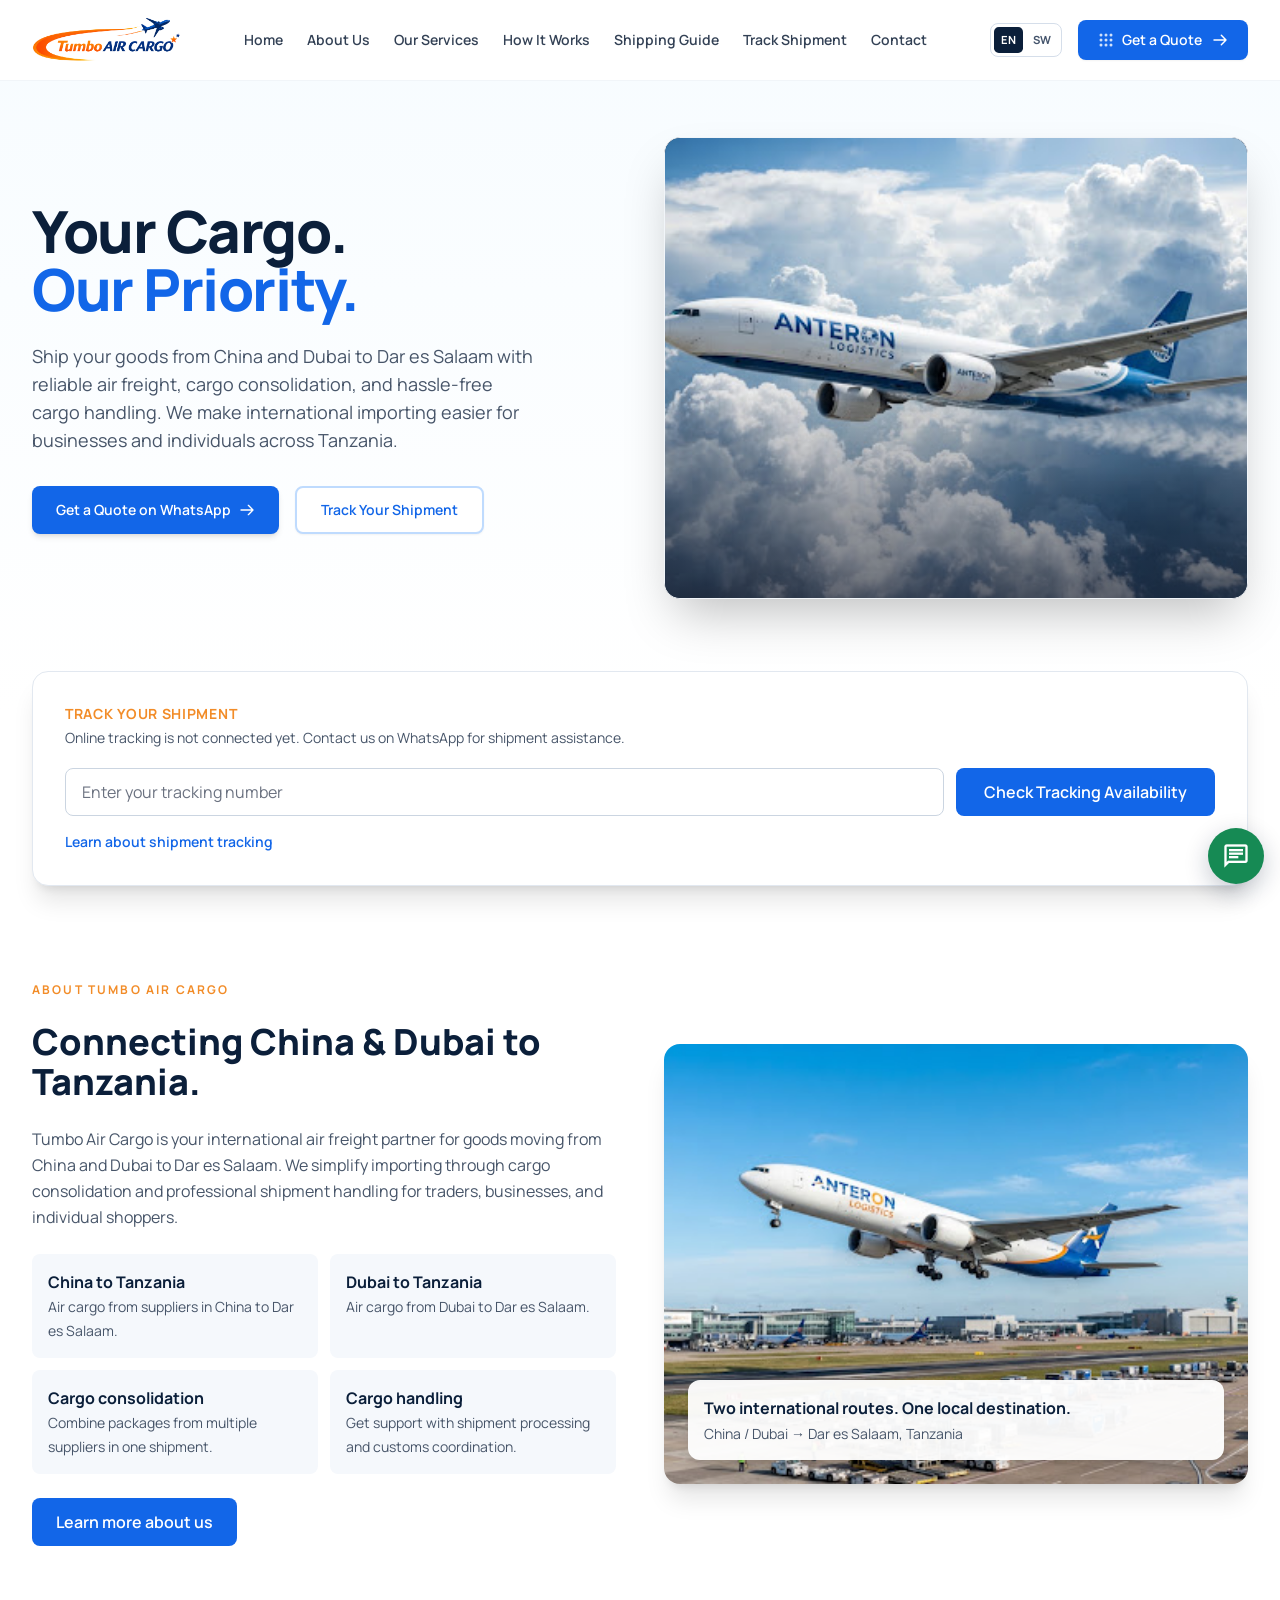
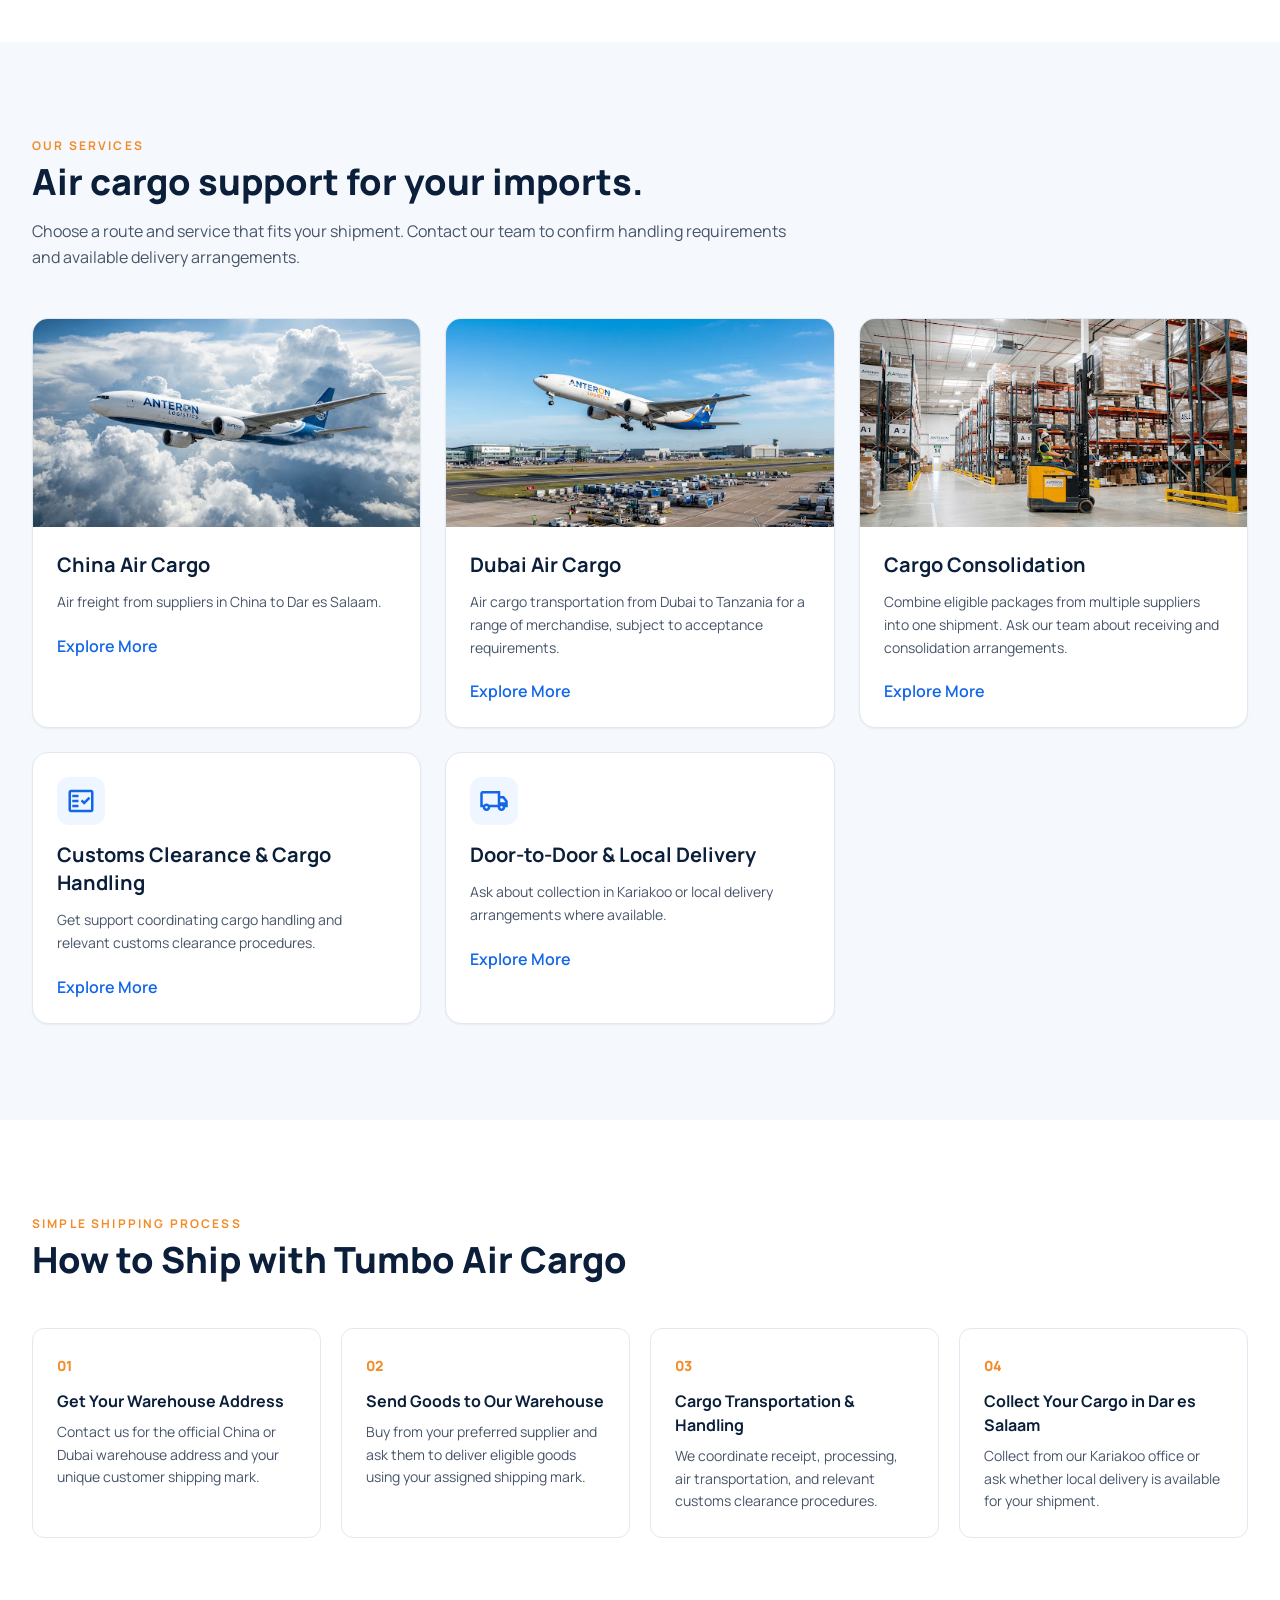
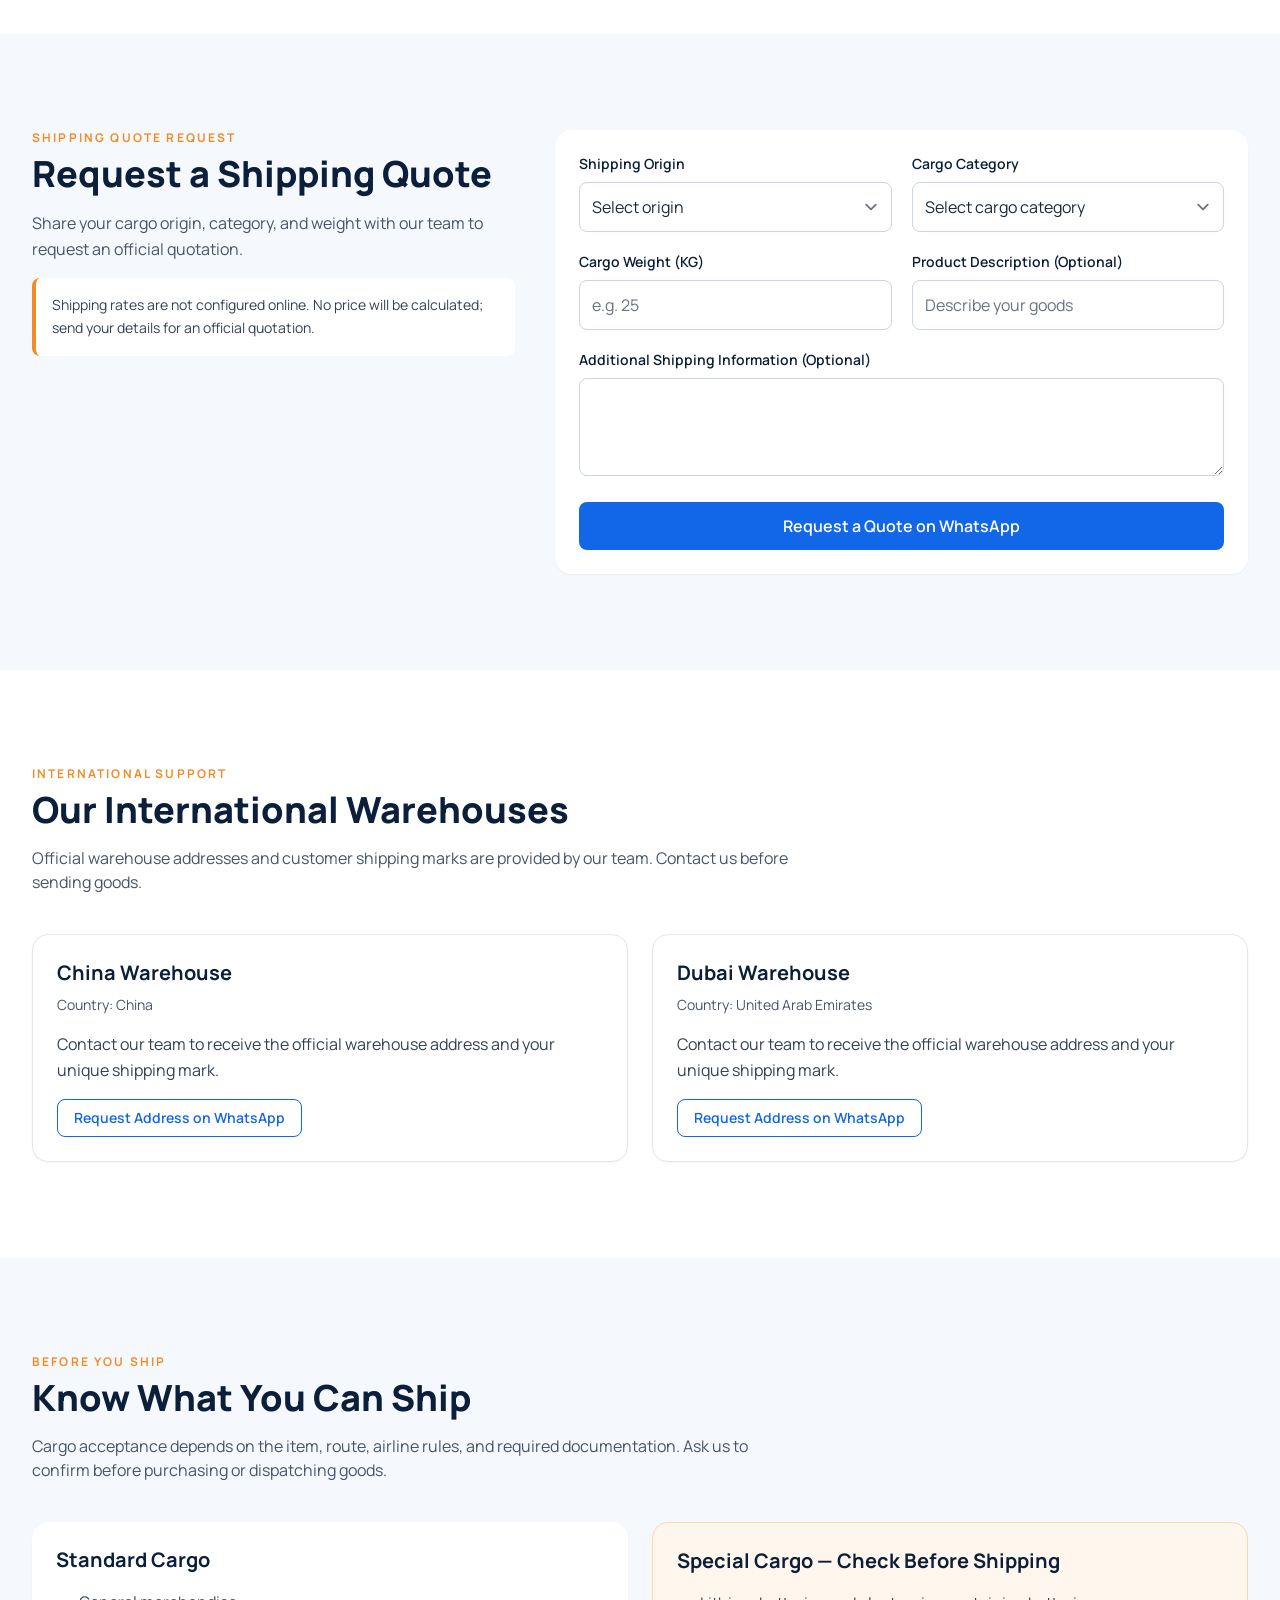
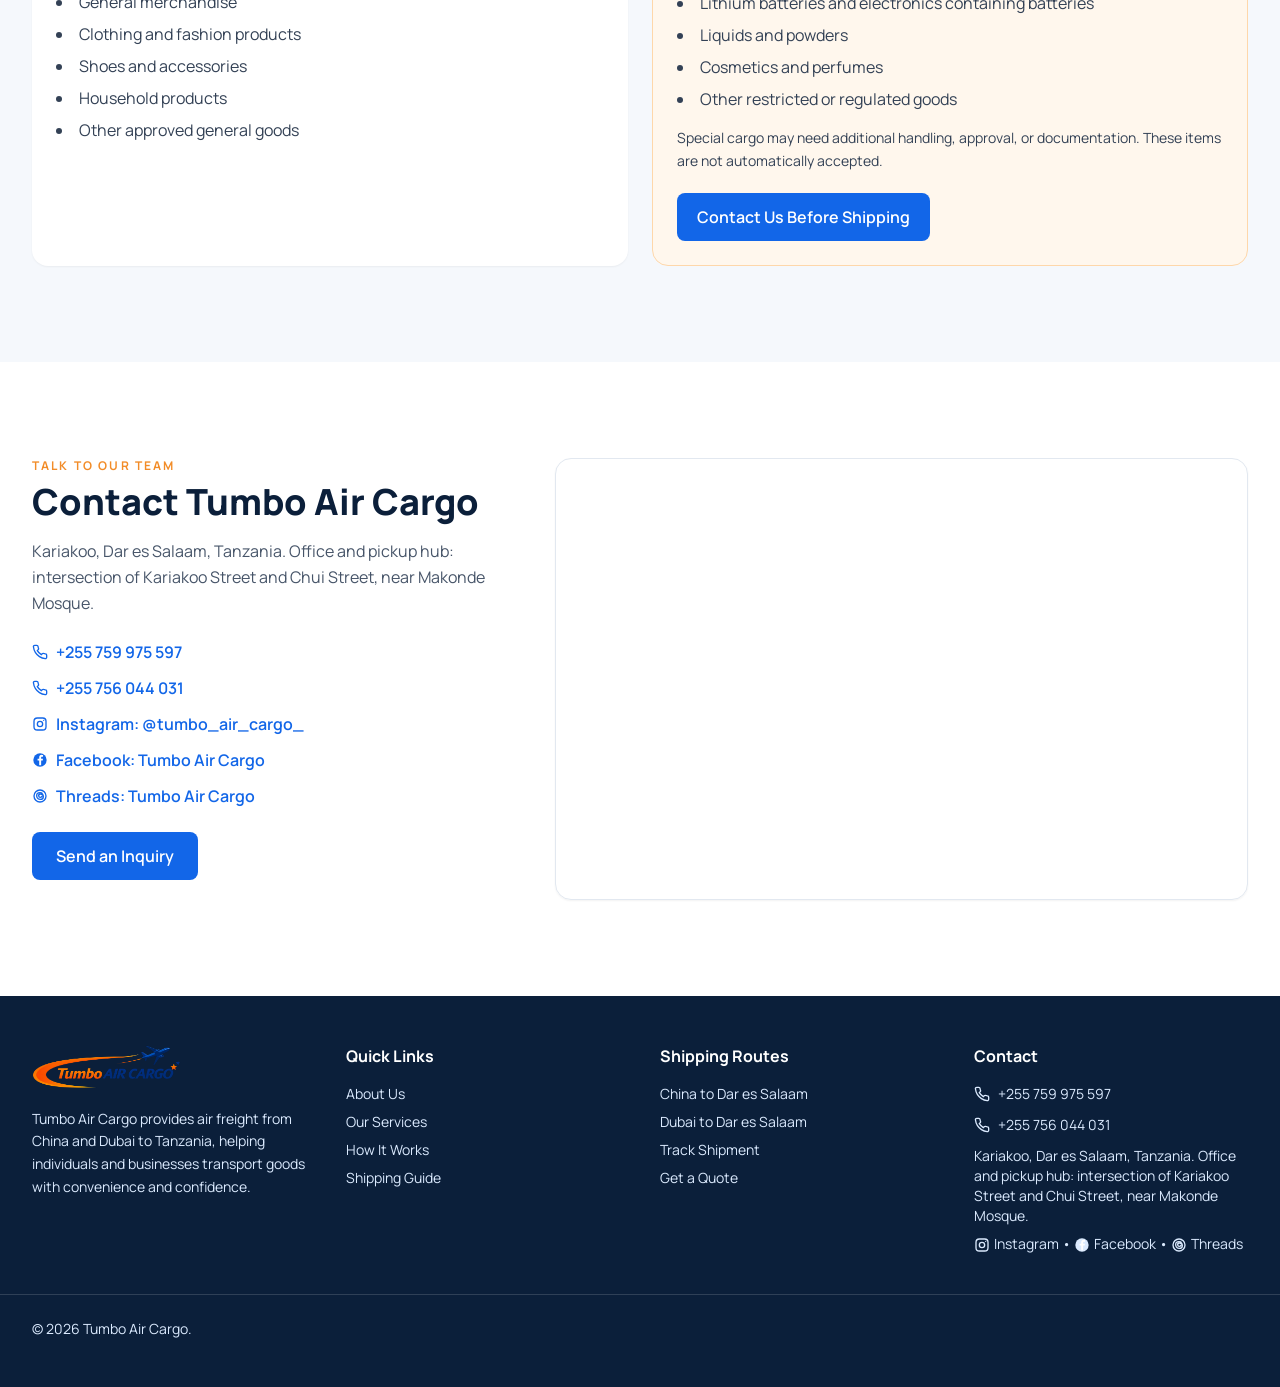
<file: index.html>
<!doctype html>

<html lang="en">
  <head>
    <meta charset="utf-8" />
    <meta content="width=device-width, initial-scale=1.0" name="viewport" />
    <title data-i18n="meta.homeTitle">
      Tumbo Air Cargo | Fast Air Cargo from China &amp; Dubai to Tanzania
    </title>
    <meta
      name="description"
      data-i18n-content="meta.homeDescription"
      content="Tumbo Air Cargo helps individuals and businesses ship goods from China and Dubai to Dar es Salaam through air freight, cargo consolidation, and shipment handling."
    />
    <!-- Google Fonts -->
    <!-- Tailwind CSS v3 CDN -->
    <link href="assets/css/site-fonts.css" rel="stylesheet" />
    <link href="assets/css/site.css" rel="stylesheet" />
    <script src="assets/js/tailwindcss-plugins.js"></script>
    <script>
      tailwind.config = {
        theme: {
          extend: {
            colors: {
              brand: {
                blue: "#1266E8",
                dark: "#0B1F3A",
                accentOrange: "#F28C28",
                lightBg: "#F8FAFC",
                skyBorder: "#E2E8F0",
              },
            },
            fontFamily: {
              sans: ["Manrope", "sans-serif"],
            },
          },
        },
      };
    </script>
    <!-- Custom Layout Styles -->
    <style data-purpose="typography">
      body {
        font-family: "Manrope", sans-serif;
        color: #334155;
        background-color: #ffffff;
        overflow-x: hidden;
      }
    </style>
    <style data-purpose="decorations">
      .accent-bar {
        display: inline-block;
        width: 20px;
        height: 3px;
        background-color: #f28c28;
        vertical-align: middle;
        margin-right: 8px;
        border-radius: 2px;
      }
      .accent-bar-white {
        display: inline-block;
        width: 20px;
        height: 3px;
        background-color: #f28c28;
        vertical-align: middle;
        margin-right: 8px;
        border-radius: 2px;
      }
    </style>
  </head>
  <body
    class="bg-white text-slate-800 antialiased selection:bg-blue-600 selection:text-white"
  >
    <!-- BEGIN: NavigationHeader -->
    <header class="w-full bg-white border-b border-slate-100 sticky top-0 z-50">
      <div
        class="max-w-7xl mx-auto px-4 sm:px-6 lg:px-8 h-20 flex items-center justify-between"
      >
        <!-- Brand Logo -->
        <a
          aria-label="Tumbo Air Cargo Homepage"
          data-i18n-aria="nav.home"
          class="flex items-center"
          href="#home"
        >
          <img
            alt="Tumbo Air Cargo"
            class="h-12 w-auto max-w-[180px] object-contain"
            src="assets/images/tumbo-air-cargo-logo.png"
          />
        </a>
        <!-- Desktop Navigation Links -->
        <nav
          class="hidden xl:flex items-center space-x-6 text-sm font-semibold text-slate-700"
        >
          <a
            class="hover:text-blue-600 transition-colors"
            data-i18n="nav.home"
            href="#home"
            >Home</a
          >
          <a
            class="hover:text-blue-600 transition-colors"
            data-i18n="nav.about"
            href="#about"
            >About Us</a
          >
          <a
            class="hover:text-blue-600 transition-colors"
            data-i18n="nav.services"
            href="#services"
            >Our Services</a
          >
          <a
            class="hover:text-blue-600 transition-colors"
            data-i18n="nav.process"
            href="#how-it-works"
            >How It Works</a
          >
          <a
            class="hover:text-blue-600 transition-colors"
            data-i18n="nav.guide"
            href="#shipping-guide"
            >Shipping Guide</a
          >
          <a
            class="hover:text-blue-600 transition-colors"
            data-i18n="nav.tracking"
            href="pages/tracking.html"
            >Track Shipment</a
          >
          <a
            class="hover:text-blue-600 transition-colors"
            data-i18n="nav.contact"
            href="#contact"
            >Contact</a
          >
        </nav>
        <!-- Action Button & Hamburger -->
        <div class="flex items-center gap-4">
          <a
            class="hidden sm:inline-flex items-center gap-2 bg-[#1266E8] hover:bg-blue-700 text-white font-semibold text-sm px-5 py-2.5 rounded-lg shadow-sm transition-all"
            href="pages/quote.html"
          >
            <svg class="w-4 h-4 fill-current opacity-80" viewbox="0 0 16 16">
              <circle cx="3" cy="3" r="1.5"></circle>
              <circle cx="8" cy="3" r="1.5"></circle>
              <circle cx="13" cy="3" r="1.5"></circle>
              <circle cx="3" cy="8" r="1.5"></circle>
              <circle cx="8" cy="8" r="1.5"></circle>
              <circle cx="13" cy="8" r="1.5"></circle>
              <circle cx="3" cy="13" r="1.5"></circle>
              <circle cx="8" cy="13" r="1.5"></circle>
              <circle cx="13" cy="13" r="1.5"></circle>
            </svg>
            <span data-i18n="nav.quote">Get a Quote</span>
            <svg
              class="w-4 h-4 ml-0.5"
              fill="none"
              stroke="currentColor"
              viewbox="0 0 24 24"
            >
              <path
                d="M14 5l7 7m0 0l-7 7m7-7H3"
                stroke-linecap="round"
                stroke-linejoin="round"
                stroke-width="2.2"
              ></path>
            </svg>
          </a>
          <!-- Mobile Menu Trigger -->
          <button
            aria-label="Open navigation menu"
            class="p-2 text-slate-700 hover:text-blue-600 rounded-md focus:outline-none xl:hidden"
            type="button"
          >
            <svg
              class="w-6 h-6"
              fill="none"
              stroke="currentColor"
              viewbox="0 0 24 24"
            >
              <path
                d="M4 6h16M4 12h16M4 18h16"
                stroke-linecap="round"
                stroke-linejoin="round"
                stroke-width="2"
              ></path>
            </svg>
          </button>
        </div>
      </div>
    </header>
    <!-- END: NavigationHeader -->
    <!-- BEGIN: HeroSection -->
    <section
      class="relative pt-10 pb-16 lg:pt-14 lg:pb-28 bg-gradient-to-b from-sky-50/50 to-white overflow-hidden"
      id="home"
    >
      <div class="max-w-7xl mx-auto px-4 sm:px-6 lg:px-8">
        <div class="grid grid-cols-1 lg:grid-cols-12 gap-12 items-center">
          <!-- Left Hero Copy -->
          <div class="lg:col-span-6 space-y-6">
            <h1
              class="text-4xl sm:text-5xl lg:text-[58px] font-extrabold tracking-tight leading-[1.1] text-[#0B1F3A]"
            >
              <span data-i18n="hero.titleFirst">Your Cargo.</span><br />
              <span class="text-[#1266E8]" data-i18n="hero.titleSecond"
                >Our Priority.</span
              >
            </h1>
            <p
              class="text-base sm:text-lg text-slate-600 font-normal max-w-lg leading-relaxed"
            >
              <span data-i18n="hero.description"
                >Ship your goods from China and Dubai to Dar es Salaam with
                reliable air freight, cargo consolidation, and hassle-free cargo
                handling. We make international importing easier for businesses
                and individuals across Tanzania.</span
              >
            </p>
            <div class="flex flex-wrap items-center gap-4 pt-2">
              <a
                class="inline-flex items-center gap-2 bg-[#1266E8] hover:bg-blue-700 text-white font-semibold text-sm px-6 py-3.5 rounded-lg shadow-md hover:shadow-lg transition"
                data-whatsapp-message="whatsapp.quoteRequest"
                href="https://wa.me/255759975597"
                rel="noopener noreferrer"
                target="_blank"
              >
                <span data-i18n="hero.quote">Get a Quote on WhatsApp</span>
                <svg
                  class="w-4 h-4"
                  fill="none"
                  stroke="currentColor"
                  viewbox="0 0 24 24"
                >
                  <path
                    d="M14 5l7 7m0 0l-7 7m7-7H3"
                    stroke-linecap="round"
                    stroke-linejoin="round"
                    stroke-width="2"
                  ></path>
                </svg>
              </a>
              <a
                class="inline-flex items-center justify-center border-2 border-blue-200 bg-white hover:border-blue-400 text-[#1266E8] font-semibold text-sm px-6 py-3 rounded-lg transition shadow-sm"
                href="pages/tracking.html"
              >
                <span data-i18n="hero.track">Track Your Shipment</span>
              </a>
            </div>
          </div>
          <!-- Right Hero Visual Collage -->
          <div class="lg:col-span-6 relative">
            <div
              class="relative w-full rounded-2xl overflow-hidden shadow-2xl bg-slate-900 border border-slate-100 group"
            >
              <!-- Air cargo photography -->
              <img
                alt="Cargo aircraft prepared for international air freight"
                class="w-full h-[380px] sm:h-[460px] object-cover object-center transform group-hover:scale-105 transition-transform duration-700"
                src="assets/images/service-cargo-aircraft.jpg"
              />
              <div
                class="absolute inset-0 bg-gradient-to-t from-slate-900/60 via-transparent to-transparent"
              ></div>
            </div>
          </div>
        </div>
      </div>
    </section>
    <!-- END: HeroSection -->
    <!-- BEGIN: TrackingWidgetSection -->
    <section
      class="relative z-20 mx-auto -mt-10 max-w-7xl px-4 sm:px-6 lg:px-8"
      id="tracking"
    >
      <div
        class="rounded-2xl border border-slate-200 bg-white p-6 shadow-xl lg:p-8"
      >
        <div class="mb-5">
          <p
            class="text-sm font-bold uppercase tracking-wider text-[#F28C28]"
            data-i18n="tracking.title"
          >
            Track Your Shipment
          </p>
          <p
            class="mt-1 text-sm text-slate-600"
            data-i18n="tracking.description"
          >
            Stay updated on the movement of your cargo.
          </p>
        </div>
        <form class="flex flex-col gap-3 sm:flex-row" data-tracking-form>
          <label
            class="sr-only"
            for="home-tracking-number"
            data-i18n="tracking.inputLabel"
            >Tracking Number</label
          >
          <input
            class="min-h-12 flex-1 rounded-lg border border-slate-300 px-4 text-slate-900 focus:border-[#1266E8] focus:outline-none focus:ring-2 focus:ring-blue-100"
            data-i18n-placeholder="tracking.pagePlaceholder"
            id="home-tracking-number"
            name="tracking-number"
            placeholder="Enter your tracking number"
            required
            type="text"
          />
          <button
            class="min-h-12 rounded-lg bg-[#1266E8] px-7 font-semibold text-white hover:bg-[#0B1F3A]"
            data-i18n="tracking.button"
            type="submit"
          >
            Check Tracking Availability
          </button>
        </form>
        <p
          aria-live="polite"
          class="mt-4 hidden"
          data-tracking-status
          tabindex="-1"
        ></p>
        <a
          class="mt-4 inline-flex text-sm font-semibold text-[#1266E8] hover:underline"
          data-i18n="tracking.more"
          href="pages/tracking.html"
          >Learn about shipment tracking</a
        >
      </div>
    </section>
    <!-- END: TrackingWidgetSection -->
    <!-- BEGIN: AboutSection -->
    <section class="bg-white py-20 lg:py-24" id="about">
      <div
        class="mx-auto grid max-w-7xl grid-cols-1 items-center gap-12 px-4 sm:px-6 lg:grid-cols-12 lg:px-8"
      >
        <div class="space-y-6 lg:col-span-6">
          <p
            class="text-xs font-bold uppercase tracking-[0.18em] text-[#F28C28]"
            data-i18n="about.eyebrow"
          >
            About Tumbo Air Cargo
          </p>
          <h2
            class="text-3xl font-extrabold leading-tight text-[#0B1F3A] sm:text-4xl"
            data-i18n="about.heading"
          >
            Connecting China &amp; Dubai to Tanzania.
          </h2>
          <p
            class="max-w-2xl leading-relaxed text-slate-600"
            data-i18n="about.description"
          >
            Tumbo Air Cargo is your international air freight partner for goods
            moving from China and Dubai to Dar es Salaam. We simplify importing
            through cargo consolidation and professional shipment handling for
            traders, businesses, and individual shoppers.
          </p>
          <ul class="grid gap-3 sm:grid-cols-2">
            <li class="rounded-lg bg-[#F5F8FC] p-4">
              <strong
                class="block text-[#0B1F3A]"
                data-i18n="about.routeChinaTitle"
                >China to Tanzania</strong
              ><span
                class="text-sm text-slate-600"
                data-i18n="about.routeChinaDescription"
                >Air cargo from suppliers in China to Dar es Salaam.</span
              >
            </li>
            <li class="rounded-lg bg-[#F5F8FC] p-4">
              <strong
                class="block text-[#0B1F3A]"
                data-i18n="about.routeDubaiTitle"
                >Dubai to Tanzania</strong
              ><span
                class="text-sm text-slate-600"
                data-i18n="about.routeDubaiDescription"
                >Air cargo from Dubai to Dar es Salaam.</span
              >
            </li>
            <li class="rounded-lg bg-[#F5F8FC] p-4">
              <strong
                class="block text-[#0B1F3A]"
                data-i18n="about.consolidationTitle"
                >Cargo consolidation</strong
              ><span
                class="text-sm text-slate-600"
                data-i18n="about.consolidationDescription"
                >Combine packages from multiple suppliers in one shipment.</span
              >
            </li>
            <li class="rounded-lg bg-[#F5F8FC] p-4">
              <strong
                class="block text-[#0B1F3A]"
                data-i18n="about.handlingTitle"
                >Cargo handling</strong
              ><span
                class="text-sm text-slate-600"
                data-i18n="about.handlingDescription"
                >Get support with shipment processing and customs
                coordination.</span
              >
            </li>
          </ul>
          <a
            class="inline-flex items-center gap-2 rounded-lg bg-[#1266E8] px-6 py-3 font-semibold text-white hover:bg-[#0B1F3A]"
            data-i18n="about.cta"
            href="pages/about-us.html"
            >Learn more about us</a
          >
        </div>
        <div class="relative lg:col-span-6">
          <img
            alt="Air cargo aircraft for international freight"
            class="h-[320px] w-full rounded-2xl object-cover shadow-xl sm:h-[440px]"
            loading="lazy"
            src="assets/images/about-cargo-aircraft.jpg"
          />
          <div
            class="absolute bottom-4 left-4 right-4 rounded-xl bg-white/95 p-4 shadow-lg sm:bottom-6 sm:left-6 sm:right-6"
          >
            <p class="font-bold text-[#0B1F3A]" data-i18n="about.routeCaption">
              Two international routes. One local destination.
            </p>
            <p class="mt-1 text-sm text-slate-600">
              China / Dubai &rarr; Dar es Salaam, Tanzania
            </p>
          </div>
        </div>
      </div>
    </section>
    <!-- END: AboutSection -->
    <!-- BEGIN: FreightSolutionsSection -->
    <section class="bg-[#F5F8FC] py-20 lg:py-24" id="services">
      <div class="mx-auto max-w-7xl px-4 sm:px-6 lg:px-8">
        <div class="mb-12 max-w-3xl">
          <p
            class="text-xs font-bold uppercase tracking-[0.18em] text-[#F28C28]"
            data-i18n="services.eyebrow"
          >
            Our Services
          </p>
          <h2
            class="mt-2 text-3xl font-extrabold text-[#0B1F3A] sm:text-4xl"
            data-i18n="services.heading"
          >
            Air cargo support for your imports.
          </h2>
          <p
            class="mt-4 leading-relaxed text-slate-600"
            data-i18n="services.intro"
          >
            Choose a route and service that fits your shipment. Contact our team
            to confirm handling requirements and available delivery
            arrangements.
          </p>
        </div>
        <div class="grid gap-6 md:grid-cols-2 lg:grid-cols-3">
          <article
            class="overflow-hidden rounded-2xl border border-slate-200 bg-white shadow-sm"
          >
            <img
              alt="Air cargo aircraft"
              class="h-52 w-full object-cover"
              loading="lazy"
              src="assets/images/service-cargo-aircraft.jpg"
            />
            <div class="p-6">
              <h3
                class="text-xl font-bold text-[#0B1F3A]"
                data-i18n="service.china.title"
              >
                China Air Cargo
              </h3>
              <p
                class="mt-3 text-sm leading-relaxed text-slate-600"
                data-i18n="service.china.description"
              >
                Air freight from suppliers in China to Dar es Salaam.
              </p>
              <a
                class="mt-5 inline-flex font-semibold text-[#1266E8] hover:underline"
                data-i18n="services.explore"
                href="pages/services.html#china-air-cargo"
                >Explore More</a
              >
            </div>
          </article>
          <article
            class="overflow-hidden rounded-2xl border border-slate-200 bg-white shadow-sm"
          >
            <img
              alt="Cargo aircraft in flight"
              class="h-52 w-full object-cover"
              loading="lazy"
              src="assets/images/about-cargo-aircraft.jpg"
            />
            <div class="p-6">
              <h3
                class="text-xl font-bold text-[#0B1F3A]"
                data-i18n="service.dubai.title"
              >
                Dubai Air Cargo
              </h3>
              <p
                class="mt-3 text-sm leading-relaxed text-slate-600"
                data-i18n="service.dubai.description"
              >
                Air cargo transportation from Dubai to Tanzania for a range of
                merchandise, subject to acceptance requirements.
              </p>
              <a
                class="mt-5 inline-flex font-semibold text-[#1266E8] hover:underline"
                data-i18n="services.explore"
                href="pages/services.html#dubai-air-cargo"
                >Explore More</a
              >
            </div>
          </article>
          <article
            class="overflow-hidden rounded-2xl border border-slate-200 bg-white shadow-sm"
          >
            <img
              alt="Cargo packages prepared for shipment"
              class="h-52 w-full object-cover"
              loading="lazy"
              src="assets/images/service-warehouse.jpg"
            />
            <div class="p-6">
              <h3
                class="text-xl font-bold text-[#0B1F3A]"
                data-i18n="service.consolidation.title"
              >
                Cargo Consolidation
              </h3>
              <p
                class="mt-3 text-sm leading-relaxed text-slate-600"
                data-i18n="service.consolidation.description"
              >
                Combine eligible packages from multiple suppliers into one
                shipment. Ask our team about receiving and consolidation
                arrangements.
              </p>
              <a
                class="mt-5 inline-flex font-semibold text-[#1266E8] hover:underline"
                data-i18n="services.explore"
                href="pages/services.html#cargo-consolidation"
                >Explore More</a
              >
            </div>
          </article>
          <article
            class="rounded-2xl border border-slate-200 bg-white p-6 shadow-sm"
          >
            <div
              class="mb-4 flex h-12 w-12 items-center justify-center rounded-xl bg-blue-50 text-[#1266E8]"
            >
              <span
                aria-hidden="true"
                class="material-symbols-outlined text-3xl"
                >fact_check</span
              >
            </div>
            <h3
              class="text-xl font-bold text-[#0B1F3A]"
              data-i18n="service.customs.title"
            >
              Customs Clearance &amp; Cargo Handling
            </h3>
            <p
              class="mt-3 text-sm leading-relaxed text-slate-600"
              data-i18n="service.customs.description"
            >
              Get support coordinating cargo handling and relevant customs
              clearance procedures.
            </p>
            <a
              class="mt-5 inline-flex font-semibold text-[#1266E8] hover:underline"
              data-i18n="services.explore"
              href="pages/services.html#customs-handling"
              >Explore More</a
            >
          </article>
          <article
            class="rounded-2xl border border-slate-200 bg-white p-6 shadow-sm"
          >
            <div
              class="mb-4 flex h-12 w-12 items-center justify-center rounded-xl bg-blue-50 text-[#1266E8]"
            >
              <span
                aria-hidden="true"
                class="material-symbols-outlined text-3xl"
                >local_shipping</span
              >
            </div>
            <h3
              class="text-xl font-bold text-[#0B1F3A]"
              data-i18n="service.delivery.title"
            >
              Door-to-Door &amp; Local Delivery
            </h3>
            <p
              class="mt-3 text-sm leading-relaxed text-slate-600"
              data-i18n="service.delivery.description"
            >
              Ask about collection in Kariakoo or local delivery arrangements
              where available.
            </p>
            <a
              class="mt-5 inline-flex font-semibold text-[#1266E8] hover:underline"
              data-i18n="services.explore"
              href="pages/services.html#local-delivery"
              >Explore More</a
            >
          </article>
        </div>
      </div>
    </section>
    <!-- END: FreightSolutionsSection -->
    <section class="bg-white py-20 lg:py-24" id="how-it-works">
      <div class="mx-auto max-w-7xl px-4 sm:px-6 lg:px-8">
        <div class="mb-12 max-w-2xl">
          <p
            class="text-xs font-bold uppercase tracking-[0.18em] text-[#F28C28]"
            data-i18n="process.eyebrow"
          >
            Simple shipping process
          </p>
          <h2
            class="mt-2 text-3xl font-extrabold text-[#0B1F3A] sm:text-4xl"
            data-i18n="process.heading"
          >
            How to Ship with Tumbo Air Cargo
          </h2>
        </div>
        <ol class="grid gap-5 md:grid-cols-2 lg:grid-cols-4">
          <li class="rounded-xl border border-slate-200 bg-white p-6">
            <span class="text-sm font-extrabold text-[#F28C28]">01</span>
            <h3
              class="mt-3 font-bold text-[#0B1F3A]"
              data-i18n="process.step1.title"
            >
              Get Your Warehouse Address
            </h3>
            <p
              class="mt-2 text-sm leading-relaxed text-slate-600"
              data-i18n="process.step1.body"
            >
              Contact us for the official China or Dubai warehouse address and
              your unique customer shipping mark.
            </p>
          </li>
          <li class="rounded-xl border border-slate-200 bg-white p-6">
            <span class="text-sm font-extrabold text-[#F28C28]">02</span>
            <h3
              class="mt-3 font-bold text-[#0B1F3A]"
              data-i18n="process.step2.title"
            >
              Send Goods to Our Warehouse
            </h3>
            <p
              class="mt-2 text-sm leading-relaxed text-slate-600"
              data-i18n="process.step2.body"
            >
              Buy from your preferred supplier and ask them to deliver eligible
              goods using your assigned shipping mark.
            </p>
          </li>
          <li class="rounded-xl border border-slate-200 bg-white p-6">
            <span class="text-sm font-extrabold text-[#F28C28]">03</span>
            <h3
              class="mt-3 font-bold text-[#0B1F3A]"
              data-i18n="process.step3.title"
            >
              Cargo Transportation &amp; Handling
            </h3>
            <p
              class="mt-2 text-sm leading-relaxed text-slate-600"
              data-i18n="process.step3.body"
            >
              We coordinate receipt, processing, air transportation, and
              relevant customs clearance procedures.
            </p>
          </li>
          <li class="rounded-xl border border-slate-200 bg-white p-6">
            <span class="text-sm font-extrabold text-[#F28C28]">04</span>
            <h3
              class="mt-3 font-bold text-[#0B1F3A]"
              data-i18n="process.step4.title"
            >
              Collect Your Cargo in Dar es Salaam
            </h3>
            <p
              class="mt-2 text-sm leading-relaxed text-slate-600"
              data-i18n="process.step4.body"
            >
              Collect from our Kariakoo office or ask whether local delivery is
              available for your shipment.
            </p>
          </li>
        </ol>
      </div>
    </section>
    <section class="bg-[#F5F8FC] py-20 lg:py-24" id="calculator">
      <div
        class="mx-auto grid max-w-7xl gap-10 px-4 sm:px-6 lg:grid-cols-12 lg:px-8"
      >
        <div class="lg:col-span-5">
          <p
            class="text-xs font-bold uppercase tracking-[0.18em] text-[#F28C28]"
            data-i18n="calculator.eyebrow"
          >
            Shipping quote request
          </p>
          <h2
            class="mt-2 text-3xl font-extrabold text-[#0B1F3A] sm:text-4xl"
            data-i18n="calculator.heading"
          >
            Request a Shipping Quote
          </h2>
          <p
            class="mt-4 leading-relaxed text-slate-600"
            data-i18n="calculator.description"
          >
            Get an estimate request ready using your cargo origin, category, and
            weight. Final rates depend on the shipment details and handling
            requirements.
          </p>
          <p
            class="mt-4 rounded-lg border-l-4 border-[#F28C28] bg-white p-4 text-sm leading-relaxed text-slate-700"
            data-i18n="calculator.notice"
          >
            Shipping rates are not configured online. No price will be
            calculated; send your details for an official quotation.
          </p>
        </div>
        <form
          class="grid gap-5 rounded-2xl bg-white p-6 shadow-sm sm:grid-cols-2 lg:col-span-7"
          id="quote-calculator"
        >
          <div>
            <label
              class="mb-2 block text-sm font-semibold text-[#0B1F3A]"
              data-i18n="calculator.originLabel"
              for="calculator-origin"
              >Shipping Origin</label
            ><select
              class="w-full rounded-lg border border-slate-300 px-3 py-3"
              id="calculator-origin"
              name="origin"
              required
            >
              <option data-i18n="form.selectOrigin" disabled selected value="">
                Select origin
              </option>
              <option data-i18n="option.china" value="China">China</option>
              <option data-i18n="option.dubai" value="Dubai">Dubai</option>
            </select>
          </div>
          <div>
            <label
              class="mb-2 block text-sm font-semibold text-[#0B1F3A]"
              data-i18n="calculator.categoryLabel"
              for="calculator-category"
              >Cargo Category</label
            ><select
              class="w-full rounded-lg border border-slate-300 px-3 py-3"
              id="calculator-category"
              name="category"
              required
            >
              <option
                data-i18n="form.selectCategory"
                disabled
                selected
                value=""
              >
                Select cargo category
              </option>
              <option data-i18n="option.normal" value="Normal Goods">
                Normal Goods
              </option>
              <option data-i18n="option.electronics" value="Electronics">
                Electronics
              </option>
              <option data-i18n="option.batteries" value="Lithium Batteries">
                Lithium Batteries
              </option>
              <option data-i18n="option.liquids" value="Liquids">
                Liquids
              </option>
              <option data-i18n="option.cosmetics" value="Cosmetics">
                Cosmetics
              </option>
              <option data-i18n="option.special" value="Other Special Goods">
                Other Special Goods
              </option>
            </select>
          </div>
          <div>
            <label
              class="mb-2 block text-sm font-semibold text-[#0B1F3A]"
              data-i18n="calculator.weightLabel"
              for="calculator-weight"
              >Cargo Weight (KG)</label
            ><input
              class="w-full rounded-lg border border-slate-300 px-3 py-3"
              data-i18n-placeholder="calculator.weightPlaceholder"
              id="calculator-weight"
              min="0.1"
              name="weight"
              placeholder="e.g. 25"
              required
              step="0.1"
              type="number"
            />
          </div>
          <div>
            <label
              class="mb-2 block text-sm font-semibold text-[#0B1F3A]"
              data-i18n="calculator.descriptionLabel"
              for="calculator-description"
              >Product Description (Optional)</label
            ><input
              class="w-full rounded-lg border border-slate-300 px-3 py-3"
              data-i18n-placeholder="calculator.descriptionPlaceholder"
              id="calculator-description"
              name="description"
              placeholder="Describe your goods"
              type="text"
            />
          </div>
          <div class="sm:col-span-2">
            <label
              class="mb-2 block text-sm font-semibold text-[#0B1F3A]"
              data-i18n="calculator.detailsLabel"
              for="calculator-details"
              >Additional Shipping Information (Optional)</label
            ><textarea
              class="w-full rounded-lg border border-slate-300 px-3 py-3"
              id="calculator-details"
              name="details"
              rows="3"
            ></textarea>
          </div>
          <div class="sm:col-span-2">
            <button
              class="min-h-12 w-full rounded-lg bg-[#1266E8] px-5 font-semibold text-white hover:bg-[#0B1F3A]"
              data-i18n="calculator.calculate"
              type="submit"
            >
              Request a Quote on WhatsApp
            </button>
          </div>
        </form>
      </div>
    </section>
    <section class="bg-white py-20 lg:py-24" id="warehouses">
      <div class="mx-auto max-w-7xl px-4 sm:px-6 lg:px-8">
        <div class="mb-10">
          <p
            class="text-xs font-bold uppercase tracking-[0.18em] text-[#F28C28]"
            data-i18n="warehouse.eyebrow"
          >
            International support
          </p>
          <h2
            class="mt-2 text-3xl font-extrabold text-[#0B1F3A] sm:text-4xl"
            data-i18n="warehouse.heading"
          >
            Our International Warehouses
          </h2>
          <p class="mt-4 max-w-3xl text-slate-600" data-i18n="warehouse.intro">
            Official warehouse addresses and customer shipping marks are
            provided by our team. Contact us before sending goods.
          </p>
        </div>
        <div class="grid gap-6 md:grid-cols-2">
          <article class="rounded-2xl border border-slate-200 p-6 shadow-sm">
            <h3
              class="text-xl font-bold text-[#0B1F3A]"
              data-i18n="warehouse.china.title"
            >
              China Warehouse
            </h3>
            <p
              class="mt-2 text-sm text-slate-600"
              data-i18n="warehouse.countryChina"
            >
              Country: China
            </p>
            <p
              class="mt-4 leading-relaxed text-slate-700"
              data-i18n="warehouse.addressUnavailable"
            >
              Contact our team to receive the official warehouse address and
              your unique shipping mark.
            </p>
            <a
              class="mt-4 inline-flex rounded-lg border border-[#1266E8] px-4 py-2 text-sm font-semibold text-[#1266E8] hover:bg-blue-50"
              data-i18n="warehouse.requestAddress"
              data-whatsapp-message="whatsapp.requestAddressChina"
              href="https://wa.me/255759975597"
              rel="noopener noreferrer"
              target="_blank"
              >Request Address on WhatsApp</a
            >
          </article>
          <article class="rounded-2xl border border-slate-200 p-6 shadow-sm">
            <h3
              class="text-xl font-bold text-[#0B1F3A]"
              data-i18n="warehouse.dubai.title"
            >
              Dubai Warehouse
            </h3>
            <p
              class="mt-2 text-sm text-slate-600"
              data-i18n="warehouse.countryDubai"
            >
              Country: United Arab Emirates
            </p>
            <p
              class="mt-4 leading-relaxed text-slate-700"
              data-i18n="warehouse.addressUnavailable"
            >
              Contact our team to receive the official warehouse address and
              your unique shipping mark.
            </p>
            <a
              class="mt-4 inline-flex rounded-lg border border-[#1266E8] px-4 py-2 text-sm font-semibold text-[#1266E8] hover:bg-blue-50"
              data-i18n="warehouse.requestAddress"
              data-whatsapp-message="whatsapp.requestAddressDubai"
              href="https://wa.me/255759975597"
              rel="noopener noreferrer"
              target="_blank"
              >Request Address on WhatsApp</a
            >
          </article>
        </div>
      </div>
    </section>
    <section class="bg-[#F5F8FC] py-20 lg:py-24" id="shipping-guide">
      <div class="mx-auto max-w-7xl px-4 sm:px-6 lg:px-8">
        <div class="mb-10">
          <p
            class="text-xs font-bold uppercase tracking-[0.18em] text-[#F28C28]"
            data-i18n="guide.eyebrow"
          >
            Before you ship
          </p>
          <h2
            class="mt-2 text-3xl font-extrabold text-[#0B1F3A] sm:text-4xl"
            data-i18n="guide.heading"
          >
            Know What You Can Ship
          </h2>
          <p class="mt-4 max-w-3xl text-slate-600" data-i18n="guide.intro">
            Cargo acceptance depends on the item, route, airline rules, and
            required documentation. Ask us to confirm before purchasing or
            dispatching goods.
          </p>
        </div>
        <div class="grid gap-6 md:grid-cols-2">
          <article class="rounded-2xl bg-white p-6 shadow-sm">
            <h3
              class="text-xl font-bold text-[#0B1F3A]"
              data-i18n="guide.standard.title"
            >
              Standard Cargo
            </h3>
            <ul class="mt-4 list-inside list-disc space-y-2 text-slate-700">
              <li data-i18n="guide.standard.item1">General merchandise</li>
              <li data-i18n="guide.standard.item2">
                Clothing and fashion products
              </li>
              <li data-i18n="guide.standard.item3">Shoes and accessories</li>
              <li data-i18n="guide.standard.item4">Household products</li>
              <li data-i18n="guide.standard.item5">
                Other approved general goods
              </li>
            </ul>
          </article>
          <article
            class="rounded-2xl border border-orange-200 bg-orange-50 p-6"
          >
            <h3
              class="text-xl font-bold text-[#0B1F3A]"
              data-i18n="guide.special.title"
            >
              Special Cargo &mdash; Check Before Shipping
            </h3>
            <ul class="mt-4 list-inside list-disc space-y-2 text-slate-700">
              <li data-i18n="guide.special.item1">
                Lithium batteries and electronics containing batteries
              </li>
              <li data-i18n="guide.special.item2">Liquids and powders</li>
              <li data-i18n="guide.special.item3">Cosmetics and perfumes</li>
              <li data-i18n="guide.special.item4">
                Other restricted or regulated goods
              </li>
            </ul>
            <p
              class="mt-4 text-sm leading-relaxed text-slate-700"
              data-i18n="guide.special.note"
            >
              Special cargo may need additional handling, approval, or
              documentation. These items are not automatically accepted.
            </p>
            <a
              class="mt-5 inline-flex rounded-lg bg-[#1266E8] px-5 py-3 font-semibold text-white hover:bg-[#0B1F3A]"
              data-i18n="guide.special.cta"
              data-whatsapp-message="whatsapp.specialCargo"
              href="https://wa.me/255759975597"
              rel="noopener noreferrer"
              target="_blank"
              >Contact Us Before Shipping</a
            >
          </article>
        </div>
      </div>
    </section>
    <section class="bg-white py-20 lg:py-24" id="contact">
      <div
        class="mx-auto grid max-w-7xl gap-10 px-4 sm:px-6 lg:grid-cols-12 lg:px-8"
      >
        <div class="lg:col-span-5">
          <p
            class="text-xs font-bold uppercase tracking-[0.18em] text-[#F28C28]"
            data-i18n="contact.eyebrow"
          >
            Talk to our team
          </p>
          <h2
            class="mt-2 text-3xl font-extrabold text-[#0B1F3A] sm:text-4xl"
            data-i18n="contact.heading"
          >
            Contact Tumbo Air Cargo
          </h2>
          <p
            class="mt-4 leading-relaxed text-slate-600"
            data-i18n="contact.location"
          >
            Kariakoo, Dar es Salaam, Tanzania. Office and pickup hub:
            intersection of Kariakoo Street and Chui Street, near Makonde
            Mosque.
          </p>
          <div class="mt-6 flex flex-col gap-3">
            <a
              class="inline-flex items-center gap-2 font-semibold text-[#1266E8] hover:underline"
              href="tel:+255759975597"
              ><svg class="h-4 w-4 shrink-0" viewBox="0 0 24 24" fill="none" stroke="currentColor" stroke-width="2" aria-hidden="true"><path d="M22 16.92v3a2 2 0 0 1-2.18 2 19.79 19.79 0 0 1-8.63-3.07 19.5 19.5 0 0 1-6-6A19.79 19.79 0 0 1 2.12 4.18 2 2 0 0 1 4.11 2h3a2 2 0 0 1 2 1.72c.12.96.33 1.9.63 2.81a2 2 0 0 1-.45 2.11L8 9.91a16 16 0 0 0 6 6l1.27-1.27a2 2 0 0 1 2.11-.45c.91.3 1.85.51 2.81.63A2 2 0 0 1 22 16.92z"/></svg>+255 759 975 597</a
            ><a
              class="inline-flex items-center gap-2 font-semibold text-[#1266E8] hover:underline"
              href="tel:+255756044031"
              ><svg class="h-4 w-4 shrink-0" viewBox="0 0 24 24" fill="none" stroke="currentColor" stroke-width="2" aria-hidden="true"><path d="M22 16.92v3a2 2 0 0 1-2.18 2 19.79 19.79 0 0 1-8.63-3.07 19.5 19.5 0 0 1-6-6A19.79 19.79 0 0 1 2.12 4.18 2 2 0 0 1 4.11 2h3a2 2 0 0 1 2 1.72c.12.96.33 1.9.63 2.81a2 2 0 0 1-.45 2.11L8 9.91a16 16 0 0 0 6 6l1.27-1.27a2 2 0 0 1 2.11-.45c.91.3 1.85.51 2.81.63A2 2 0 0 1 22 16.92z"/></svg>+255 756 044 031</a
            ><a
              class="inline-flex items-center gap-2 font-semibold text-[#1266E8] hover:underline"
              href="https://www.instagram.com/tumbo_air_cargo_/"
              rel="noopener noreferrer"
              target="_blank"
              ><svg class="h-4 w-4 shrink-0" viewBox="0 0 24 24" fill="none" stroke="currentColor" stroke-width="2" aria-hidden="true"><rect x="3" y="3" width="18" height="18" rx="5"/><circle cx="12" cy="12" r="4"/><circle cx="17.5" cy="6.5" r="1" fill="currentColor" stroke="none"/></svg>Instagram: @tumbo_air_cargo_</a
            ><a
              class="inline-flex items-center gap-2 font-semibold text-[#1266E8] hover:underline"
              href="https://www.facebook.com/search/top?q=Tumbo%20Air%20Cargo"
              rel="noopener noreferrer"
              target="_blank"
              ><svg class="h-4 w-4 shrink-0" viewBox="0 0 24 24" fill="currentColor" aria-hidden="true"><circle cx="12" cy="12" r="10"/><path d="M13.7 20v-7.1h2.4l.36-2.77H13.7V8.32c0-.8.22-1.35 1.38-1.35h1.48V4.47A20 20 0 0 0 14.4 4c-2.14 0-3.61 1.31-3.61 3.72v2.4H8.35v2.77h2.44V20h2.91z" fill="white"/></svg>Facebook: Tumbo Air Cargo</a
            ><a
              class="inline-flex items-center gap-2 font-semibold text-[#1266E8] hover:underline"
              href="https://www.threads.net/search?q=Tumbo%20Air%20Cargo"
              rel="noopener noreferrer"
              target="_blank"
              ><svg class="h-4 w-4 shrink-0" viewBox="0 0 24 24" fill="none" stroke="currentColor" stroke-width="2" aria-hidden="true"><circle cx="12" cy="12" r="9"/><path d="M16 8.5c-1-1-2.3-1.5-4-1.5-2.8 0-5 1.8-5 4.5s2.2 5.5 5.5 5.5c2.8 0 4.5-1.7 4.5-4 0-2.5-2-4-4-4-1.8 0-3 1.1-3 2.5s1.1 2.5 2.5 2.5c1.5 0 2.5-.9 2.5-2.5"/></svg>Threads: Tumbo Air Cargo</a
            >
          </div>
          <a
            class="mt-6 inline-flex items-center gap-2 rounded-lg bg-[#1266E8] px-6 py-3 font-semibold text-white hover:bg-[#0B1F3A]"
            href="pages/contact-us.html"
            data-i18n="contact.formCta"
            ><svg class="h-4 w-4" viewBox="0 0 24 24" fill="none" stroke="currentColor" stroke-width="2" aria-hidden="true"><rect x="3" y="5" width="18" height="14" rx="2"/><path d="m3 7 9 6 9-6"/></svg>Send an Inquiry</a
          >
        </div>
        <div
          class="overflow-hidden rounded-2xl border border-slate-200 shadow-sm lg:col-span-7"
        >
          <iframe
            class="h-[360px] w-full border-0 sm:h-[440px]"
            data-i18n-title="contact.mapTitle"
            loading="lazy"
            referrerpolicy="no-referrer-when-downgrade"
            src="https://www.google.com/maps?q=Intersection+of+Kariakoo+Street+and+Chui+Street+near+Makonde+Mosque,+Kariakoo,+Dar+es+Salaam,+Tanzania&amp;output=embed"
            title="Map to Tumbo Air Cargo's Kariakoo pickup hub"
          ></iframe>
        </div>
      </div>
    </section>
    <!-- BEGIN: Footer -->
    <footer class="bg-[#0B1F3A] py-12 text-blue-100">
      <div
        class="mx-auto grid max-w-7xl gap-10 px-4 sm:px-6 md:grid-cols-2 lg:grid-cols-4 lg:px-8"
      >
        <div>
          <img
            alt="Tumbo Air Cargo"
            class="mb-4 h-12 w-auto max-w-[190px] object-contain"
            src="assets/images/tumbo-air-cargo-logo.png"
          />
          <p
            class="max-w-sm text-sm leading-relaxed text-blue-100"
            data-i18n="footer.description"
          >
            Tumbo Air Cargo provides air freight from China and Dubai to
            Tanzania, helping individuals and businesses transport goods with
            convenience and confidence.
          </p>
        </div>
        <div>
          <h2 class="font-bold text-white" data-i18n="footer.quickLinks">
            Quick Links
          </h2>
          <ul class="mt-4 space-y-2 text-sm">
            <li>
              <a
                class="hover:text-white hover:underline"
                data-i18n="nav.about"
                href="#about"
                >About Us</a
              >
            </li>
            <li>
              <a
                class="hover:text-white hover:underline"
                data-i18n="nav.services"
                href="#services"
                >Our Services</a
              >
            </li>
            <li>
              <a
                class="hover:text-white hover:underline"
                data-i18n="nav.process"
                href="#how-it-works"
                >How It Works</a
              >
            </li>
            <li>
              <a
                class="hover:text-white hover:underline"
                data-i18n="nav.guide"
                href="#shipping-guide"
                >Shipping Guide</a
              >
            </li>
          </ul>
        </div>
        <div>
          <h2 class="font-bold text-white" data-i18n="footer.routes">
            Shipping Routes
          </h2>
          <ul class="mt-4 space-y-2 text-sm">
            <li data-i18n="footer.routeChina">China to Dar es Salaam</li>
            <li data-i18n="footer.routeDubai">Dubai to Dar es Salaam</li>
            <li>
              <a
                class="hover:text-white hover:underline"
                data-i18n="nav.tracking"
                href="pages/tracking.html"
                >Track Shipment</a
              >
            </li>
            <li>
              <a
                class="hover:text-white hover:underline"
                data-i18n="nav.quote"
                href="pages/quote.html"
                >Get a Quote</a
              >
            </li>
          </ul>
        </div>
        <div>
          <h2 class="font-bold text-white" data-i18n="footer.contact">
            Contact
          </h2>
          <ul class="mt-4 space-y-2 text-sm">
            <li>
              <a
                class="inline-flex items-center gap-2 hover:text-white hover:underline"
                href="tel:+255759975597"
                ><svg class="h-4 w-4 shrink-0" viewBox="0 0 24 24" fill="none" stroke="currentColor" stroke-width="2" aria-hidden="true"><path d="M22 16.92v3a2 2 0 0 1-2.18 2 19.79 19.79 0 0 1-8.63-3.07 19.5 19.5 0 0 1-6-6A19.79 19.79 0 0 1 2.12 4.18 2 2 0 0 1 4.11 2h3a2 2 0 0 1 2 1.72c.12.96.33 1.9.63 2.81a2 2 0 0 1-.45 2.11L8 9.91a16 16 0 0 0 6 6l1.27-1.27a2 2 0 0 1 2.11-.45c.91.3 1.85.51 2.81.63A2 2 0 0 1 22 16.92z"/></svg>+255 759 975 597</a
              >
            </li>
            <li>
              <a
                class="inline-flex items-center gap-2 hover:text-white hover:underline"
                href="tel:+255756044031"
                ><svg class="h-4 w-4 shrink-0" viewBox="0 0 24 24" fill="none" stroke="currentColor" stroke-width="2" aria-hidden="true"><path d="M22 16.92v3a2 2 0 0 1-2.18 2 19.79 19.79 0 0 1-8.63-3.07 19.5 19.5 0 0 1-6-6A19.79 19.79 0 0 1 2.12 4.18 2 2 0 0 1 4.11 2h3a2 2 0 0 1 2 1.72c.12.96.33 1.9.63 2.81a2 2 0 0 1-.45 2.11L8 9.91a16 16 0 0 0 6 6l1.27-1.27a2 2 0 0 1 2.11-.45c.91.3 1.85.51 2.81.63A2 2 0 0 1 22 16.92z"/></svg>+255 756 044 031</a
              >
            </li>
            <li data-i18n="contact.location">
              Kariakoo, Dar es Salaam, Tanzania.
            </li>
            <li>
              <a
                class="hover:text-white hover:underline"
                href="https://www.instagram.com/tumbo_air_cargo_/"
                rel="noopener noreferrer"
                target="_blank"
                ><svg class="mr-1 inline h-4 w-4" viewBox="0 0 24 24" fill="none" stroke="currentColor" stroke-width="2" aria-hidden="true"><rect x="3" y="3" width="18" height="18" rx="5"/><circle cx="12" cy="12" r="4"/><circle cx="17.5" cy="6.5" r="1" fill="currentColor" stroke="none"/></svg>Instagram</a
              >
              &bull;
              <a
                class="hover:text-white hover:underline"
                href="https://www.facebook.com/search/top?q=Tumbo%20Air%20Cargo"
                rel="noopener noreferrer"
                target="_blank"
                ><svg class="mr-1 inline h-4 w-4" viewBox="0 0 24 24" fill="currentColor" aria-hidden="true"><circle cx="12" cy="12" r="10"/><path d="M13.7 20v-7.1h2.4l.36-2.77H13.7V8.32c0-.8.22-1.35 1.38-1.35h1.48V4.47A20 20 0 0 0 14.4 4c-2.14 0-3.61 1.31-3.61 3.72v2.4H8.35v2.77h2.44V20h2.91z" fill="white"/></svg>Facebook</a
              >
              &bull;
              <a
                class="hover:text-white hover:underline"
                href="https://www.threads.net/search?q=Tumbo%20Air%20Cargo"
                rel="noopener noreferrer"
                target="_blank"
                ><svg class="mr-1 inline h-4 w-4" viewBox="0 0 24 24" fill="none" stroke="currentColor" stroke-width="2" aria-hidden="true"><circle cx="12" cy="12" r="9"/><path d="M16 8.5c-1-1-2.3-1.5-4-1.5-2.8 0-5 1.8-5 4.5s2.2 5.5 5.5 5.5c2.8 0 4.5-1.7 4.5-4 0-2.5-2-4-4-4-1.8 0-3 1.1-3 2.5s1.1 2.5 2.5 2.5c1.5 0 2.5-.9 2.5-2.5"/></svg>Threads</a
              >
            </li>
          </ul>
        </div>
      </div>
      <div
        class="mx-auto mt-10 max-w-7xl border-t border-white/15 px-4 pt-6 text-sm text-blue-100 sm:px-6 lg:px-8"
      >
        <p>&copy; <span data-current-year></span> Tumbo Air Cargo.</p>
      </div>
    </footer>
    <!-- END: Footer -->
    <script src="assets/js/site.js"></script>
  </body>
</html>
</file>
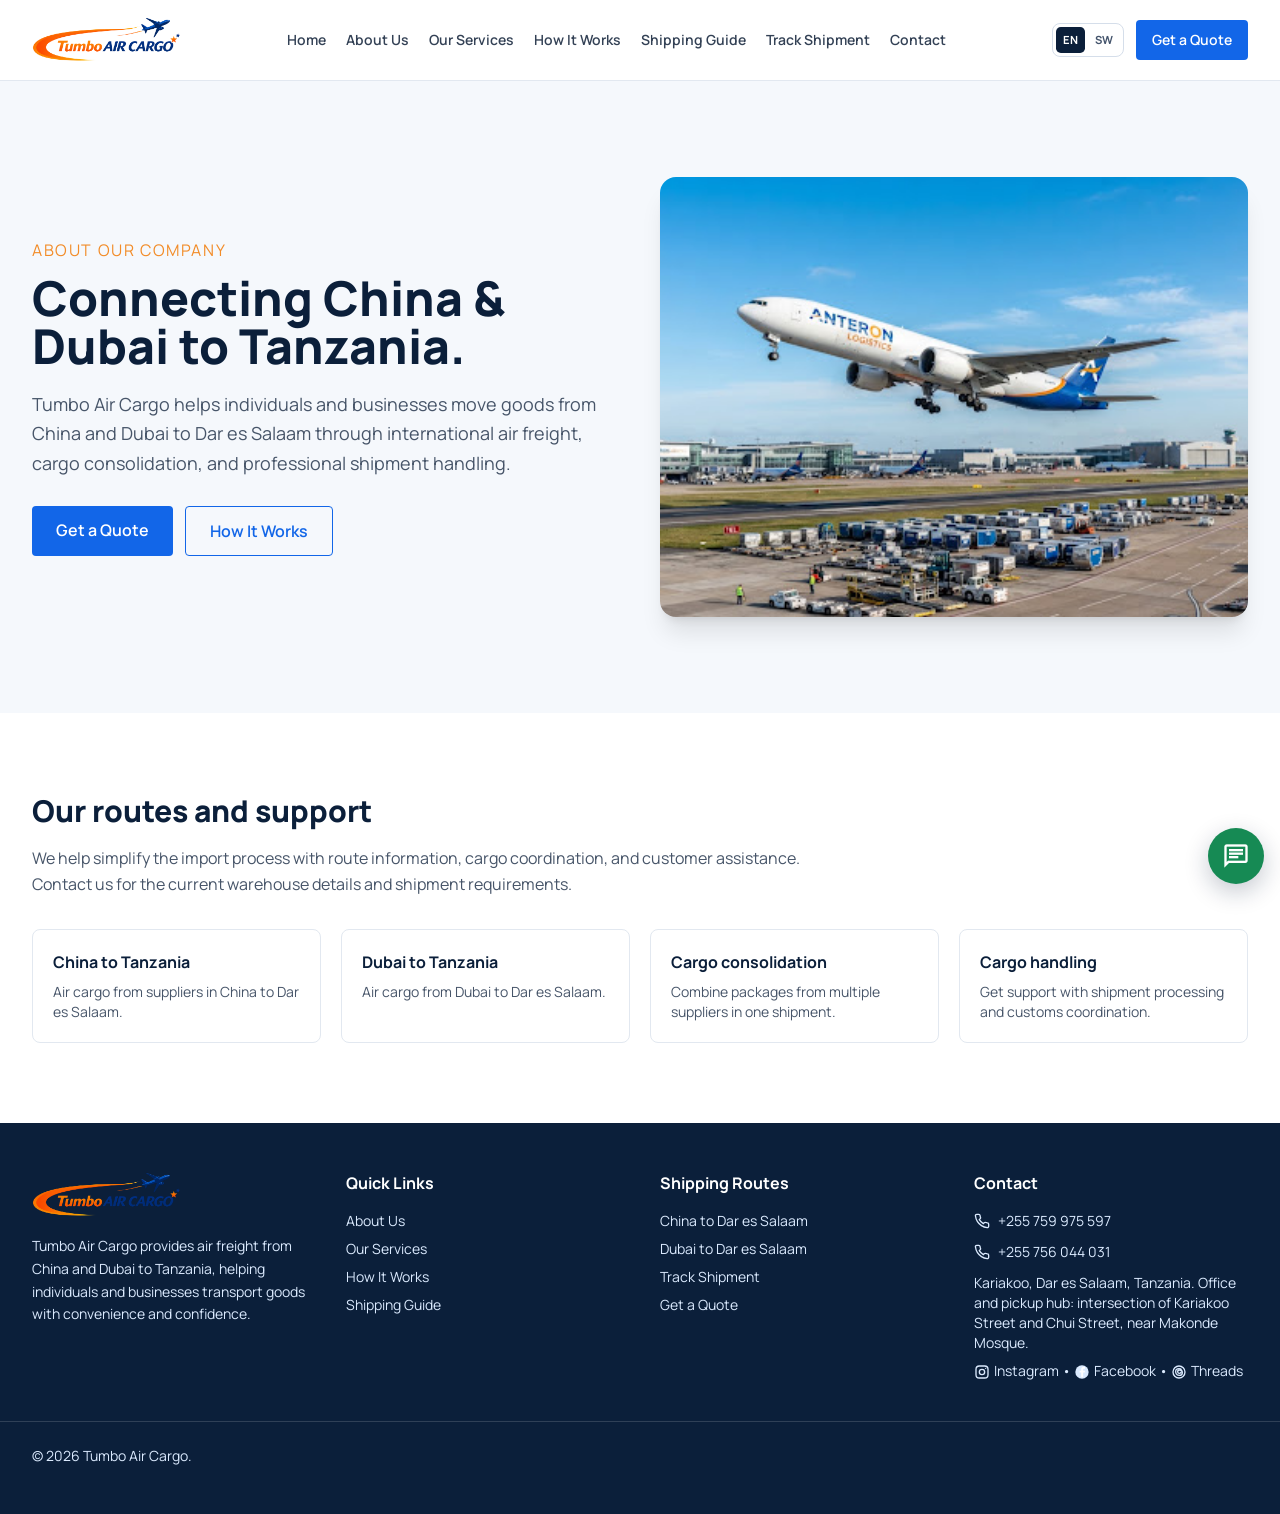
<file: pages/about-us.html>
<!doctype html>

<html lang="en">
  <head>
    <meta charset="utf-8" />
    <meta content="width=device-width, initial-scale=1.0" name="viewport" />
    <meta
      name="description"
      data-i18n-content="meta.aboutDescription"
      content="Learn about Tumbo Air Cargo and our air freight routes from China and Dubai to Dar es Salaam."
    />
    <meta content="web_standard" name="shell-type" />
    <title data-i18n="meta.aboutTitle">About Tumbo Air Cargo</title>

    <style>
      @layer base {
        html,
        body {
          margin: 0;
          padding: 0;
        }
        body {
          overscroll-behavior: none;
        }
        main > :first-child {
          margin-top: 0 !important;
        }
        main > :last-child {
          margin-bottom: 0 !important;
        }
      }
      ::-webkit-scrollbar {
        display: none;
      }
    </style>
    <link href="../assets/css/site-fonts.css" rel="stylesheet" />
    <link href="../assets/css/site.css" rel="stylesheet" />
    <script src="../assets/js/tailwindcss.js"></script>
    <script id="tailwind-config">
      tailwind.config = {
        darkMode: "class",
        theme: {
          extend: {
            colors: {
              "on-error-container": "#93000a",
              outline: "#737785",
              "primary-fixed-dim": "#b1c5ff",
              "on-surface": "#0d1c2f",
              "surface-variant": "#d5e3fd",
              "surface-bright": "#f8f9ff",
              error: "#ba1a1a",
              "primary-container": "#1266E8",
              "on-background": "#0d1c2f",
              "secondary-fixed": "#d7e2ff",
              "surface-container-highest": "#d5e3fd",
              "outline-variant": "#c3c6d6",
              "inverse-primary": "#b1c5ff",
              "surface-container-lowest": "#ffffff",
              "on-error": "#ffffff",
              "inverse-on-surface": "#ebf1ff",
              surface: "#f8f9ff",
              "on-primary-fixed": "#001946",
              "on-primary-fixed-variant": "#00419e",
              "on-secondary-fixed-variant": "#2f4770",
              "tertiary-fixed-dim": "#F28C28",
              "surface-dim": "#ccdbf4",
              "on-tertiary-fixed-variant": "#8A4B08",
              "secondary-fixed-dim": "#b0c7f8",
              "on-surface-variant": "#424653",
              "surface-container-high": "#dde9ff",
              "on-secondary": "#ffffff",
              "on-primary-container": "#c8d6ff",
              "on-primary": "#ffffff",
              "tertiary-fixed": "#F8C58B",
              secondary: "#485e89",
              "surface-container-low": "#eff4ff",
              background: "#f8f9ff",
              "on-tertiary-fixed": "#002106",
              "primary-fixed": "#dae2ff",
              "tertiary-container": "#F28C28",
              primary: "#0B1F3A",
              "error-container": "#ffdad6",
              "inverse-surface": "#233144",
              "surface-container": "#e6eeff",
              "on-tertiary": "#ffffff",
              "on-secondary-fixed": "#001a40",
              "on-tertiary-container": "#7fee86",
              tertiary: "#F28C28",
              "secondary-container": "#b5ccfe",
              "on-secondary-container": "#3f5681",
              "surface-tint": "#1266E8",
            },
            borderRadius: {
              DEFAULT: "0.125rem",
              lg: "0.25rem",
              xl: "0.5rem",
              full: "0.75rem",
            },
            spacing: {
              "space-xl": "2.5rem",
              "space-md": "1rem",
              "space-xs": "0.25rem",
              gutter: "1rem",
              "space-lg": "1.5rem",
              "space-sm": "0.5rem",
              margin: "1rem",
              "margin-desktop": "2rem",
              "gutter-desktop": "1.5rem",
            },
            fontFamily: {
              "display-sm": ["Manrope"],
              "title-md": ["Manrope"],
              "headline-sm": ["Manrope"],
              "body-md": ["Manrope"],
              "body-lg": ["Manrope"],
              "headline-lg": ["Manrope"],
              "headline-md": ["Manrope"],
              "headline-lg-mobile": ["Manrope"],
              "code-metric": ["Manrope"],
              "body-sm": ["Manrope"],
              "label-md": ["Manrope"],
              "title-sm": ["Manrope"],
              "display-lg": ["Manrope"],
              "label-sm": ["Manrope"],
            },
            fontSize: {
              "display-sm": [
                "36px",
                {
                  lineHeight: "44px",
                  letterSpacing: "-0.02em",
                  fontWeight: "700",
                },
              ],
              "title-md": [
                "16px",
                { lineHeight: "22px", letterSpacing: "0em", fontWeight: "600" },
              ],
              "headline-sm": [
                "18px",
                {
                  lineHeight: "24px",
                  letterSpacing: "-0.005em",
                  fontWeight: "600",
                },
              ],
              "body-md": [
                "14px",
                { lineHeight: "20px", letterSpacing: "0em", fontWeight: "400" },
              ],
              "body-lg": [
                "16px",
                { lineHeight: "24px", letterSpacing: "0em", fontWeight: "400" },
              ],
              "headline-lg": [
                "30px",
                {
                  lineHeight: "38px",
                  letterSpacing: "-0.02em",
                  fontWeight: "700",
                },
              ],
              "headline-md": [
                "22px",
                {
                  lineHeight: "28px",
                  letterSpacing: "-0.01em",
                  fontWeight: "600",
                },
              ],
              "headline-lg-mobile": [
                "24px",
                {
                  lineHeight: "32px",
                  letterSpacing: "-0.01em",
                  fontWeight: "700",
                },
              ],
              "code-metric": [
                "13px",
                {
                  lineHeight: "16px",
                  letterSpacing: "-0.01em",
                  fontWeight: "600",
                },
              ],
              "body-sm": [
                "12px",
                {
                  lineHeight: "16px",
                  letterSpacing: "0.01em",
                  fontWeight: "400",
                },
              ],
              "label-md": [
                "13px",
                {
                  lineHeight: "18px",
                  letterSpacing: "0.02em",
                  fontWeight: "600",
                },
              ],
              "title-sm": [
                "14px",
                { lineHeight: "20px", letterSpacing: "0em", fontWeight: "600" },
              ],
              "display-lg": [
                "48px",
                {
                  lineHeight: "56px",
                  letterSpacing: "-0.03em",
                  fontWeight: "800",
                },
              ],
              "label-sm": [
                "11px",
                {
                  lineHeight: "14px",
                  letterSpacing: "0.06em",
                  fontWeight: "700",
                },
              ],
            },
          },
        },
      };
    </script>
  </head>
  <body class="bg-surface font-body-md text-on-surface antialiased">
    <header
      class="relative sticky top-0 z-50 w-full border-b border-slate-200 bg-white"
    >
      <div
        class="mx-auto flex min-h-20 max-w-7xl items-center justify-between gap-4 px-4 sm:px-6 lg:px-8"
      >
        <a
          aria-label="Tumbo Air Cargo Homepage"
          class="flex shrink-0 items-center"
          data-i18n-aria="nav.home"
          href="../index.html#home"
          ><img
            alt="Tumbo Air Cargo"
            class="h-12 w-auto max-w-[180px] object-contain"
            src="../assets/images/tumbo-air-cargo-logo.png"
        /></a>
        <nav
          class="hidden items-center gap-5 text-sm font-semibold text-slate-700 xl:flex"
          data-mobile-navigation
        >
          <a
            class="hover:text-[#1266E8]"
            data-i18n="nav.home"
            href="../index.html#home"
            >Home</a
          >
          <a
            class="hover:text-[#1266E8]"
            data-i18n="nav.about"
            href="../index.html#about"
            >About Us</a
          >
          <a
            class="hover:text-[#1266E8]"
            data-i18n="nav.services"
            href="../index.html#services"
            >Our Services</a
          >
          <a
            class="hover:text-[#1266E8]"
            data-i18n="nav.process"
            href="../index.html#how-it-works"
            >How It Works</a
          >
          <a
            class="hover:text-[#1266E8]"
            data-i18n="nav.guide"
            href="../index.html#shipping-guide"
            >Shipping Guide</a
          >
          <a
            class="hover:text-[#1266E8]"
            data-i18n="nav.tracking"
            href="tracking.html"
            >Track Shipment</a
          >
          <a
            class="hover:text-[#1266E8]"
            data-i18n="nav.contact"
            href="../index.html#contact"
            >Contact</a
          >
        </nav>
        <div class="flex items-center gap-3">
          <a
            class="hidden rounded-lg bg-[#1266E8] px-4 py-2.5 text-sm font-semibold text-white hover:bg-[#0B1F3A] sm:inline-flex"
            data-i18n="nav.quote"
            href="quote.html"
            >Get a Quote</a
          >
          <button
            aria-label="Open navigation menu"
            class="flex items-center justify-center rounded-lg p-2 text-[#0B1F3A] hover:bg-slate-100 xl:hidden"
            type="button"
          >
            <span aria-hidden="true" class="material-symbols-outlined text-2xl"
              >menu</span
            >
          </button>
        </div>
      </div>
    </header>
    <main class="min-h-[65vh] bg-white">
      <section class="bg-[#F5F8FC] px-4 py-16 sm:px-6 lg:px-8 lg:py-24">
        <div class="mx-auto grid max-w-7xl items-center gap-10 lg:grid-cols-2">
          <div>
            <p
              class="font-label-sm uppercase tracking-widest text-[#F28C28]"
              data-i18n="about.pageEyebrow"
            >
              About our company
            </p>
            <h1
              class="mt-3 text-4xl font-extrabold leading-tight text-[#0B1F3A] sm:text-5xl"
              data-i18n="about.pageTitle"
            >
              Connecting China &amp; Dubai to Tanzania.
            </h1>
            <p
              class="mt-5 max-w-2xl text-lg leading-relaxed text-slate-600"
              data-i18n="about.pageDescription"
            >
              Tumbo Air Cargo helps individuals and businesses move goods from
              China and Dubai to Dar es Salaam through international air
              freight, cargo consolidation, and professional shipment handling.
            </p>
            <div class="mt-7 flex flex-wrap gap-3">
              <a
                class="rounded-lg bg-[#1266E8] px-6 py-3 font-semibold text-white hover:bg-[#0B1F3A]"
                data-i18n="nav.quote"
                href="quote.html"
                >Get a Quote</a
              ><a
                class="rounded-lg border border-[#1266E8] px-6 py-3 font-semibold text-[#1266E8] hover:bg-white"
                data-i18n="nav.process"
                href="../index.html#how-it-works"
                >How It Works</a
              >
            </div>
          </div>
          <img
            alt="Air cargo aircraft for international freight"
            class="h-[320px] w-full rounded-2xl object-cover shadow-xl sm:h-[440px]"
            loading="lazy"
            src="../assets/images/about-cargo-aircraft.jpg"
          />
        </div>
      </section>
      <section class="px-4 py-16 sm:px-6 lg:px-8 lg:py-20">
        <div class="mx-auto max-w-7xl">
          <h2
            class="text-3xl font-extrabold text-[#0B1F3A]"
            data-i18n="about.routeSection"
          >
            Our routes and support
          </h2>
          <p
            class="mt-4 max-w-3xl leading-relaxed text-slate-600"
            data-i18n="about.routeSupport"
          >
            We help simplify the import process with route information, cargo
            coordination, and customer assistance. Contact us for the current
            warehouse details and shipment requirements.
          </p>
          <div class="mt-8 grid gap-5 md:grid-cols-2 lg:grid-cols-4">
            <article class="rounded-xl border border-slate-200 p-5">
              <h3
                class="font-bold text-[#0B1F3A]"
                data-i18n="about.routeChinaTitle"
              >
                China to Tanzania
              </h3>
              <p
                class="mt-2 text-sm text-slate-600"
                data-i18n="about.routeChinaDescription"
              >
                Air cargo from suppliers in China to Dar es Salaam.
              </p>
            </article>
            <article class="rounded-xl border border-slate-200 p-5">
              <h3
                class="font-bold text-[#0B1F3A]"
                data-i18n="about.routeDubaiTitle"
              >
                Dubai to Tanzania
              </h3>
              <p
                class="mt-2 text-sm text-slate-600"
                data-i18n="about.routeDubaiDescription"
              >
                Air cargo from Dubai to Dar es Salaam.
              </p>
            </article>
            <article class="rounded-xl border border-slate-200 p-5">
              <h3
                class="font-bold text-[#0B1F3A]"
                data-i18n="about.consolidationTitle"
              >
                Cargo consolidation
              </h3>
              <p
                class="mt-2 text-sm text-slate-600"
                data-i18n="about.consolidationDescription"
              >
                Combine packages from multiple suppliers in one shipment.
              </p>
            </article>
            <article class="rounded-xl border border-slate-200 p-5">
              <h3
                class="font-bold text-[#0B1F3A]"
                data-i18n="about.handlingTitle"
              >
                Cargo handling
              </h3>
              <p
                class="mt-2 text-sm text-slate-600"
                data-i18n="about.handlingDescription"
              >
                Get support with shipment processing and customs coordination.
              </p>
            </article>
          </div>
        </div>
      </section>
    </main>
    <footer class="bg-[#0B1F3A] py-12 text-blue-100">
      <div
        class="mx-auto grid max-w-7xl gap-10 px-4 sm:px-6 md:grid-cols-2 lg:grid-cols-4 lg:px-8"
      >
        <div>
          <img
            alt="Tumbo Air Cargo"
            class="mb-4 h-12 w-auto max-w-[190px] object-contain"
            src="../assets/images/tumbo-air-cargo-logo.png"
          />
          <p
            class="max-w-sm text-sm leading-relaxed"
            data-i18n="footer.description"
          >
            Tumbo Air Cargo provides air freight from China and Dubai to
            Tanzania, helping individuals and businesses transport goods with
            convenience and confidence.
          </p>
        </div>
        <div>
          <h2 class="font-bold text-white" data-i18n="footer.quickLinks">
            Quick Links
          </h2>
          <ul class="mt-4 space-y-2 text-sm">
            <li>
              <a
                class="hover:text-white hover:underline"
                data-i18n="nav.about"
                href="../index.html#about"
                >About Us</a
              >
            </li>
            <li>
              <a
                class="hover:text-white hover:underline"
                data-i18n="nav.services"
                href="../index.html#services"
                >Our Services</a
              >
            </li>
            <li>
              <a
                class="hover:text-white hover:underline"
                data-i18n="nav.process"
                href="../index.html#how-it-works"
                >How It Works</a
              >
            </li>
            <li>
              <a
                class="hover:text-white hover:underline"
                data-i18n="nav.guide"
                href="../index.html#shipping-guide"
                >Shipping Guide</a
              >
            </li>
          </ul>
        </div>
        <div>
          <h2 class="font-bold text-white" data-i18n="footer.routes">
            Shipping Routes
          </h2>
          <ul class="mt-4 space-y-2 text-sm">
            <li data-i18n="footer.routeChina">China to Dar es Salaam</li>
            <li data-i18n="footer.routeDubai">Dubai to Dar es Salaam</li>
            <li>
              <a
                class="hover:text-white hover:underline"
                data-i18n="nav.tracking"
                href="tracking.html"
                >Track Shipment</a
              >
            </li>
            <li>
              <a
                class="hover:text-white hover:underline"
                data-i18n="nav.quote"
                href="quote.html"
                >Get a Quote</a
              >
            </li>
          </ul>
        </div>
        <div>
          <h2 class="font-bold text-white" data-i18n="footer.contact">
            Contact
          </h2>
          <ul class="mt-4 space-y-2 text-sm">
            <li>
              <a
                class="inline-flex items-center gap-2 hover:text-white hover:underline"
                href="tel:+255759975597"
                ><svg class="h-4 w-4 shrink-0" viewBox="0 0 24 24" fill="none" stroke="currentColor" stroke-width="2" aria-hidden="true"><path d="M22 16.92v3a2 2 0 0 1-2.18 2 19.79 19.79 0 0 1-8.63-3.07 19.5 19.5 0 0 1-6-6A19.79 19.79 0 0 1 2.12 4.18 2 2 0 0 1 4.11 2h3a2 2 0 0 1 2 1.72c.12.96.33 1.9.63 2.81a2 2 0 0 1-.45 2.11L8 9.91a16 16 0 0 0 6 6l1.27-1.27a2 2 0 0 1 2.11-.45c.91.3 1.85.51 2.81.63A2 2 0 0 1 22 16.92z"/></svg>+255 759 975 597</a
              >
            </li>
            <li>
              <a
                class="inline-flex items-center gap-2 hover:text-white hover:underline"
                href="tel:+255756044031"
                ><svg class="h-4 w-4 shrink-0" viewBox="0 0 24 24" fill="none" stroke="currentColor" stroke-width="2" aria-hidden="true"><path d="M22 16.92v3a2 2 0 0 1-2.18 2 19.79 19.79 0 0 1-8.63-3.07 19.5 19.5 0 0 1-6-6A19.79 19.79 0 0 1 2.12 4.18 2 2 0 0 1 4.11 2h3a2 2 0 0 1 2 1.72c.12.96.33 1.9.63 2.81a2 2 0 0 1-.45 2.11L8 9.91a16 16 0 0 0 6 6l1.27-1.27a2 2 0 0 1 2.11-.45c.91.3 1.85.51 2.81.63A2 2 0 0 1 22 16.92z"/></svg>+255 756 044 031</a
              >
            </li>
            <li data-i18n="contact.location">
              Kariakoo, Dar es Salaam, Tanzania.
            </li>
            <li>
              <a
                class="hover:text-white hover:underline"
                href="https://www.instagram.com/tumbo_air_cargo_/"
                rel="noopener noreferrer"
                target="_blank"
                ><svg class="mr-1 inline h-4 w-4" viewBox="0 0 24 24" fill="none" stroke="currentColor" stroke-width="2" aria-hidden="true"><rect x="3" y="3" width="18" height="18" rx="5"/><circle cx="12" cy="12" r="4"/><circle cx="17.5" cy="6.5" r="1" fill="currentColor" stroke="none"/></svg>Instagram</a
              >
              &bull;
              <a
                class="hover:text-white hover:underline"
                href="https://www.facebook.com/search/top?q=Tumbo%20Air%20Cargo"
                rel="noopener noreferrer"
                target="_blank"
                ><svg class="mr-1 inline h-4 w-4" viewBox="0 0 24 24" fill="currentColor" aria-hidden="true"><circle cx="12" cy="12" r="10"/><path d="M13.7 20v-7.1h2.4l.36-2.77H13.7V8.32c0-.8.22-1.35 1.38-1.35h1.48V4.47A20 20 0 0 0 14.4 4c-2.14 0-3.61 1.31-3.61 3.72v2.4H8.35v2.77h2.44V20h2.91z" fill="white"/></svg>Facebook</a
              >
              &bull;
              <a
                class="hover:text-white hover:underline"
                href="https://www.threads.net/search?q=Tumbo%20Air%20Cargo"
                rel="noopener noreferrer"
                target="_blank"
                ><svg class="mr-1 inline h-4 w-4" viewBox="0 0 24 24" fill="none" stroke="currentColor" stroke-width="2" aria-hidden="true"><circle cx="12" cy="12" r="9"/><path d="M16 8.5c-1-1-2.3-1.5-4-1.5-2.8 0-5 1.8-5 4.5s2.2 5.5 5.5 5.5c2.8 0 4.5-1.7 4.5-4 0-2.5-2-4-4-4-1.8 0-3 1.1-3 2.5s1.1 2.5 2.5 2.5c1.5 0 2.5-.9 2.5-2.5"/></svg>Threads</a
              >
            </li>
          </ul>
        </div>
      </div>
      <div
        class="mx-auto mt-10 max-w-7xl border-t border-white/15 px-4 pt-6 text-sm sm:px-6 lg:px-8"
      >
        <p>&copy; <span data-current-year></span> Tumbo Air Cargo.</p>
      </div>
    </footer>
    <script src="../assets/js/site.js"></script>
  </body>
</html>
</file>
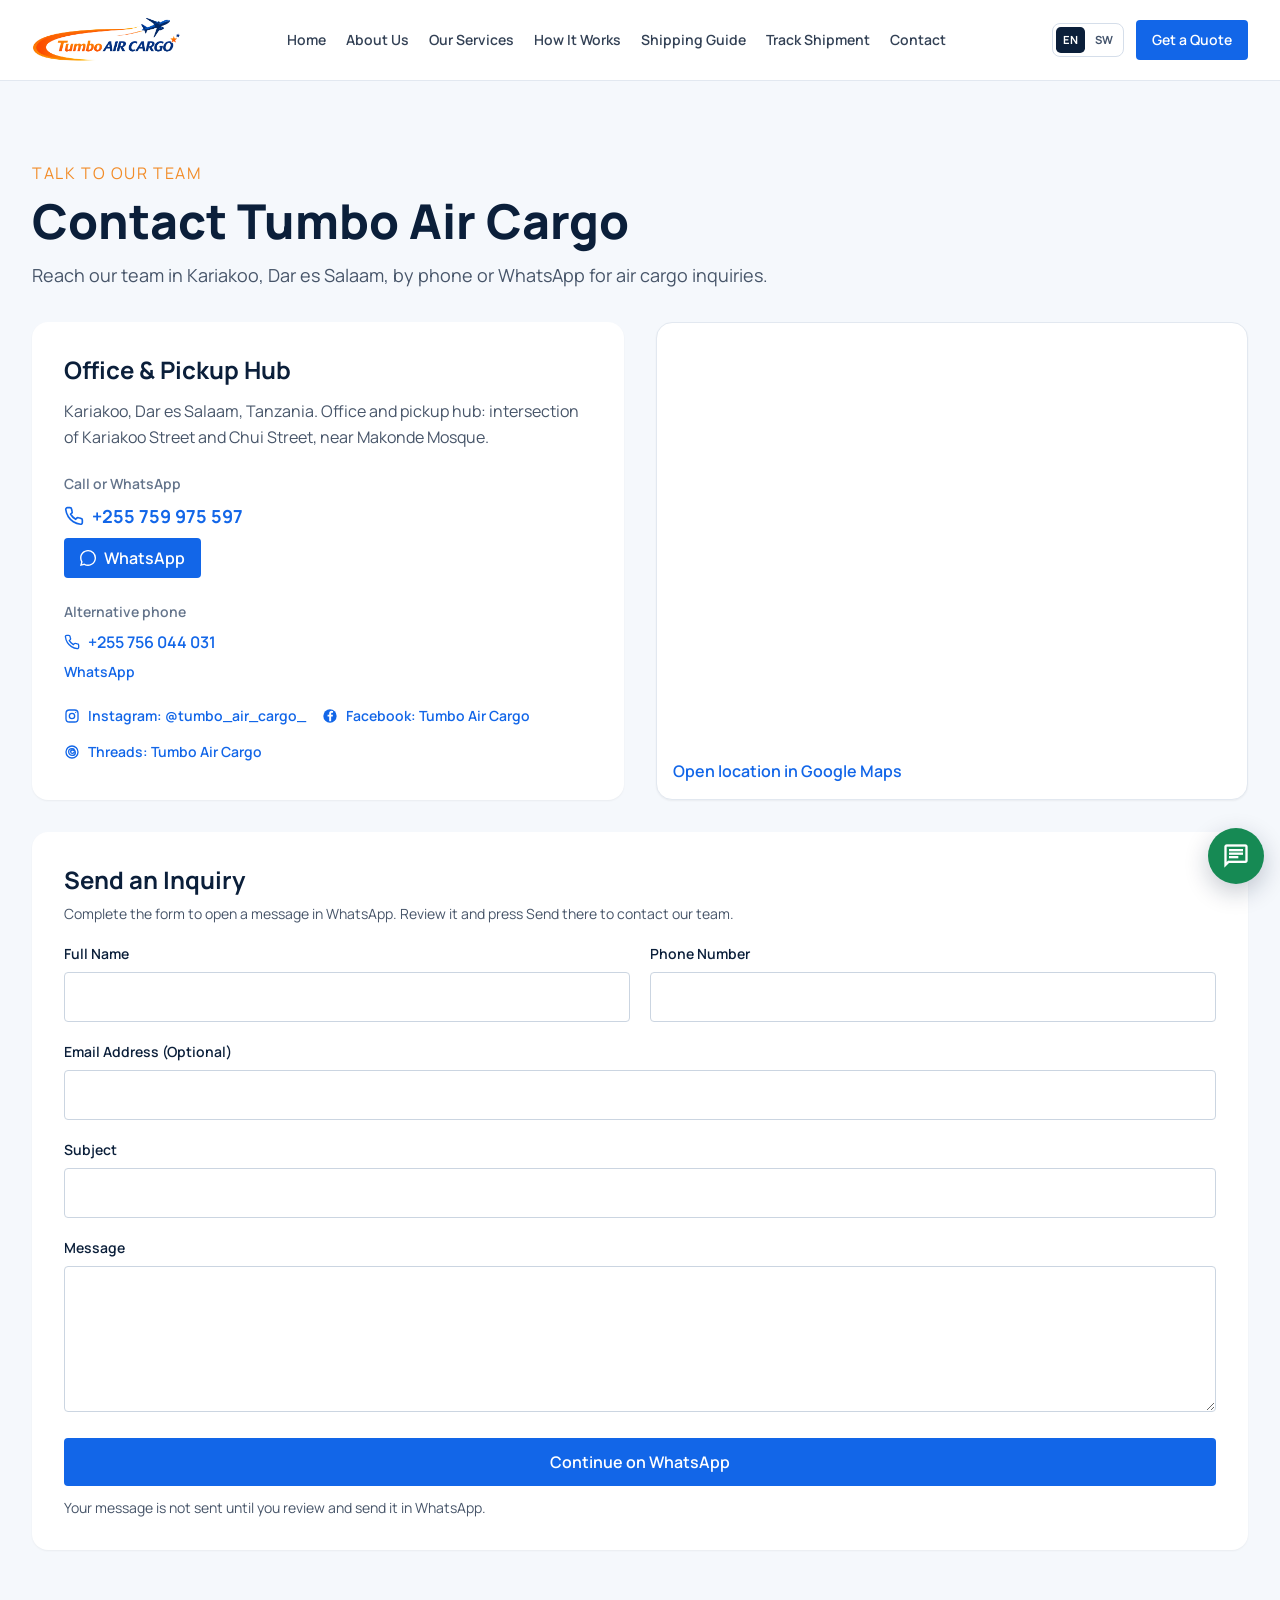
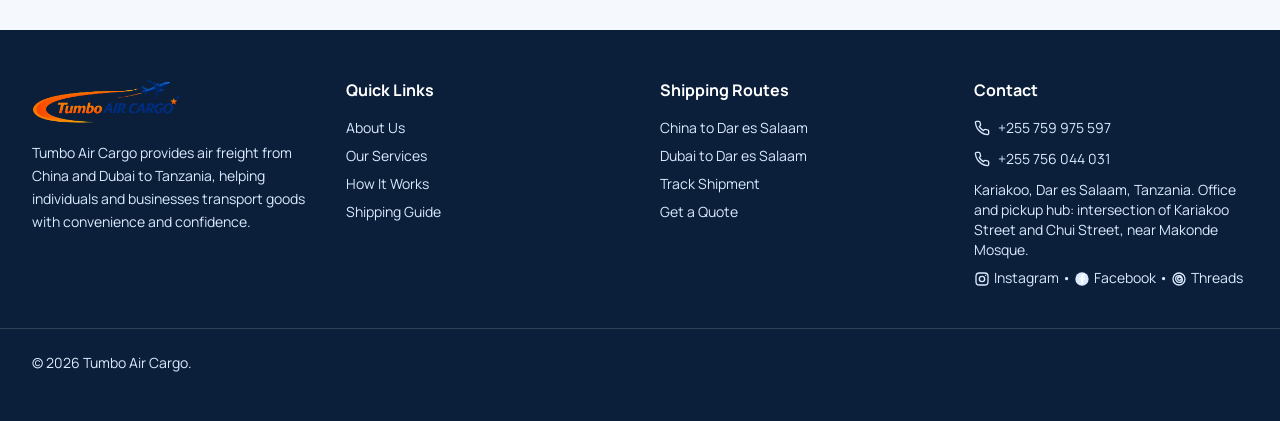
<file: pages/contact-us.html>
<!doctype html>

<html lang="en">
  <head>
    <meta charset="utf-8" />
    <meta content="width=device-width, initial-scale=1.0" name="viewport" />
    <meta
      name="description"
      data-i18n-content="meta.contactDescription"
      content="Contact Tumbo Air Cargo in Kariakoo, Dar es Salaam, for China and Dubai air cargo inquiries."
    />
    <meta content="web_standard" name="shell-type" />
    <title data-i18n="meta.contactTitle">Contact Tumbo Air Cargo</title>

    <style>
      @layer base {
        html,
        body {
          margin: 0;
          padding: 0;
        }
        body {
          overscroll-behavior: none;
        }
        main > :first-child {
          margin-top: 0 !important;
        }
        main > :last-child {
          margin-bottom: 0 !important;
        }
      }
      ::-webkit-scrollbar {
        display: none;
      }
    </style>
    <link href="../assets/css/site-fonts.css" rel="stylesheet" />
    <link href="../assets/css/site.css" rel="stylesheet" />
    <script src="../assets/js/tailwindcss.js"></script>
    <script id="tailwind-config">
      tailwind.config = {
        darkMode: "class",
        theme: {
          extend: {
            colors: {
              "on-error-container": "#93000a",
              outline: "#737785",
              "primary-fixed-dim": "#b1c5ff",
              "on-surface": "#0d1c2f",
              "surface-variant": "#d5e3fd",
              "surface-bright": "#f8f9ff",
              error: "#ba1a1a",
              "primary-container": "#1266E8",
              "on-background": "#0d1c2f",
              "secondary-fixed": "#d7e2ff",
              "surface-container-highest": "#d5e3fd",
              "outline-variant": "#c3c6d6",
              "inverse-primary": "#b1c5ff",
              "surface-container-lowest": "#ffffff",
              "on-error": "#ffffff",
              "inverse-on-surface": "#ebf1ff",
              surface: "#f8f9ff",
              "on-primary-fixed": "#001946",
              "on-primary-fixed-variant": "#00419e",
              "on-secondary-fixed-variant": "#2f4770",
              "tertiary-fixed-dim": "#F28C28",
              "surface-dim": "#ccdbf4",
              "on-tertiary-fixed-variant": "#8A4B08",
              "secondary-fixed-dim": "#b0c7f8",
              "on-surface-variant": "#424653",
              "surface-container-high": "#dde9ff",
              "on-secondary": "#ffffff",
              "on-primary-container": "#c8d6ff",
              "on-primary": "#ffffff",
              "tertiary-fixed": "#F8C58B",
              secondary: "#485e89",
              "surface-container-low": "#eff4ff",
              background: "#f8f9ff",
              "on-tertiary-fixed": "#002106",
              "primary-fixed": "#dae2ff",
              "tertiary-container": "#F28C28",
              primary: "#0B1F3A",
              "error-container": "#ffdad6",
              "inverse-surface": "#233144",
              "surface-container": "#e6eeff",
              "on-tertiary": "#ffffff",
              "on-secondary-fixed": "#001a40",
              "on-tertiary-container": "#7fee86",
              tertiary: "#F28C28",
              "secondary-container": "#b5ccfe",
              "on-secondary-container": "#3f5681",
              "surface-tint": "#1266E8",
            },
            borderRadius: {
              DEFAULT: "0.125rem",
              lg: "0.25rem",
              xl: "0.5rem",
              full: "0.75rem",
            },
            spacing: {
              "space-xl": "2.5rem",
              "space-md": "1rem",
              "space-xs": "0.25rem",
              gutter: "1rem",
              "space-lg": "1.5rem",
              "space-sm": "0.5rem",
              margin: "1rem",
              "margin-desktop": "2rem",
              "gutter-desktop": "1.5rem",
            },
            fontFamily: {
              "display-sm": ["Manrope"],
              "title-md": ["Manrope"],
              "headline-sm": ["Manrope"],
              "body-md": ["Manrope"],
              "body-lg": ["Manrope"],
              "headline-lg": ["Manrope"],
              "headline-md": ["Manrope"],
              "headline-lg-mobile": ["Manrope"],
              "code-metric": ["Manrope"],
              "body-sm": ["Manrope"],
              "label-md": ["Manrope"],
              "title-sm": ["Manrope"],
              "display-lg": ["Manrope"],
              "label-sm": ["Manrope"],
            },
            fontSize: {
              "display-sm": [
                "36px",
                {
                  lineHeight: "44px",
                  letterSpacing: "-0.02em",
                  fontWeight: "700",
                },
              ],
              "title-md": [
                "16px",
                { lineHeight: "22px", letterSpacing: "0em", fontWeight: "600" },
              ],
              "headline-sm": [
                "18px",
                {
                  lineHeight: "24px",
                  letterSpacing: "-0.005em",
                  fontWeight: "600",
                },
              ],
              "body-md": [
                "14px",
                { lineHeight: "20px", letterSpacing: "0em", fontWeight: "400" },
              ],
              "body-lg": [
                "16px",
                { lineHeight: "24px", letterSpacing: "0em", fontWeight: "400" },
              ],
              "headline-lg": [
                "30px",
                {
                  lineHeight: "38px",
                  letterSpacing: "-0.02em",
                  fontWeight: "700",
                },
              ],
              "headline-md": [
                "22px",
                {
                  lineHeight: "28px",
                  letterSpacing: "-0.01em",
                  fontWeight: "600",
                },
              ],
              "headline-lg-mobile": [
                "24px",
                {
                  lineHeight: "32px",
                  letterSpacing: "-0.01em",
                  fontWeight: "700",
                },
              ],
              "code-metric": [
                "13px",
                {
                  lineHeight: "16px",
                  letterSpacing: "-0.01em",
                  fontWeight: "600",
                },
              ],
              "body-sm": [
                "12px",
                {
                  lineHeight: "16px",
                  letterSpacing: "0.01em",
                  fontWeight: "400",
                },
              ],
              "label-md": [
                "13px",
                {
                  lineHeight: "18px",
                  letterSpacing: "0.02em",
                  fontWeight: "600",
                },
              ],
              "title-sm": [
                "14px",
                { lineHeight: "20px", letterSpacing: "0em", fontWeight: "600" },
              ],
              "display-lg": [
                "48px",
                {
                  lineHeight: "56px",
                  letterSpacing: "-0.03em",
                  fontWeight: "800",
                },
              ],
              "label-sm": [
                "11px",
                {
                  lineHeight: "14px",
                  letterSpacing: "0.06em",
                  fontWeight: "700",
                },
              ],
            },
          },
        },
      };
    </script>
  </head>
  <body class="bg-surface font-body-md text-on-surface antialiased">
    <header
      class="relative sticky top-0 z-50 w-full border-b border-slate-200 bg-white"
    >
      <div
        class="mx-auto flex min-h-20 max-w-7xl items-center justify-between gap-4 px-4 sm:px-6 lg:px-8"
      >
        <a
          aria-label="Tumbo Air Cargo Homepage"
          class="flex shrink-0 items-center"
          data-i18n-aria="nav.home"
          href="../index.html#home"
          ><img
            alt="Tumbo Air Cargo"
            class="h-12 w-auto max-w-[180px] object-contain"
            src="../assets/images/tumbo-air-cargo-logo.png"
        /></a>
        <nav
          class="hidden items-center gap-5 text-sm font-semibold text-slate-700 xl:flex"
          data-mobile-navigation
        >
          <a
            class="hover:text-[#1266E8]"
            data-i18n="nav.home"
            href="../index.html#home"
            >Home</a
          >
          <a
            class="hover:text-[#1266E8]"
            data-i18n="nav.about"
            href="../index.html#about"
            >About Us</a
          >
          <a
            class="hover:text-[#1266E8]"
            data-i18n="nav.services"
            href="../index.html#services"
            >Our Services</a
          >
          <a
            class="hover:text-[#1266E8]"
            data-i18n="nav.process"
            href="../index.html#how-it-works"
            >How It Works</a
          >
          <a
            class="hover:text-[#1266E8]"
            data-i18n="nav.guide"
            href="../index.html#shipping-guide"
            >Shipping Guide</a
          >
          <a
            class="hover:text-[#1266E8]"
            data-i18n="nav.tracking"
            href="tracking.html"
            >Track Shipment</a
          >
          <a
            class="hover:text-[#1266E8]"
            data-i18n="nav.contact"
            href="../index.html#contact"
            >Contact</a
          >
        </nav>
        <div class="flex items-center gap-3">
          <a
            class="hidden rounded-lg bg-[#1266E8] px-4 py-2.5 text-sm font-semibold text-white hover:bg-[#0B1F3A] sm:inline-flex"
            data-i18n="nav.quote"
            href="quote.html"
            >Get a Quote</a
          >
          <button
            aria-label="Open navigation menu"
            class="flex items-center justify-center rounded-lg p-2 text-[#0B1F3A] hover:bg-slate-100 xl:hidden"
            type="button"
          >
            <span aria-hidden="true" class="material-symbols-outlined text-2xl"
              >menu</span
            >
          </button>
        </div>
      </div>
    </header>
    <main class="min-h-[65vh] bg-[#F5F8FC]">
      <section class="px-4 py-14 sm:px-6 lg:px-8 lg:py-20">
        <div class="mx-auto max-w-7xl">
          <p
            class="font-label-sm uppercase tracking-widest text-[#F28C28]"
            data-i18n="contact.eyebrow"
          >
            Talk to our team
          </p>
          <h1
            class="mt-3 text-4xl font-extrabold text-[#0B1F3A] sm:text-5xl"
            data-i18n="contact.pageTitle"
          >
            Contact Tumbo Air Cargo
          </h1>
          <p
            class="mt-4 max-w-3xl text-lg leading-relaxed text-slate-600"
            data-i18n="contact.pageDescription"
          >
            Reach our team in Kariakoo, Dar es Salaam, by phone or WhatsApp for
            air cargo inquiries.
          </p>
          <div class="mt-8 grid gap-8 lg:grid-cols-2">
            <section class="rounded-2xl bg-white p-6 shadow-sm sm:p-8">
              <h2
                class="text-2xl font-bold text-[#0B1F3A]"
                data-i18n="contact.office"
              >
                Office &amp; Pickup Hub
              </h2>
              <p
                class="mt-3 leading-relaxed text-slate-600"
                data-i18n="contact.location"
              >
                Kariakoo, Dar es Salaam, Tanzania. Office and pickup hub:
                intersection of Kariakoo Street and Chui Street, near Makonde
                Mosque.
              </p>
              <div class="mt-6 flex flex-col gap-2">
                <span
                  class="text-sm font-semibold text-slate-500"
                  data-i18n="contact.primaryPhone"
                  >Call or WhatsApp</span
                ><a
                  class="inline-flex items-center gap-2 text-lg font-bold text-[#1266E8] hover:underline"
                  href="tel:+255759975597"
                  ><svg class="h-5 w-5 shrink-0" viewBox="0 0 24 24" fill="none" stroke="currentColor" stroke-width="2" aria-hidden="true"><path d="M22 16.92v3a2 2 0 0 1-2.18 2 19.79 19.79 0 0 1-8.63-3.07 19.5 19.5 0 0 1-6-6A19.79 19.79 0 0 1 2.12 4.18 2 2 0 0 1 4.11 2h3a2 2 0 0 1 2 1.72c.12.96.33 1.9.63 2.81a2 2 0 0 1-.45 2.11L8 9.91a16 16 0 0 0 6 6l1.27-1.27a2 2 0 0 1 2.11-.45c.91.3 1.85.51 2.81.63A2 2 0 0 1 22 16.92z"/></svg>+255 759 975 597</a
                ><a
                  class="inline-flex w-fit items-center gap-2 rounded-lg bg-[#1266E8] px-4 py-2 font-semibold text-white hover:bg-[#0B1F3A]"
                  data-whatsapp-message="whatsapp.generalInquiry"
                  href="https://wa.me/255759975597"
                  rel="noopener noreferrer"
                  target="_blank"
                  ><svg class="h-4 w-4" viewBox="0 0 24 24" fill="currentColor" aria-hidden="true"><path d="M20.52 3.48A11.91 11.91 0 0 0 12.05 0C5.46 0 .09 5.37.09 11.96c0 2.11.55 4.17 1.6 5.99L.02 24l6.19-1.62a11.94 11.94 0 0 0 5.84 1.49h.01c6.58 0 11.95-5.37 11.95-11.96a11.88 11.88 0 0 0-3.49-8.43zm-8.47 18.35h-.01a9.91 9.91 0 0 1-5.05-1.38l-.36-.21-3.67.96.98-3.58-.24-.37a9.9 9.9 0 0 1-1.52-5.29c0-5.46 4.44-9.9 9.91-9.9a9.86 9.86 0 0 1 7 2.9 9.83 9.83 0 0 1 2.9 7c-.01 5.47-4.45 9.87-9.94 9.87z"/></svg>WhatsApp</a
                >
              </div>
              <div class="mt-6 flex flex-col gap-2">
                <span
                  class="text-sm font-semibold text-slate-500"
                  data-i18n="contact.alternatePhone"
                  >Alternative phone</span
                ><a
                  class="inline-flex items-center gap-2 font-semibold text-[#1266E8] hover:underline"
                  href="tel:+255756044031"
                  ><svg class="h-4 w-4 shrink-0" viewBox="0 0 24 24" fill="none" stroke="currentColor" stroke-width="2" aria-hidden="true"><path d="M22 16.92v3a2 2 0 0 1-2.18 2 19.79 19.79 0 0 1-8.63-3.07 19.5 19.5 0 0 1-6-6A19.79 19.79 0 0 1 2.12 4.18 2 2 0 0 1 4.11 2h3a2 2 0 0 1 2 1.72c.12.96.33 1.9.63 2.81a2 2 0 0 1-.45 2.11L8 9.91a16 16 0 0 0 6 6l1.27-1.27a2 2 0 0 1 2.11-.45c.91.3 1.85.51 2.81.63A2 2 0 0 1 22 16.92z"/></svg>+255 756 044 031</a
                ><a
                  class="inline-flex w-fit text-sm font-semibold text-[#1266E8] hover:underline"
                  data-whatsapp-message="whatsapp.generalInquiry"
                  data-whatsapp-number="255756044031"
                  href="https://wa.me/255756044031"
                  rel="noopener noreferrer"
                  target="_blank"
                  >WhatsApp</a
                >
              </div>
              <div class="mt-6 flex flex-wrap gap-4 text-sm">
                <a
                  class="inline-flex items-center gap-2 font-semibold text-[#1266E8] hover:underline"
                  href="https://www.instagram.com/tumbo_air_cargo_/"
                  rel="noopener noreferrer"
                  target="_blank"
                  ><svg class="h-4 w-4 shrink-0" viewBox="0 0 24 24" fill="none" stroke="currentColor" stroke-width="2" aria-hidden="true"><rect x="3" y="3" width="18" height="18" rx="5"/><circle cx="12" cy="12" r="4"/><circle cx="17.5" cy="6.5" r="1" fill="currentColor" stroke="none"/></svg>Instagram: @tumbo_air_cargo_</a
                ><a
                  class="inline-flex items-center gap-2 font-semibold text-[#1266E8] hover:underline"
                  href="https://www.facebook.com/search/top?q=Tumbo%20Air%20Cargo"
                  rel="noopener noreferrer"
                  target="_blank"
                  ><svg class="h-4 w-4 shrink-0" viewBox="0 0 24 24" fill="currentColor" aria-hidden="true"><circle cx="12" cy="12" r="10"/><path d="M13.7 20v-7.1h2.4l.36-2.77H13.7V8.32c0-.8.22-1.35 1.38-1.35h1.48V4.47A20 20 0 0 0 14.4 4c-2.14 0-3.61 1.31-3.61 3.72v2.4H8.35v2.77h2.44V20h2.91z" fill="white"/></svg>Facebook: Tumbo Air Cargo</a
                ><a
                  class="inline-flex items-center gap-2 font-semibold text-[#1266E8] hover:underline"
                  href="https://www.threads.net/search?q=Tumbo%20Air%20Cargo"
                  rel="noopener noreferrer"
                  target="_blank"
                  ><svg class="h-4 w-4 shrink-0" viewBox="0 0 24 24" fill="none" stroke="currentColor" stroke-width="2" aria-hidden="true"><circle cx="12" cy="12" r="9"/><path d="M16 8.5c-1-1-2.3-1.5-4-1.5-2.8 0-5 1.8-5 4.5s2.2 5.5 5.5 5.5c2.8 0 4.5-1.7 4.5-4 0-2.5-2-4-4-4-1.8 0-3 1.1-3 2.5s1.1 2.5 2.5 2.5c1.5 0 2.5-.9 2.5-2.5"/></svg>Threads: Tumbo Air Cargo</a
                >
              </div>
            </section>
            <div
              class="overflow-hidden rounded-2xl border border-slate-200 bg-white shadow-sm"
            >
              <iframe
                class="h-[420px] w-full border-0"
                data-i18n-title="contact.mapTitle"
                loading="lazy"
                referrerpolicy="no-referrer-when-downgrade"
                src="https://www.google.com/maps?q=Intersection+of+Kariakoo+Street+and+Chui+Street+near+Makonde+Mosque,+Kariakoo,+Dar+es+Salaam,+Tanzania&amp;output=embed"
                title="Map to Tumbo Air Cargo's Kariakoo pickup hub"
              ></iframe>
              <div class="p-4">
                <a
                  class="font-semibold text-[#1266E8] hover:underline"
                  data-i18n="contact.directions"
                  href="https://www.google.com/maps/search/?api=1&amp;query=Intersection+of+Kariakoo+Street+and+Chui+Street+near+Makonde+Mosque,+Kariakoo,+Dar+es+Salaam,+Tanzania"
                  rel="noopener noreferrer"
                  target="_blank"
                  >Open location in Google Maps</a
                >
              </div>
            </div>
            <form
              class="grid gap-5 rounded-2xl bg-white p-6 shadow-sm sm:grid-cols-2 sm:p-8 lg:col-span-2"
              id="contactForm"
            >
              <div class="sm:col-span-2">
                <h2
                  class="text-2xl font-bold text-[#0B1F3A]"
                  data-i18n="contact.formHeading"
                >
                  Send an Inquiry
                </h2>
                <p
                  class="mt-2 text-sm text-slate-600"
                  data-i18n="contact.formDescription"
                >
                  Complete the form to open a message in WhatsApp. Review it and
                  press Send there to contact our team.
                </p>
              </div>
              <div>
                <label
                  class="mb-2 block text-sm font-semibold text-[#0B1F3A]"
                  data-i18n="contact.fullName"
                  for="fullName"
                  >Full Name</label
                ><input
                  autocomplete="name"
                  class="w-full rounded-lg border border-slate-300 px-3 py-3"
                  id="fullName"
                  name="fullName"
                  required
                  type="text"
                />
              </div>
              <div>
                <label
                  class="mb-2 block text-sm font-semibold text-[#0B1F3A]"
                  data-i18n="contact.phoneNumber"
                  for="phoneNumber"
                  >Phone Number</label
                ><input
                  autocomplete="tel"
                  class="w-full rounded-lg border border-slate-300 px-3 py-3"
                  id="phoneNumber"
                  maxlength="20"
                  minlength="7"
                  name="phoneNumber"
                  pattern="\+?[0-9]+(?:(?: |-)[0-9]+)*"
                  required
                  type="tel"
                />
              </div>
              <div class="sm:col-span-2">
                <label
                  class="mb-2 block text-sm font-semibold text-[#0B1F3A]"
                  data-i18n="contact.emailAddress"
                  for="emailAddress"
                  >Email Address (Optional)</label
                ><input
                  autocomplete="email"
                  class="w-full rounded-lg border border-slate-300 px-3 py-3"
                  id="emailAddress"
                  name="emailAddress"
                  type="email"
                />
              </div>
              <div class="sm:col-span-2">
                <label
                  class="mb-2 block text-sm font-semibold text-[#0B1F3A]"
                  data-i18n="contact.subject"
                  for="subject"
                  >Subject</label
                ><input
                  class="w-full rounded-lg border border-slate-300 px-3 py-3"
                  id="subject"
                  name="subject"
                  required
                  type="text"
                />
              </div>
              <div class="sm:col-span-2">
                <label
                  class="mb-2 block text-sm font-semibold text-[#0B1F3A]"
                  data-i18n="contact.message"
                  for="messageContent"
                  >Message</label
                ><textarea
                  class="w-full rounded-lg border border-slate-300 px-3 py-3"
                  id="messageContent"
                  name="messageContent"
                  required
                  rows="5"
                ></textarea>
              </div>
              <div class="sm:col-span-2">
                <button
                  class="min-h-12 w-full rounded-lg bg-[#1266E8] px-6 font-semibold text-white hover:bg-[#0B1F3A]"
                  data-i18n="contact.submit"
                  type="submit"
                >
                  Continue on WhatsApp
                </button>
                <p
                  class="mt-3 text-sm text-slate-600"
                  data-i18n="contact.formNote"
                >
                  Your message is not sent until you review and send it in
                  WhatsApp.
                </p>
              </div>
            </form>
          </div>
        </div>
      </section>
    </main>
    <footer class="bg-[#0B1F3A] py-12 text-blue-100">
      <div
        class="mx-auto grid max-w-7xl gap-10 px-4 sm:px-6 md:grid-cols-2 lg:grid-cols-4 lg:px-8"
      >
        <div>
          <img
            alt="Tumbo Air Cargo"
            class="mb-4 h-12 w-auto max-w-[190px] object-contain"
            src="../assets/images/tumbo-air-cargo-logo.png"
          />
          <p
            class="max-w-sm text-sm leading-relaxed"
            data-i18n="footer.description"
          >
            Tumbo Air Cargo provides air freight from China and Dubai to
            Tanzania, helping individuals and businesses transport goods with
            convenience and confidence.
          </p>
        </div>
        <div>
          <h2 class="font-bold text-white" data-i18n="footer.quickLinks">
            Quick Links
          </h2>
          <ul class="mt-4 space-y-2 text-sm">
            <li>
              <a
                class="hover:text-white hover:underline"
                data-i18n="nav.about"
                href="../index.html#about"
                >About Us</a
              >
            </li>
            <li>
              <a
                class="hover:text-white hover:underline"
                data-i18n="nav.services"
                href="../index.html#services"
                >Our Services</a
              >
            </li>
            <li>
              <a
                class="hover:text-white hover:underline"
                data-i18n="nav.process"
                href="../index.html#how-it-works"
                >How It Works</a
              >
            </li>
            <li>
              <a
                class="hover:text-white hover:underline"
                data-i18n="nav.guide"
                href="../index.html#shipping-guide"
                >Shipping Guide</a
              >
            </li>
          </ul>
        </div>
        <div>
          <h2 class="font-bold text-white" data-i18n="footer.routes">
            Shipping Routes
          </h2>
          <ul class="mt-4 space-y-2 text-sm">
            <li data-i18n="footer.routeChina">China to Dar es Salaam</li>
            <li data-i18n="footer.routeDubai">Dubai to Dar es Salaam</li>
            <li>
              <a
                class="hover:text-white hover:underline"
                data-i18n="nav.tracking"
                href="tracking.html"
                >Track Shipment</a
              >
            </li>
            <li>
              <a
                class="hover:text-white hover:underline"
                data-i18n="nav.quote"
                href="quote.html"
                >Get a Quote</a
              >
            </li>
          </ul>
        </div>
        <div>
          <h2 class="font-bold text-white" data-i18n="footer.contact">
            Contact
          </h2>
          <ul class="mt-4 space-y-2 text-sm">
            <li>
              <a
                class="inline-flex items-center gap-2 hover:text-white hover:underline"
                href="tel:+255759975597"
                ><svg class="h-4 w-4 shrink-0" viewBox="0 0 24 24" fill="none" stroke="currentColor" stroke-width="2" aria-hidden="true"><path d="M22 16.92v3a2 2 0 0 1-2.18 2 19.79 19.79 0 0 1-8.63-3.07 19.5 19.5 0 0 1-6-6A19.79 19.79 0 0 1 2.12 4.18 2 2 0 0 1 4.11 2h3a2 2 0 0 1 2 1.72c.12.96.33 1.9.63 2.81a2 2 0 0 1-.45 2.11L8 9.91a16 16 0 0 0 6 6l1.27-1.27a2 2 0 0 1 2.11-.45c.91.3 1.85.51 2.81.63A2 2 0 0 1 22 16.92z"/></svg>+255 759 975 597</a
              >
            </li>
            <li>
              <a
                class="inline-flex items-center gap-2 hover:text-white hover:underline"
                href="tel:+255756044031"
                ><svg class="h-4 w-4 shrink-0" viewBox="0 0 24 24" fill="none" stroke="currentColor" stroke-width="2" aria-hidden="true"><path d="M22 16.92v3a2 2 0 0 1-2.18 2 19.79 19.79 0 0 1-8.63-3.07 19.5 19.5 0 0 1-6-6A19.79 19.79 0 0 1 2.12 4.18 2 2 0 0 1 4.11 2h3a2 2 0 0 1 2 1.72c.12.96.33 1.9.63 2.81a2 2 0 0 1-.45 2.11L8 9.91a16 16 0 0 0 6 6l1.27-1.27a2 2 0 0 1 2.11-.45c.91.3 1.85.51 2.81.63A2 2 0 0 1 22 16.92z"/></svg>+255 756 044 031</a
              >
            </li>
            <li data-i18n="contact.location">
              Kariakoo, Dar es Salaam, Tanzania.
            </li>
            <li>
              <a
                class="hover:text-white hover:underline"
                href="https://www.instagram.com/tumbo_air_cargo_/"
                rel="noopener noreferrer"
                target="_blank"
                ><svg class="mr-1 inline h-4 w-4" viewBox="0 0 24 24" fill="none" stroke="currentColor" stroke-width="2" aria-hidden="true"><rect x="3" y="3" width="18" height="18" rx="5"/><circle cx="12" cy="12" r="4"/><circle cx="17.5" cy="6.5" r="1" fill="currentColor" stroke="none"/></svg>Instagram</a
              >
              &bull;
              <a
                class="hover:text-white hover:underline"
                href="https://www.facebook.com/search/top?q=Tumbo%20Air%20Cargo"
                rel="noopener noreferrer"
                target="_blank"
                ><svg class="mr-1 inline h-4 w-4" viewBox="0 0 24 24" fill="currentColor" aria-hidden="true"><circle cx="12" cy="12" r="10"/><path d="M13.7 20v-7.1h2.4l.36-2.77H13.7V8.32c0-.8.22-1.35 1.38-1.35h1.48V4.47A20 20 0 0 0 14.4 4c-2.14 0-3.61 1.31-3.61 3.72v2.4H8.35v2.77h2.44V20h2.91z" fill="white"/></svg>Facebook</a
              >
              &bull;
              <a
                class="hover:text-white hover:underline"
                href="https://www.threads.net/search?q=Tumbo%20Air%20Cargo"
                rel="noopener noreferrer"
                target="_blank"
                ><svg class="mr-1 inline h-4 w-4" viewBox="0 0 24 24" fill="none" stroke="currentColor" stroke-width="2" aria-hidden="true"><circle cx="12" cy="12" r="9"/><path d="M16 8.5c-1-1-2.3-1.5-4-1.5-2.8 0-5 1.8-5 4.5s2.2 5.5 5.5 5.5c2.8 0 4.5-1.7 4.5-4 0-2.5-2-4-4-4-1.8 0-3 1.1-3 2.5s1.1 2.5 2.5 2.5c1.5 0 2.5-.9 2.5-2.5"/></svg>Threads</a
              >
            </li>
          </ul>
        </div>
      </div>
      <div
        class="mx-auto mt-10 max-w-7xl border-t border-white/15 px-4 pt-6 text-sm sm:px-6 lg:px-8"
      >
        <p>&copy; <span data-current-year></span> Tumbo Air Cargo.</p>
      </div>
    </footer>
    <script src="../assets/js/site.js"></script>
  </body>
</html>
</file>
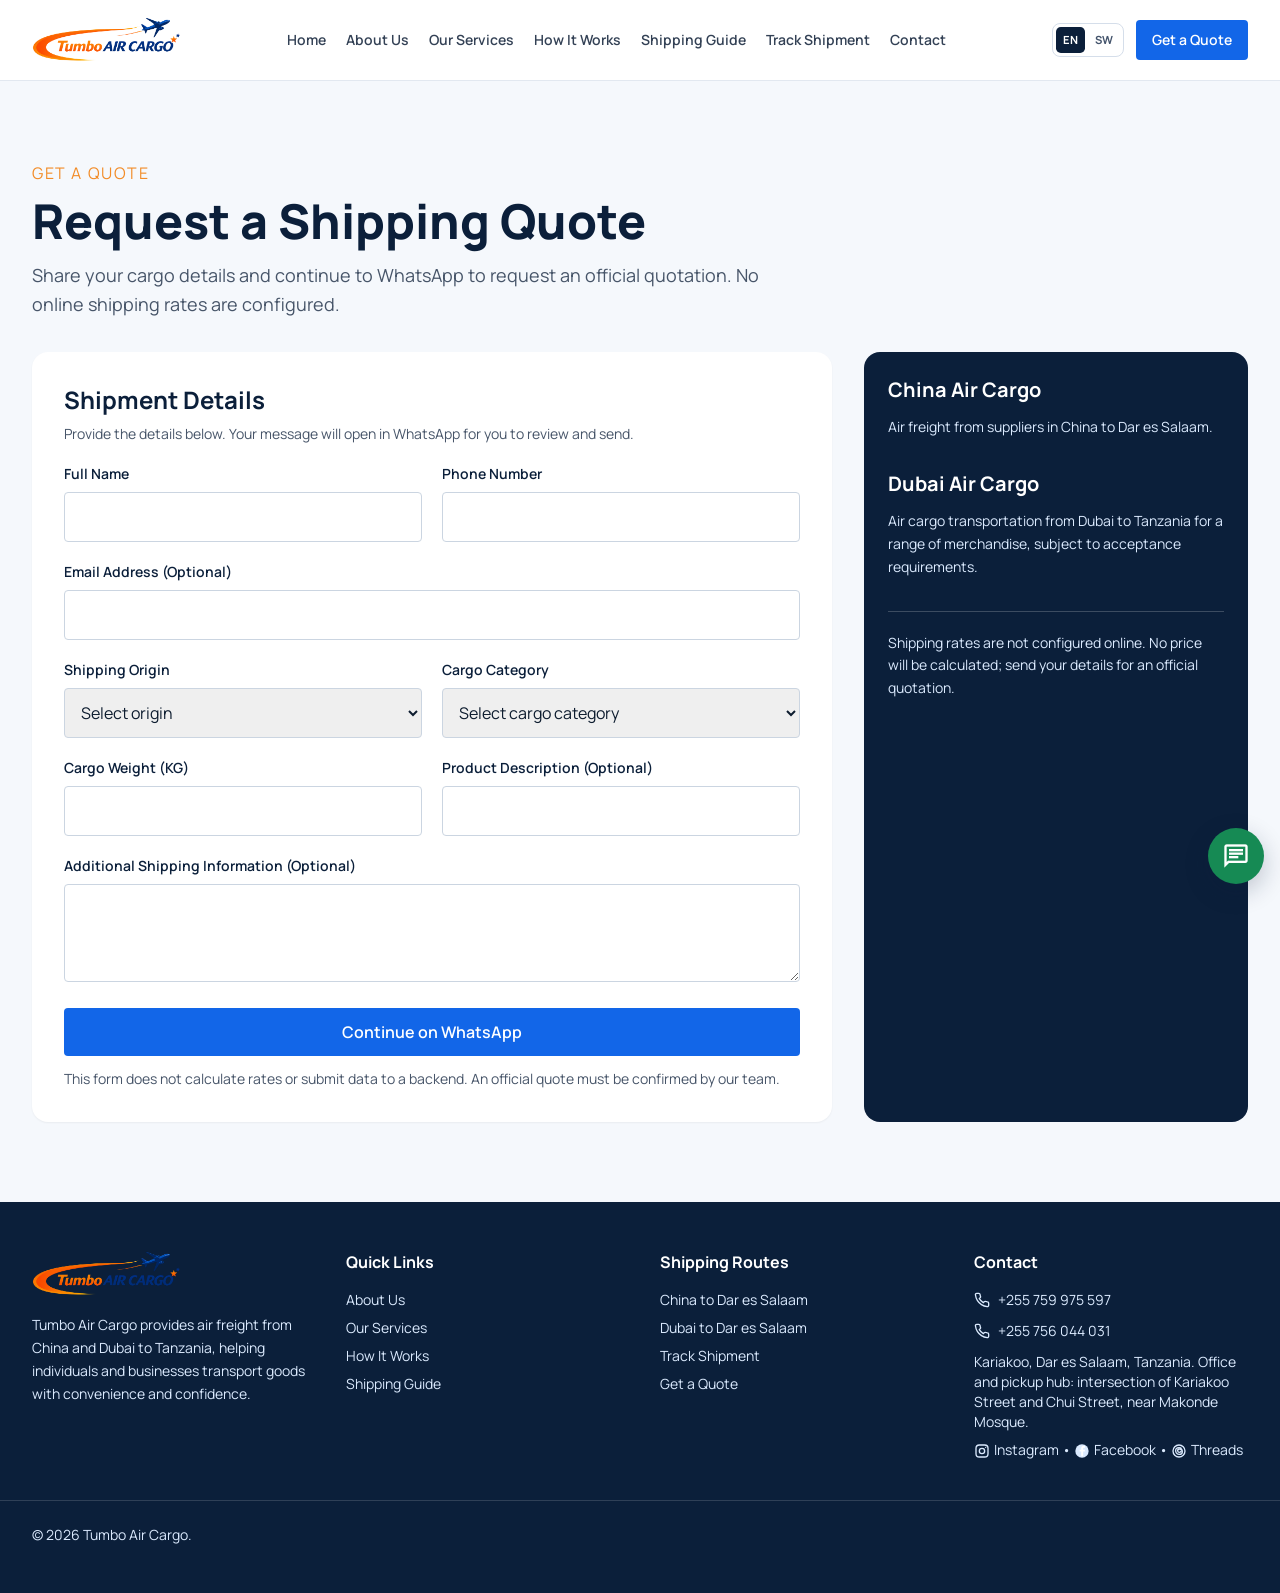
<file: pages/quote.html>
<!doctype html>

<html lang="en">
  <head>
    <meta charset="utf-8" />
    <meta content="width=device-width, initial-scale=1.0" name="viewport" />
    <meta
      name="description"
      data-i18n-content="meta.quoteDescription"
      content="Request an official Tumbo Air Cargo quotation for air freight from China or Dubai to Tanzania."
    />
    <meta content="web_standard" name="shell-type" />
    <title data-i18n="meta.quoteTitle">
      Request a Shipping Quote | Tumbo Air Cargo
    </title>

    <style>
      @layer base {
        html,
        body {
          margin: 0;
          padding: 0;
        }
        body {
          overscroll-behavior: none;
        }
        main > :first-child {
          margin-top: 0 !important;
        }
        main > :last-child {
          margin-bottom: 0 !important;
        }
      }
      ::-webkit-scrollbar {
        display: none;
      }
    </style>
    <link href="../assets/css/site-fonts.css" rel="stylesheet" />
    <link href="../assets/css/site.css" rel="stylesheet" />
    <script src="../assets/js/tailwindcss.js"></script>
    <script id="tailwind-config">
      tailwind.config = {
        darkMode: "class",
        theme: {
          extend: {
            colors: {
              "on-error-container": "#93000a",
              outline: "#737785",
              "primary-fixed-dim": "#b1c5ff",
              "on-surface": "#0d1c2f",
              "surface-variant": "#d5e3fd",
              "surface-bright": "#f8f9ff",
              error: "#ba1a1a",
              "primary-container": "#1266E8",
              "on-background": "#0d1c2f",
              "secondary-fixed": "#d7e2ff",
              "surface-container-highest": "#d5e3fd",
              "outline-variant": "#c3c6d6",
              "inverse-primary": "#b1c5ff",
              "surface-container-lowest": "#ffffff",
              "on-error": "#ffffff",
              "inverse-on-surface": "#ebf1ff",
              surface: "#f8f9ff",
              "on-primary-fixed": "#001946",
              "on-primary-fixed-variant": "#00419e",
              "on-secondary-fixed-variant": "#2f4770",
              "tertiary-fixed-dim": "#F28C28",
              "surface-dim": "#ccdbf4",
              "on-tertiary-fixed-variant": "#8A4B08",
              "secondary-fixed-dim": "#b0c7f8",
              "on-surface-variant": "#424653",
              "surface-container-high": "#dde9ff",
              "on-secondary": "#ffffff",
              "on-primary-container": "#c8d6ff",
              "on-primary": "#ffffff",
              "tertiary-fixed": "#F8C58B",
              secondary: "#485e89",
              "surface-container-low": "#eff4ff",
              background: "#f8f9ff",
              "on-tertiary-fixed": "#002106",
              "primary-fixed": "#dae2ff",
              "tertiary-container": "#F28C28",
              primary: "#0B1F3A",
              "error-container": "#ffdad6",
              "inverse-surface": "#233144",
              "surface-container": "#e6eeff",
              "on-tertiary": "#ffffff",
              "on-secondary-fixed": "#001a40",
              "on-tertiary-container": "#7fee86",
              tertiary: "#F28C28",
              "secondary-container": "#b5ccfe",
              "on-secondary-container": "#3f5681",
              "surface-tint": "#1266E8",
            },
            borderRadius: {
              DEFAULT: "0.125rem",
              lg: "0.25rem",
              xl: "0.5rem",
              full: "0.75rem",
            },
            spacing: {
              "space-xl": "2.5rem",
              "space-md": "1rem",
              "space-xs": "0.25rem",
              gutter: "1rem",
              "space-lg": "1.5rem",
              "space-sm": "0.5rem",
              margin: "1rem",
              "margin-desktop": "2rem",
              "gutter-desktop": "1.5rem",
            },
            fontFamily: {
              "display-sm": ["Manrope"],
              "title-md": ["Manrope"],
              "headline-sm": ["Manrope"],
              "body-md": ["Manrope"],
              "body-lg": ["Manrope"],
              "headline-lg": ["Manrope"],
              "headline-md": ["Manrope"],
              "headline-lg-mobile": ["Manrope"],
              "code-metric": ["Manrope"],
              "body-sm": ["Manrope"],
              "label-md": ["Manrope"],
              "title-sm": ["Manrope"],
              "display-lg": ["Manrope"],
              "label-sm": ["Manrope"],
            },
            fontSize: {
              "display-sm": [
                "36px",
                {
                  lineHeight: "44px",
                  letterSpacing: "-0.02em",
                  fontWeight: "700",
                },
              ],
              "title-md": [
                "16px",
                { lineHeight: "22px", letterSpacing: "0em", fontWeight: "600" },
              ],
              "headline-sm": [
                "18px",
                {
                  lineHeight: "24px",
                  letterSpacing: "-0.005em",
                  fontWeight: "600",
                },
              ],
              "body-md": [
                "14px",
                { lineHeight: "20px", letterSpacing: "0em", fontWeight: "400" },
              ],
              "body-lg": [
                "16px",
                { lineHeight: "24px", letterSpacing: "0em", fontWeight: "400" },
              ],
              "headline-lg": [
                "30px",
                {
                  lineHeight: "38px",
                  letterSpacing: "-0.02em",
                  fontWeight: "700",
                },
              ],
              "headline-md": [
                "22px",
                {
                  lineHeight: "28px",
                  letterSpacing: "-0.01em",
                  fontWeight: "600",
                },
              ],
              "headline-lg-mobile": [
                "24px",
                {
                  lineHeight: "32px",
                  letterSpacing: "-0.01em",
                  fontWeight: "700",
                },
              ],
              "code-metric": [
                "13px",
                {
                  lineHeight: "16px",
                  letterSpacing: "-0.01em",
                  fontWeight: "600",
                },
              ],
              "body-sm": [
                "12px",
                {
                  lineHeight: "16px",
                  letterSpacing: "0.01em",
                  fontWeight: "400",
                },
              ],
              "label-md": [
                "13px",
                {
                  lineHeight: "18px",
                  letterSpacing: "0.02em",
                  fontWeight: "600",
                },
              ],
              "title-sm": [
                "14px",
                { lineHeight: "20px", letterSpacing: "0em", fontWeight: "600" },
              ],
              "display-lg": [
                "48px",
                {
                  lineHeight: "56px",
                  letterSpacing: "-0.03em",
                  fontWeight: "800",
                },
              ],
              "label-sm": [
                "11px",
                {
                  lineHeight: "14px",
                  letterSpacing: "0.06em",
                  fontWeight: "700",
                },
              ],
            },
          },
        },
      };
    </script>
  </head>
  <body class="bg-surface font-body-md text-on-surface antialiased">
    <header
      class="relative sticky top-0 z-50 w-full border-b border-slate-200 bg-white"
    >
      <div
        class="mx-auto flex min-h-20 max-w-7xl items-center justify-between gap-4 px-4 sm:px-6 lg:px-8"
      >
        <a
          aria-label="Tumbo Air Cargo Homepage"
          class="flex shrink-0 items-center"
          data-i18n-aria="nav.home"
          href="../index.html#home"
          ><img
            alt="Tumbo Air Cargo"
            class="h-12 w-auto max-w-[180px] object-contain"
            src="../assets/images/tumbo-air-cargo-logo.png"
        /></a>
        <nav
          class="hidden items-center gap-5 text-sm font-semibold text-slate-700 xl:flex"
          data-mobile-navigation
        >
          <a
            class="hover:text-[#1266E8]"
            data-i18n="nav.home"
            href="../index.html#home"
            >Home</a
          >
          <a
            class="hover:text-[#1266E8]"
            data-i18n="nav.about"
            href="../index.html#about"
            >About Us</a
          >
          <a
            class="hover:text-[#1266E8]"
            data-i18n="nav.services"
            href="../index.html#services"
            >Our Services</a
          >
          <a
            class="hover:text-[#1266E8]"
            data-i18n="nav.process"
            href="../index.html#how-it-works"
            >How It Works</a
          >
          <a
            class="hover:text-[#1266E8]"
            data-i18n="nav.guide"
            href="../index.html#shipping-guide"
            >Shipping Guide</a
          >
          <a
            class="hover:text-[#1266E8]"
            data-i18n="nav.tracking"
            href="tracking.html"
            >Track Shipment</a
          >
          <a
            class="hover:text-[#1266E8]"
            data-i18n="nav.contact"
            href="../index.html#contact"
            >Contact</a
          >
        </nav>
        <div class="flex items-center gap-3">
          <a
            class="hidden rounded-lg bg-[#1266E8] px-4 py-2.5 text-sm font-semibold text-white hover:bg-[#0B1F3A] sm:inline-flex"
            data-i18n="nav.quote"
            href="quote.html"
            >Get a Quote</a
          >
          <button
            aria-label="Open navigation menu"
            class="flex items-center justify-center rounded-lg p-2 text-[#0B1F3A] hover:bg-slate-100 xl:hidden"
            type="button"
          >
            <span aria-hidden="true" class="material-symbols-outlined text-2xl"
              >menu</span
            >
          </button>
        </div>
      </div>
    </header>
    <main class="min-h-[65vh] bg-[#F5F8FC]">
      <section class="px-4 py-14 sm:px-6 lg:px-8 lg:py-20">
        <div class="mx-auto max-w-7xl">
          <p
            class="font-label-sm uppercase tracking-widest text-[#F28C28]"
            data-i18n="nav.quote"
          >
            Get a Quote
          </p>
          <h1
            class="mt-3 text-4xl font-extrabold text-[#0B1F3A] sm:text-5xl"
            data-i18n="quote.pageTitle"
          >
            Request a Shipping Quote
          </h1>
          <p
            class="mt-4 max-w-3xl text-lg leading-relaxed text-slate-600"
            data-i18n="quote.pageDescription"
          >
            Share your cargo details and continue to WhatsApp to request an
            official quotation. No online shipping rates are configured.
          </p>
          <div class="mt-8 grid gap-8 lg:grid-cols-12">
            <form
              class="grid gap-5 rounded-2xl bg-white p-6 shadow-sm sm:grid-cols-2 sm:p-8 lg:col-span-8"
              id="quote-request-form"
            >
              <div class="sm:col-span-2">
                <h2
                  class="text-2xl font-bold text-[#0B1F3A]"
                  data-i18n="quote.formHeading"
                >
                  Shipment Details
                </h2>
                <p
                  class="mt-2 text-sm text-slate-600"
                  data-i18n="quote.formDescription"
                >
                  Provide the details below. Your message will open in WhatsApp
                  for you to review and send.
                </p>
              </div>
              <div>
                <label
                  class="mb-2 block text-sm font-semibold text-[#0B1F3A]"
                  data-i18n="quote.name"
                  for="contact-fullname"
                  >Full Name</label
                ><input
                  class="w-full rounded-lg border border-slate-300 px-3 py-3"
                  id="contact-fullname"
                  name="contact-fullname"
                  required
                  type="text"
                  autocomplete="name"
                />
              </div>
              <div>
                <label
                  class="mb-2 block text-sm font-semibold text-[#0B1F3A]"
                  data-i18n="quote.phone"
                  for="contact-phone"
                  >Phone Number</label
                ><input
                  class="w-full rounded-lg border border-slate-300 px-3 py-3"
                  id="contact-phone"
                  maxlength="20"
                  minlength="7"
                  name="contact-phone"
                  pattern="\+?[0-9]+(?:(?: |-)[0-9]+)*"
                  required
                  type="tel"
                  autocomplete="tel"
                />
              </div>
              <div class="sm:col-span-2">
                <label
                  class="mb-2 block text-sm font-semibold text-[#0B1F3A]"
                  data-i18n="quote.email"
                  for="contact-email"
                  >Email Address (Optional)</label
                ><input
                  class="w-full rounded-lg border border-slate-300 px-3 py-3"
                  id="contact-email"
                  name="contact-email"
                  type="email"
                  autocomplete="email"
                />
              </div>
              <div>
                <label
                  class="mb-2 block text-sm font-semibold text-[#0B1F3A]"
                  data-i18n="quote.origin"
                  for="origin-country"
                  >Shipping Origin</label
                ><select
                  class="w-full rounded-lg border border-slate-300 px-3 py-3"
                  id="origin-country"
                  name="origin-country"
                  required
                >
                  <option
                    disabled
                    selected
                    value=""
                    data-i18n="form.selectOrigin"
                  >
                    Select origin
                  </option>
                  <option data-i18n="option.china" value="China">China</option>
                  <option data-i18n="option.dubai" value="Dubai">Dubai</option>
                </select>
              </div>
              <div>
                <label
                  class="mb-2 block text-sm font-semibold text-[#0B1F3A]"
                  data-i18n="quote.category"
                  for="cargo-category"
                  >Cargo Category</label
                ><select
                  class="w-full rounded-lg border border-slate-300 px-3 py-3"
                  id="cargo-category"
                  name="cargo-category"
                  required
                >
                  <option
                    disabled
                    selected
                    value=""
                    data-i18n="form.selectCategory"
                  >
                    Select cargo category
                  </option>
                  <option data-i18n="option.normal" value="Normal Goods">
                    Normal Goods
                  </option>
                  <option data-i18n="option.electronics" value="Electronics">
                    Electronics
                  </option>
                  <option
                    data-i18n="option.batteries"
                    value="Lithium Batteries"
                  >
                    Lithium Batteries
                  </option>
                  <option data-i18n="option.liquids" value="Liquids">
                    Liquids
                  </option>
                  <option data-i18n="option.cosmetics" value="Cosmetics">
                    Cosmetics
                  </option>
                  <option
                    data-i18n="option.special"
                    value="Other Special Goods"
                  >
                    Other Special Goods
                  </option>
                </select>
              </div>
              <div>
                <label
                  class="mb-2 block text-sm font-semibold text-[#0B1F3A]"
                  data-i18n="quote.weight"
                  for="cargo-weight"
                  >Cargo Weight (KG)</label
                ><input
                  class="w-full rounded-lg border border-slate-300 px-3 py-3"
                  id="cargo-weight"
                  min="0.1"
                  name="cargo-weight"
                  required
                  step="0.1"
                  type="number"
                />
              </div>
              <div>
                <label
                  class="mb-2 block text-sm font-semibold text-[#0B1F3A]"
                  data-i18n="quote.productDescription"
                  for="cargo-commodity"
                  >Product Description (Optional)</label
                ><input
                  class="w-full rounded-lg border border-slate-300 px-3 py-3"
                  id="cargo-commodity"
                  name="cargo-commodity"
                  type="text"
                />
              </div>
              <div class="sm:col-span-2">
                <label
                  class="mb-2 block text-sm font-semibold text-[#0B1F3A]"
                  data-i18n="quote.additional"
                  for="additional-notes"
                  >Additional Shipping Information (Optional)</label
                ><textarea
                  class="w-full rounded-lg border border-slate-300 px-3 py-3"
                  id="additional-notes"
                  name="additional-notes"
                  rows="3"
                ></textarea>
              </div>
              <div class="sm:col-span-2">
                <button
                  class="min-h-12 w-full rounded-lg bg-[#1266E8] px-6 font-semibold text-white hover:bg-[#0B1F3A]"
                  data-i18n="quote.submit"
                  type="submit"
                >
                  Continue on WhatsApp
                </button>
                <p
                  class="mt-3 text-sm leading-relaxed text-slate-600"
                  data-i18n="quote.disclaimer"
                >
                  This form does not calculate rates or submit data to a
                  backend. An official quote must be confirmed by our team.
                </p>
              </div>
            </form>
            <aside
              class="rounded-2xl bg-[#0B1F3A] p-6 text-white lg:col-span-4"
            >
              <h2 class="text-xl font-bold" data-i18n="service.china.title">
                China Air Cargo
              </h2>
              <p
                class="mt-3 text-sm leading-relaxed text-blue-100"
                data-i18n="service.china.description"
              >
                Air freight from suppliers in China to Dar es Salaam.
              </p>
              <h3
                class="mt-8 text-xl font-bold"
                data-i18n="service.dubai.title"
              >
                Dubai Air Cargo
              </h3>
              <p
                class="mt-3 text-sm leading-relaxed text-blue-100"
                data-i18n="service.dubai.description"
              >
                Air cargo transportation from Dubai to Tanzania for a range of
                merchandise, subject to acceptance requirements.
              </p>
              <p
                class="mt-8 border-t border-white/20 pt-5 text-sm leading-relaxed text-blue-100"
                data-i18n="calculator.notice"
              >
                Shipping rates are not configured online. No price will be
                calculated; send your details for an official quotation.
              </p>
            </aside>
          </div>
        </div>
      </section>
    </main>
    <footer class="bg-[#0B1F3A] py-12 text-blue-100">
      <div
        class="mx-auto grid max-w-7xl gap-10 px-4 sm:px-6 md:grid-cols-2 lg:grid-cols-4 lg:px-8"
      >
        <div>
          <img
            alt="Tumbo Air Cargo"
            class="mb-4 h-12 w-auto max-w-[190px] object-contain"
            src="../assets/images/tumbo-air-cargo-logo.png"
          />
          <p
            class="max-w-sm text-sm leading-relaxed"
            data-i18n="footer.description"
          >
            Tumbo Air Cargo provides air freight from China and Dubai to
            Tanzania, helping individuals and businesses transport goods with
            convenience and confidence.
          </p>
        </div>
        <div>
          <h2 class="font-bold text-white" data-i18n="footer.quickLinks">
            Quick Links
          </h2>
          <ul class="mt-4 space-y-2 text-sm">
            <li>
              <a
                class="hover:text-white hover:underline"
                data-i18n="nav.about"
                href="../index.html#about"
                >About Us</a
              >
            </li>
            <li>
              <a
                class="hover:text-white hover:underline"
                data-i18n="nav.services"
                href="../index.html#services"
                >Our Services</a
              >
            </li>
            <li>
              <a
                class="hover:text-white hover:underline"
                data-i18n="nav.process"
                href="../index.html#how-it-works"
                >How It Works</a
              >
            </li>
            <li>
              <a
                class="hover:text-white hover:underline"
                data-i18n="nav.guide"
                href="../index.html#shipping-guide"
                >Shipping Guide</a
              >
            </li>
          </ul>
        </div>
        <div>
          <h2 class="font-bold text-white" data-i18n="footer.routes">
            Shipping Routes
          </h2>
          <ul class="mt-4 space-y-2 text-sm">
            <li data-i18n="footer.routeChina">China to Dar es Salaam</li>
            <li data-i18n="footer.routeDubai">Dubai to Dar es Salaam</li>
            <li>
              <a
                class="hover:text-white hover:underline"
                data-i18n="nav.tracking"
                href="tracking.html"
                >Track Shipment</a
              >
            </li>
            <li>
              <a
                class="hover:text-white hover:underline"
                data-i18n="nav.quote"
                href="quote.html"
                >Get a Quote</a
              >
            </li>
          </ul>
        </div>
        <div>
          <h2 class="font-bold text-white" data-i18n="footer.contact">
            Contact
          </h2>
          <ul class="mt-4 space-y-2 text-sm">
            <li>
              <a
                class="inline-flex items-center gap-2 hover:text-white hover:underline"
                href="tel:+255759975597"
                ><svg class="h-4 w-4 shrink-0" viewBox="0 0 24 24" fill="none" stroke="currentColor" stroke-width="2" aria-hidden="true"><path d="M22 16.92v3a2 2 0 0 1-2.18 2 19.79 19.79 0 0 1-8.63-3.07 19.5 19.5 0 0 1-6-6A19.79 19.79 0 0 1 2.12 4.18 2 2 0 0 1 4.11 2h3a2 2 0 0 1 2 1.72c.12.96.33 1.9.63 2.81a2 2 0 0 1-.45 2.11L8 9.91a16 16 0 0 0 6 6l1.27-1.27a2 2 0 0 1 2.11-.45c.91.3 1.85.51 2.81.63A2 2 0 0 1 22 16.92z"/></svg>+255 759 975 597</a
              >
            </li>
            <li>
              <a
                class="inline-flex items-center gap-2 hover:text-white hover:underline"
                href="tel:+255756044031"
                ><svg class="h-4 w-4 shrink-0" viewBox="0 0 24 24" fill="none" stroke="currentColor" stroke-width="2" aria-hidden="true"><path d="M22 16.92v3a2 2 0 0 1-2.18 2 19.79 19.79 0 0 1-8.63-3.07 19.5 19.5 0 0 1-6-6A19.79 19.79 0 0 1 2.12 4.18 2 2 0 0 1 4.11 2h3a2 2 0 0 1 2 1.72c.12.96.33 1.9.63 2.81a2 2 0 0 1-.45 2.11L8 9.91a16 16 0 0 0 6 6l1.27-1.27a2 2 0 0 1 2.11-.45c.91.3 1.85.51 2.81.63A2 2 0 0 1 22 16.92z"/></svg>+255 756 044 031</a
              >
            </li>
            <li data-i18n="contact.location">
              Kariakoo, Dar es Salaam, Tanzania.
            </li>
            <li>
              <a
                class="hover:text-white hover:underline"
                href="https://www.instagram.com/tumbo_air_cargo_/"
                rel="noopener noreferrer"
                target="_blank"
                ><svg class="mr-1 inline h-4 w-4" viewBox="0 0 24 24" fill="none" stroke="currentColor" stroke-width="2" aria-hidden="true"><rect x="3" y="3" width="18" height="18" rx="5"/><circle cx="12" cy="12" r="4"/><circle cx="17.5" cy="6.5" r="1" fill="currentColor" stroke="none"/></svg>Instagram</a
              >
              &bull;
              <a
                class="hover:text-white hover:underline"
                href="https://www.facebook.com/search/top?q=Tumbo%20Air%20Cargo"
                rel="noopener noreferrer"
                target="_blank"
                ><svg class="mr-1 inline h-4 w-4" viewBox="0 0 24 24" fill="currentColor" aria-hidden="true"><circle cx="12" cy="12" r="10"/><path d="M13.7 20v-7.1h2.4l.36-2.77H13.7V8.32c0-.8.22-1.35 1.38-1.35h1.48V4.47A20 20 0 0 0 14.4 4c-2.14 0-3.61 1.31-3.61 3.72v2.4H8.35v2.77h2.44V20h2.91z" fill="white"/></svg>Facebook</a
              >
              &bull;
              <a
                class="hover:text-white hover:underline"
                href="https://www.threads.net/search?q=Tumbo%20Air%20Cargo"
                rel="noopener noreferrer"
                target="_blank"
                ><svg class="mr-1 inline h-4 w-4" viewBox="0 0 24 24" fill="none" stroke="currentColor" stroke-width="2" aria-hidden="true"><circle cx="12" cy="12" r="9"/><path d="M16 8.5c-1-1-2.3-1.5-4-1.5-2.8 0-5 1.8-5 4.5s2.2 5.5 5.5 5.5c2.8 0 4.5-1.7 4.5-4 0-2.5-2-4-4-4-1.8 0-3 1.1-3 2.5s1.1 2.5 2.5 2.5c1.5 0 2.5-.9 2.5-2.5"/></svg>Threads</a
              >
            </li>
          </ul>
        </div>
      </div>
      <div
        class="mx-auto mt-10 max-w-7xl border-t border-white/15 px-4 pt-6 text-sm sm:px-6 lg:px-8"
      >
        <p>&copy; <span data-current-year></span> Tumbo Air Cargo.</p>
      </div>
    </footer>
    <script src="../assets/js/site.js"></script>
  </body>
</html>
</file>
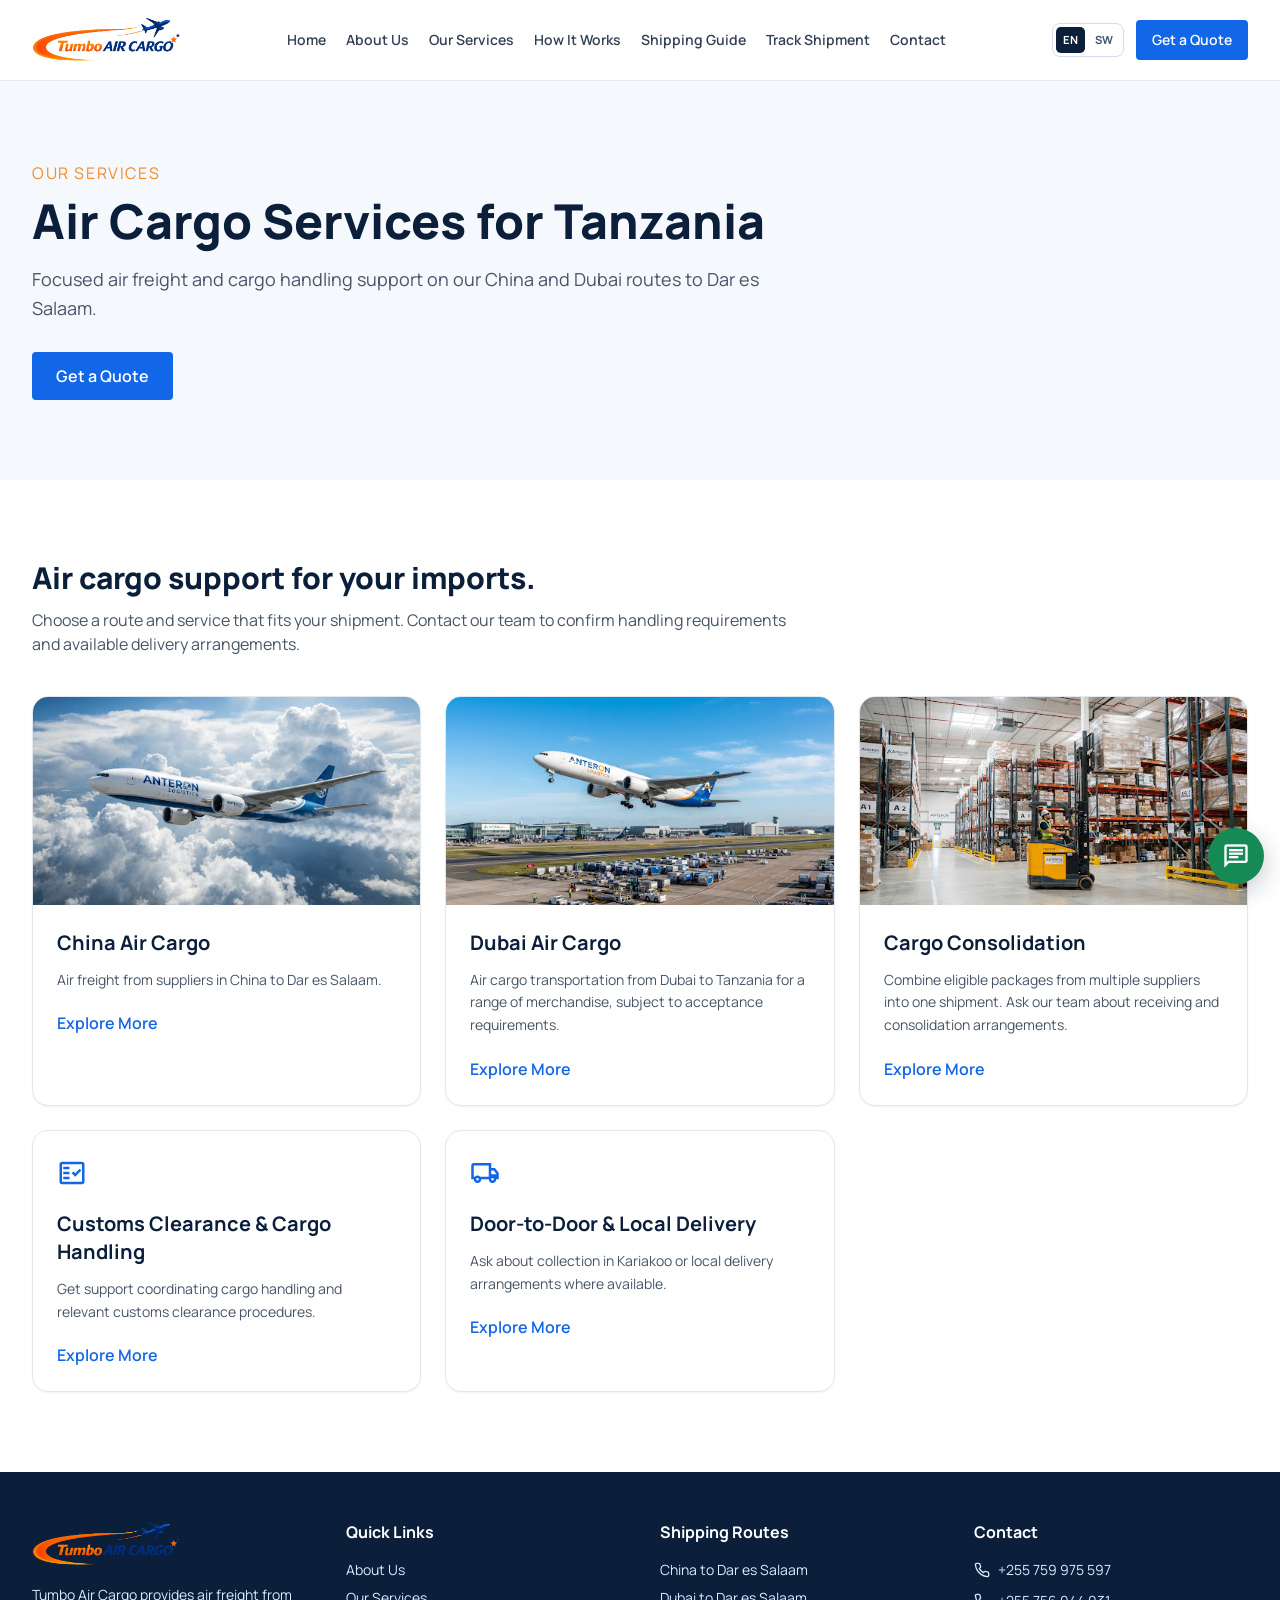
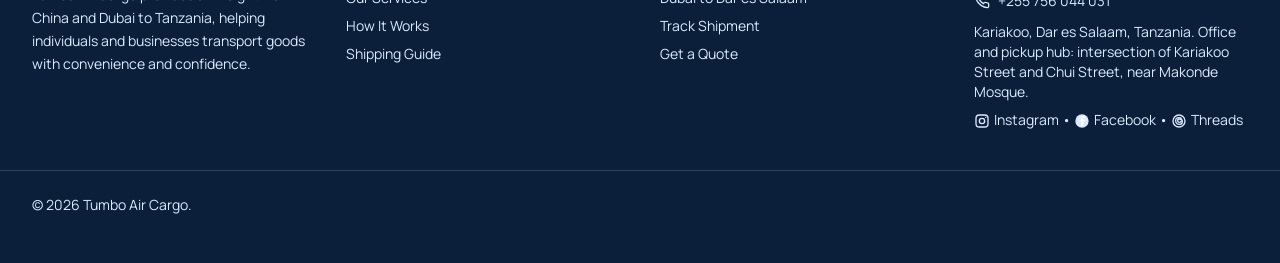
<file: pages/services.html>
<!doctype html>

<html lang="en">
  <head>
    <meta charset="utf-8" />
    <meta content="width=device-width, initial-scale=1.0" name="viewport" />
    <meta
      name="description"
      data-i18n-content="meta.servicesDescription"
      content="Explore China and Dubai air cargo, cargo consolidation, shipment handling, and delivery arrangements from Tumbo Air Cargo."
    />
    <meta content="web_standard" name="shell-type" />
    <title data-i18n="meta.servicesTitle">
      Air Cargo Services | Tumbo Air Cargo
    </title>

    <style>
      @layer base {
        html,
        body {
          margin: 0;
          padding: 0;
        }
        body {
          overscroll-behavior: none;
        }
        main > :first-child {
          margin-top: 0 !important;
        }
        main > :last-child {
          margin-bottom: 0 !important;
        }
      }
      ::-webkit-scrollbar {
        display: none;
      }
    </style>
    <link href="../assets/css/site-fonts.css" rel="stylesheet" />
    <link href="../assets/css/site.css" rel="stylesheet" />
    <script src="../assets/js/tailwindcss.js"></script>
    <script id="tailwind-config">
      tailwind.config = {
        darkMode: "class",
        theme: {
          extend: {
            colors: {
              "on-error-container": "#93000a",
              outline: "#737785",
              "primary-fixed-dim": "#b1c5ff",
              "on-surface": "#0d1c2f",
              "surface-variant": "#d5e3fd",
              "surface-bright": "#f8f9ff",
              error: "#ba1a1a",
              "primary-container": "#1266E8",
              "on-background": "#0d1c2f",
              "secondary-fixed": "#d7e2ff",
              "surface-container-highest": "#d5e3fd",
              "outline-variant": "#c3c6d6",
              "inverse-primary": "#b1c5ff",
              "surface-container-lowest": "#ffffff",
              "on-error": "#ffffff",
              "inverse-on-surface": "#ebf1ff",
              surface: "#f8f9ff",
              "on-primary-fixed": "#001946",
              "on-primary-fixed-variant": "#00419e",
              "on-secondary-fixed-variant": "#2f4770",
              "tertiary-fixed-dim": "#F28C28",
              "surface-dim": "#ccdbf4",
              "on-tertiary-fixed-variant": "#8A4B08",
              "secondary-fixed-dim": "#b0c7f8",
              "on-surface-variant": "#424653",
              "surface-container-high": "#dde9ff",
              "on-secondary": "#ffffff",
              "on-primary-container": "#c8d6ff",
              "on-primary": "#ffffff",
              "tertiary-fixed": "#F8C58B",
              secondary: "#485e89",
              "surface-container-low": "#eff4ff",
              background: "#f8f9ff",
              "on-tertiary-fixed": "#002106",
              "primary-fixed": "#dae2ff",
              "tertiary-container": "#F28C28",
              primary: "#0B1F3A",
              "error-container": "#ffdad6",
              "inverse-surface": "#233144",
              "surface-container": "#e6eeff",
              "on-tertiary": "#ffffff",
              "on-secondary-fixed": "#001a40",
              "on-tertiary-container": "#7fee86",
              tertiary: "#F28C28",
              "secondary-container": "#b5ccfe",
              "on-secondary-container": "#3f5681",
              "surface-tint": "#1266E8",
            },
            borderRadius: {
              DEFAULT: "0.125rem",
              lg: "0.25rem",
              xl: "0.5rem",
              full: "0.75rem",
            },
            spacing: {
              "space-xl": "2.5rem",
              "space-md": "1rem",
              "space-xs": "0.25rem",
              gutter: "1rem",
              "space-lg": "1.5rem",
              "space-sm": "0.5rem",
              margin: "1rem",
              "margin-desktop": "2rem",
              "gutter-desktop": "1.5rem",
            },
            fontFamily: {
              "display-sm": ["Manrope"],
              "title-md": ["Manrope"],
              "headline-sm": ["Manrope"],
              "body-md": ["Manrope"],
              "body-lg": ["Manrope"],
              "headline-lg": ["Manrope"],
              "headline-md": ["Manrope"],
              "headline-lg-mobile": ["Manrope"],
              "code-metric": ["Manrope"],
              "body-sm": ["Manrope"],
              "label-md": ["Manrope"],
              "title-sm": ["Manrope"],
              "display-lg": ["Manrope"],
              "label-sm": ["Manrope"],
            },
            fontSize: {
              "display-sm": [
                "36px",
                {
                  lineHeight: "44px",
                  letterSpacing: "-0.02em",
                  fontWeight: "700",
                },
              ],
              "title-md": [
                "16px",
                { lineHeight: "22px", letterSpacing: "0em", fontWeight: "600" },
              ],
              "headline-sm": [
                "18px",
                {
                  lineHeight: "24px",
                  letterSpacing: "-0.005em",
                  fontWeight: "600",
                },
              ],
              "body-md": [
                "14px",
                { lineHeight: "20px", letterSpacing: "0em", fontWeight: "400" },
              ],
              "body-lg": [
                "16px",
                { lineHeight: "24px", letterSpacing: "0em", fontWeight: "400" },
              ],
              "headline-lg": [
                "30px",
                {
                  lineHeight: "38px",
                  letterSpacing: "-0.02em",
                  fontWeight: "700",
                },
              ],
              "headline-md": [
                "22px",
                {
                  lineHeight: "28px",
                  letterSpacing: "-0.01em",
                  fontWeight: "600",
                },
              ],
              "headline-lg-mobile": [
                "24px",
                {
                  lineHeight: "32px",
                  letterSpacing: "-0.01em",
                  fontWeight: "700",
                },
              ],
              "code-metric": [
                "13px",
                {
                  lineHeight: "16px",
                  letterSpacing: "-0.01em",
                  fontWeight: "600",
                },
              ],
              "body-sm": [
                "12px",
                {
                  lineHeight: "16px",
                  letterSpacing: "0.01em",
                  fontWeight: "400",
                },
              ],
              "label-md": [
                "13px",
                {
                  lineHeight: "18px",
                  letterSpacing: "0.02em",
                  fontWeight: "600",
                },
              ],
              "title-sm": [
                "14px",
                { lineHeight: "20px", letterSpacing: "0em", fontWeight: "600" },
              ],
              "display-lg": [
                "48px",
                {
                  lineHeight: "56px",
                  letterSpacing: "-0.03em",
                  fontWeight: "800",
                },
              ],
              "label-sm": [
                "11px",
                {
                  lineHeight: "14px",
                  letterSpacing: "0.06em",
                  fontWeight: "700",
                },
              ],
            },
          },
        },
      };
    </script>
  </head>
  <body class="bg-surface font-body-md text-on-surface antialiased">
    <header
      class="relative sticky top-0 z-50 w-full border-b border-slate-200 bg-white"
    >
      <div
        class="mx-auto flex min-h-20 max-w-7xl items-center justify-between gap-4 px-4 sm:px-6 lg:px-8"
      >
        <a
          aria-label="Tumbo Air Cargo Homepage"
          class="flex shrink-0 items-center"
          data-i18n-aria="nav.home"
          href="../index.html#home"
          ><img
            alt="Tumbo Air Cargo"
            class="h-12 w-auto max-w-[180px] object-contain"
            src="../assets/images/tumbo-air-cargo-logo.png"
        /></a>
        <nav
          class="hidden items-center gap-5 text-sm font-semibold text-slate-700 xl:flex"
          data-mobile-navigation
        >
          <a
            class="hover:text-[#1266E8]"
            data-i18n="nav.home"
            href="../index.html#home"
            >Home</a
          >
          <a
            class="hover:text-[#1266E8]"
            data-i18n="nav.about"
            href="../index.html#about"
            >About Us</a
          >
          <a
            class="hover:text-[#1266E8]"
            data-i18n="nav.services"
            href="../index.html#services"
            >Our Services</a
          >
          <a
            class="hover:text-[#1266E8]"
            data-i18n="nav.process"
            href="../index.html#how-it-works"
            >How It Works</a
          >
          <a
            class="hover:text-[#1266E8]"
            data-i18n="nav.guide"
            href="../index.html#shipping-guide"
            >Shipping Guide</a
          >
          <a
            class="hover:text-[#1266E8]"
            data-i18n="nav.tracking"
            href="tracking.html"
            >Track Shipment</a
          >
          <a
            class="hover:text-[#1266E8]"
            data-i18n="nav.contact"
            href="../index.html#contact"
            >Contact</a
          >
        </nav>
        <div class="flex items-center gap-3">
          <a
            class="hidden rounded-lg bg-[#1266E8] px-4 py-2.5 text-sm font-semibold text-white hover:bg-[#0B1F3A] sm:inline-flex"
            data-i18n="nav.quote"
            href="quote.html"
            >Get a Quote</a
          >
          <button
            aria-label="Open navigation menu"
            class="flex items-center justify-center rounded-lg p-2 text-[#0B1F3A] hover:bg-slate-100 xl:hidden"
            type="button"
          >
            <span aria-hidden="true" class="material-symbols-outlined text-2xl"
              >menu</span
            >
          </button>
        </div>
      </div>
    </header>
    <main class="min-h-[65vh] bg-white">
      <section class="bg-[#F5F8FC] px-4 py-16 sm:px-6 lg:px-8 lg:py-20">
        <div class="mx-auto max-w-7xl">
          <p
            class="font-label-sm uppercase tracking-widest text-[#F28C28]"
            data-i18n="services.eyebrow"
          >
            Our Services
          </p>
          <h1
            class="mt-3 text-4xl font-extrabold text-[#0B1F3A] sm:text-5xl"
            data-i18n="services.pageTitle"
          >
            Air Cargo Services for Tanzania
          </h1>
          <p
            class="mt-5 max-w-3xl text-lg leading-relaxed text-slate-600"
            data-i18n="services.pageDescription"
          >
            Focused air freight and cargo handling support on our China and
            Dubai routes to Dar es Salaam.
          </p>
          <a
            class="mt-7 inline-flex rounded-lg bg-[#1266E8] px-6 py-3 font-semibold text-white hover:bg-[#0B1F3A]"
            data-i18n="nav.quote"
            href="quote.html"
            >Get a Quote</a
          >
        </div>
      </section>
      <section class="px-4 py-16 sm:px-6 lg:px-8 lg:py-20">
        <div class="mx-auto max-w-7xl">
          <div class="mb-10 max-w-3xl">
            <h2
              class="text-3xl font-extrabold text-[#0B1F3A]"
              data-i18n="services.heading"
            >
              Air cargo support for your imports.
            </h2>
            <p class="mt-3 text-slate-600" data-i18n="services.intro">
              Choose a route and service that fits your shipment. Contact our
              team to confirm handling requirements and available delivery
              arrangements.
            </p>
          </div>
          <div class="grid gap-6 md:grid-cols-2 lg:grid-cols-3">
            <article
              class="overflow-hidden rounded-2xl border border-slate-200 bg-white shadow-sm"
              id="china-air-cargo"
            >
              <img
                alt="Air cargo aircraft"
                class="h-52 w-full object-cover"
                loading="lazy"
                src="../assets/images/service-cargo-aircraft.jpg"
              />
              <div class="p-6">
                <h3
                  class="text-xl font-bold text-[#0B1F3A]"
                  data-i18n="service.china.title"
                >
                  China Air Cargo
                </h3>
                <p
                  class="mt-3 text-sm leading-relaxed text-slate-600"
                  data-i18n="service.china.description"
                >
                  Air freight from suppliers in China to Dar es Salaam.
                </p>
                <a
                  class="mt-5 inline-flex font-semibold text-[#1266E8] hover:underline"
                  data-i18n="services.explore"
                  href="quote.html"
                  >Explore More</a
                >
              </div>
            </article>
            <article
              class="overflow-hidden rounded-2xl border border-slate-200 bg-white shadow-sm"
              id="dubai-air-cargo"
            >
              <img
                alt="International air cargo aircraft"
                class="h-52 w-full object-cover"
                loading="lazy"
                src="../assets/images/about-cargo-aircraft.jpg"
              />
              <div class="p-6">
                <h3
                  class="text-xl font-bold text-[#0B1F3A]"
                  data-i18n="service.dubai.title"
                >
                  Dubai Air Cargo
                </h3>
                <p
                  class="mt-3 text-sm leading-relaxed text-slate-600"
                  data-i18n="service.dubai.description"
                >
                  Air cargo transportation from Dubai to Tanzania for a range of
                  merchandise, subject to acceptance requirements.
                </p>
                <a
                  class="mt-5 inline-flex font-semibold text-[#1266E8] hover:underline"
                  data-i18n="services.explore"
                  href="quote.html"
                  >Explore More</a
                >
              </div>
            </article>
            <article
              class="overflow-hidden rounded-2xl border border-slate-200 bg-white shadow-sm"
              id="cargo-consolidation"
            >
              <img
                alt="Cargo packages prepared for shipment"
                class="h-52 w-full object-cover"
                loading="lazy"
                src="../assets/images/service-warehouse.jpg"
              />
              <div class="p-6">
                <h3
                  class="text-xl font-bold text-[#0B1F3A]"
                  data-i18n="service.consolidation.title"
                >
                  Cargo Consolidation
                </h3>
                <p
                  class="mt-3 text-sm leading-relaxed text-slate-600"
                  data-i18n="service.consolidation.description"
                >
                  Combine eligible packages from multiple suppliers into one
                  shipment. Ask our team about receiving and consolidation
                  arrangements.
                </p>
                <a
                  class="mt-5 inline-flex font-semibold text-[#1266E8] hover:underline"
                  data-i18n="services.explore"
                  href="quote.html"
                  >Explore More</a
                >
              </div>
            </article>
            <article
              class="rounded-2xl border border-slate-200 bg-white p-6 shadow-sm"
              id="customs-handling"
            >
              <span
                aria-hidden="true"
                class="material-symbols-outlined text-3xl text-[#1266E8]"
                >fact_check</span
              >
              <h3
                class="mt-4 text-xl font-bold text-[#0B1F3A]"
                data-i18n="service.customs.title"
              >
                Customs Clearance &amp; Cargo Handling
              </h3>
              <p
                class="mt-3 text-sm leading-relaxed text-slate-600"
                data-i18n="service.customs.description"
              >
                Get support coordinating cargo handling and relevant customs
                clearance procedures.
              </p>
              <a
                class="mt-5 inline-flex font-semibold text-[#1266E8] hover:underline"
                data-i18n="services.explore"
                href="quote.html"
                >Explore More</a
              >
            </article>
            <article
              class="rounded-2xl border border-slate-200 bg-white p-6 shadow-sm"
              id="local-delivery"
            >
              <span
                aria-hidden="true"
                class="material-symbols-outlined text-3xl text-[#1266E8]"
                >local_shipping</span
              >
              <h3
                class="mt-4 text-xl font-bold text-[#0B1F3A]"
                data-i18n="service.delivery.title"
              >
                Door-to-Door &amp; Local Delivery
              </h3>
              <p
                class="mt-3 text-sm leading-relaxed text-slate-600"
                data-i18n="service.delivery.description"
              >
                Ask about collection in Kariakoo or local delivery arrangements
                where available.
              </p>
              <a
                class="mt-5 inline-flex font-semibold text-[#1266E8] hover:underline"
                data-i18n="services.explore"
                href="quote.html"
                >Explore More</a
              >
            </article>
          </div>
        </div>
      </section>
    </main>
    <footer class="bg-[#0B1F3A] py-12 text-blue-100">
      <div
        class="mx-auto grid max-w-7xl gap-10 px-4 sm:px-6 md:grid-cols-2 lg:grid-cols-4 lg:px-8"
      >
        <div>
          <img
            alt="Tumbo Air Cargo"
            class="mb-4 h-12 w-auto max-w-[190px] object-contain"
            src="../assets/images/tumbo-air-cargo-logo.png"
          />
          <p
            class="max-w-sm text-sm leading-relaxed"
            data-i18n="footer.description"
          >
            Tumbo Air Cargo provides air freight from China and Dubai to
            Tanzania, helping individuals and businesses transport goods with
            convenience and confidence.
          </p>
        </div>
        <div>
          <h2 class="font-bold text-white" data-i18n="footer.quickLinks">
            Quick Links
          </h2>
          <ul class="mt-4 space-y-2 text-sm">
            <li>
              <a
                class="hover:text-white hover:underline"
                data-i18n="nav.about"
                href="../index.html#about"
                >About Us</a
              >
            </li>
            <li>
              <a
                class="hover:text-white hover:underline"
                data-i18n="nav.services"
                href="../index.html#services"
                >Our Services</a
              >
            </li>
            <li>
              <a
                class="hover:text-white hover:underline"
                data-i18n="nav.process"
                href="../index.html#how-it-works"
                >How It Works</a
              >
            </li>
            <li>
              <a
                class="hover:text-white hover:underline"
                data-i18n="nav.guide"
                href="../index.html#shipping-guide"
                >Shipping Guide</a
              >
            </li>
          </ul>
        </div>
        <div>
          <h2 class="font-bold text-white" data-i18n="footer.routes">
            Shipping Routes
          </h2>
          <ul class="mt-4 space-y-2 text-sm">
            <li data-i18n="footer.routeChina">China to Dar es Salaam</li>
            <li data-i18n="footer.routeDubai">Dubai to Dar es Salaam</li>
            <li>
              <a
                class="hover:text-white hover:underline"
                data-i18n="nav.tracking"
                href="tracking.html"
                >Track Shipment</a
              >
            </li>
            <li>
              <a
                class="hover:text-white hover:underline"
                data-i18n="nav.quote"
                href="quote.html"
                >Get a Quote</a
              >
            </li>
          </ul>
        </div>
        <div>
          <h2 class="font-bold text-white" data-i18n="footer.contact">
            Contact
          </h2>
          <ul class="mt-4 space-y-2 text-sm">
            <li>
              <a
                class="inline-flex items-center gap-2 hover:text-white hover:underline"
                href="tel:+255759975597"
                ><svg class="h-4 w-4 shrink-0" viewBox="0 0 24 24" fill="none" stroke="currentColor" stroke-width="2" aria-hidden="true"><path d="M22 16.92v3a2 2 0 0 1-2.18 2 19.79 19.79 0 0 1-8.63-3.07 19.5 19.5 0 0 1-6-6A19.79 19.79 0 0 1 2.12 4.18 2 2 0 0 1 4.11 2h3a2 2 0 0 1 2 1.72c.12.96.33 1.9.63 2.81a2 2 0 0 1-.45 2.11L8 9.91a16 16 0 0 0 6 6l1.27-1.27a2 2 0 0 1 2.11-.45c.91.3 1.85.51 2.81.63A2 2 0 0 1 22 16.92z"/></svg>+255 759 975 597</a
              >
            </li>
            <li>
              <a
                class="inline-flex items-center gap-2 hover:text-white hover:underline"
                href="tel:+255756044031"
                ><svg class="h-4 w-4 shrink-0" viewBox="0 0 24 24" fill="none" stroke="currentColor" stroke-width="2" aria-hidden="true"><path d="M22 16.92v3a2 2 0 0 1-2.18 2 19.79 19.79 0 0 1-8.63-3.07 19.5 19.5 0 0 1-6-6A19.79 19.79 0 0 1 2.12 4.18 2 2 0 0 1 4.11 2h3a2 2 0 0 1 2 1.72c.12.96.33 1.9.63 2.81a2 2 0 0 1-.45 2.11L8 9.91a16 16 0 0 0 6 6l1.27-1.27a2 2 0 0 1 2.11-.45c.91.3 1.85.51 2.81.63A2 2 0 0 1 22 16.92z"/></svg>+255 756 044 031</a
              >
            </li>
            <li data-i18n="contact.location">
              Kariakoo, Dar es Salaam, Tanzania.
            </li>
            <li>
              <a
                class="hover:text-white hover:underline"
                href="https://www.instagram.com/tumbo_air_cargo_/"
                rel="noopener noreferrer"
                target="_blank"
                ><svg class="mr-1 inline h-4 w-4" viewBox="0 0 24 24" fill="none" stroke="currentColor" stroke-width="2" aria-hidden="true"><rect x="3" y="3" width="18" height="18" rx="5"/><circle cx="12" cy="12" r="4"/><circle cx="17.5" cy="6.5" r="1" fill="currentColor" stroke="none"/></svg>Instagram</a
              >
              &bull;
              <a
                class="hover:text-white hover:underline"
                href="https://www.facebook.com/search/top?q=Tumbo%20Air%20Cargo"
                rel="noopener noreferrer"
                target="_blank"
                ><svg class="mr-1 inline h-4 w-4" viewBox="0 0 24 24" fill="currentColor" aria-hidden="true"><circle cx="12" cy="12" r="10"/><path d="M13.7 20v-7.1h2.4l.36-2.77H13.7V8.32c0-.8.22-1.35 1.38-1.35h1.48V4.47A20 20 0 0 0 14.4 4c-2.14 0-3.61 1.31-3.61 3.72v2.4H8.35v2.77h2.44V20h2.91z" fill="white"/></svg>Facebook</a
              >
              &bull;
              <a
                class="hover:text-white hover:underline"
                href="https://www.threads.net/search?q=Tumbo%20Air%20Cargo"
                rel="noopener noreferrer"
                target="_blank"
                ><svg class="mr-1 inline h-4 w-4" viewBox="0 0 24 24" fill="none" stroke="currentColor" stroke-width="2" aria-hidden="true"><circle cx="12" cy="12" r="9"/><path d="M16 8.5c-1-1-2.3-1.5-4-1.5-2.8 0-5 1.8-5 4.5s2.2 5.5 5.5 5.5c2.8 0 4.5-1.7 4.5-4 0-2.5-2-4-4-4-1.8 0-3 1.1-3 2.5s1.1 2.5 2.5 2.5c1.5 0 2.5-.9 2.5-2.5"/></svg>Threads</a
              >
            </li>
          </ul>
        </div>
      </div>
      <div
        class="mx-auto mt-10 max-w-7xl border-t border-white/15 px-4 pt-6 text-sm sm:px-6 lg:px-8"
      >
        <p>&copy; <span data-current-year></span> Tumbo Air Cargo.</p>
      </div>
    </footer>
    <script src="../assets/js/site.js"></script>
  </body>
</html>
</file>
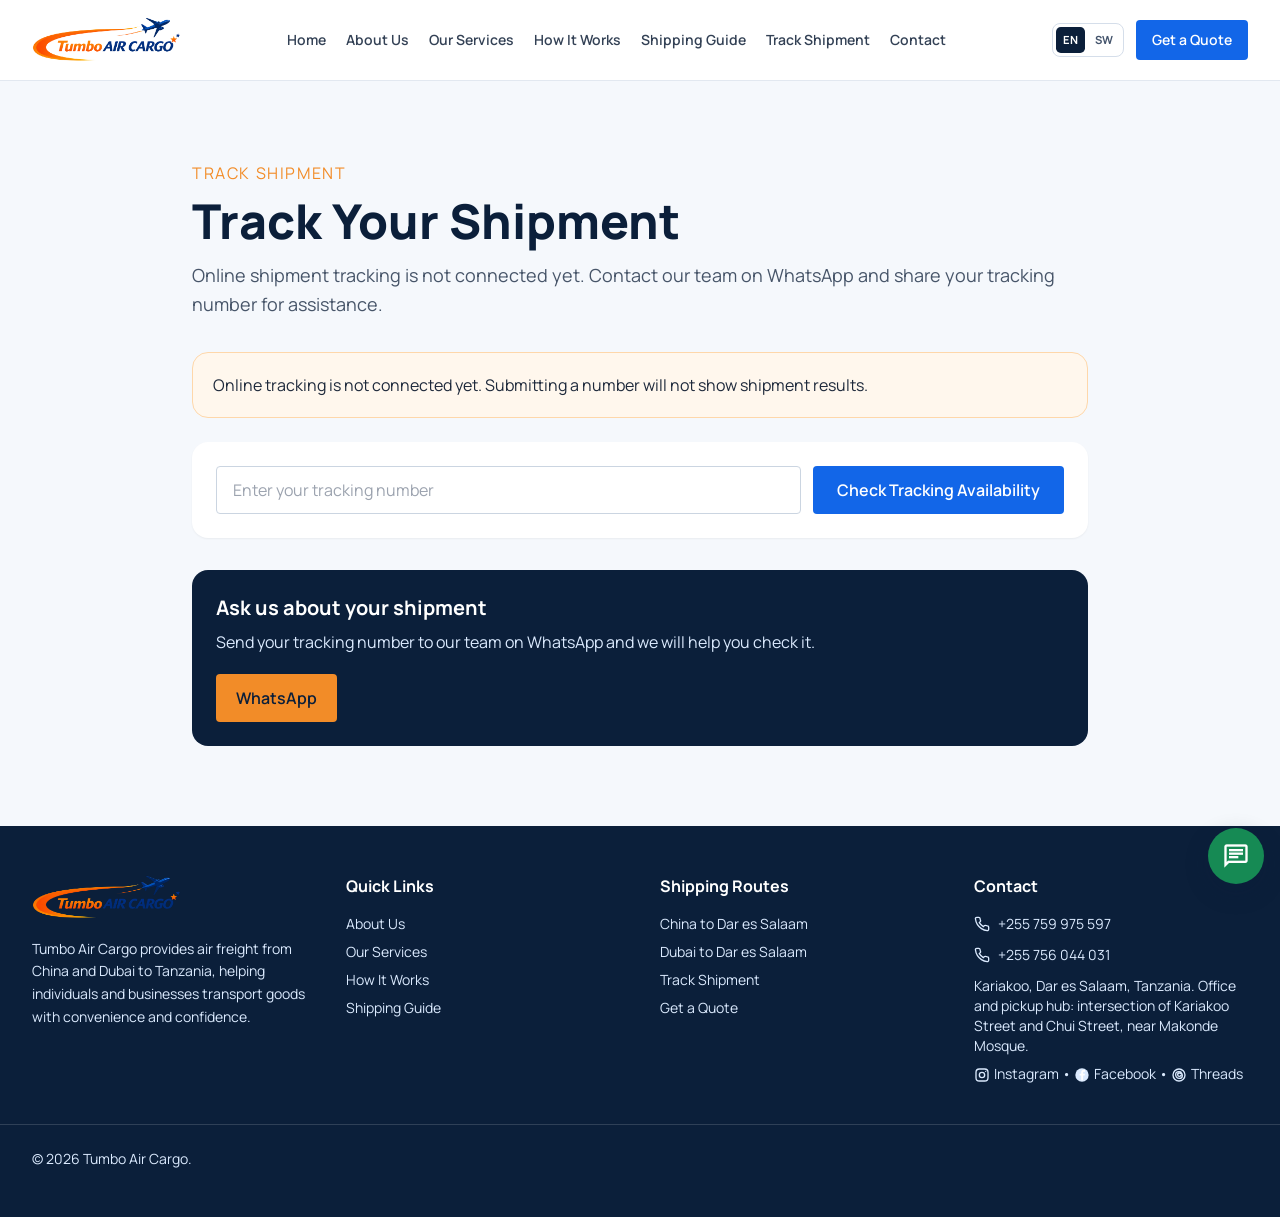
<file: pages/tracking.html>
<!doctype html>

<html lang="en">
  <head>
    <meta charset="utf-8" />
    <meta content="width=device-width, initial-scale=1.0" name="viewport" />
    <meta
      name="description"
      data-i18n-content="meta.trackingDescription"
      content="Find out how to request assistance with a Tumbo Air Cargo shipment. Online tracking integration is not connected yet."
    />
    <meta content="web_standard" name="shell-type" />
    <title data-i18n="meta.trackingTitle">
      Track a Shipment | Tumbo Air Cargo
    </title>

    <style>
      @layer base {
        html,
        body {
          margin: 0;
          padding: 0;
        }
        body {
          overscroll-behavior: none;
        }
        main > :first-child {
          margin-top: 0 !important;
        }
        main > :last-child {
          margin-bottom: 0 !important;
        }
      }
      ::-webkit-scrollbar {
        display: none;
      }
    </style>
    <link href="../assets/css/site-fonts.css" rel="stylesheet" />
    <link href="../assets/css/site.css" rel="stylesheet" />
    <script src="../assets/js/tailwindcss.js"></script>
    <script id="tailwind-config">
      tailwind.config = {
        darkMode: "class",
        theme: {
          extend: {
            colors: {
              "on-error-container": "#93000a",
              outline: "#737785",
              "primary-fixed-dim": "#b1c5ff",
              "on-surface": "#0d1c2f",
              "surface-variant": "#d5e3fd",
              "surface-bright": "#f8f9ff",
              error: "#ba1a1a",
              "primary-container": "#1266E8",
              "on-background": "#0d1c2f",
              "secondary-fixed": "#d7e2ff",
              "surface-container-highest": "#d5e3fd",
              "outline-variant": "#c3c6d6",
              "inverse-primary": "#b1c5ff",
              "surface-container-lowest": "#ffffff",
              "on-error": "#ffffff",
              "inverse-on-surface": "#ebf1ff",
              surface: "#f8f9ff",
              "on-primary-fixed": "#001946",
              "on-primary-fixed-variant": "#00419e",
              "on-secondary-fixed-variant": "#2f4770",
              "tertiary-fixed-dim": "#F28C28",
              "surface-dim": "#ccdbf4",
              "on-tertiary-fixed-variant": "#8A4B08",
              "secondary-fixed-dim": "#b0c7f8",
              "on-surface-variant": "#424653",
              "surface-container-high": "#dde9ff",
              "on-secondary": "#ffffff",
              "on-primary-container": "#c8d6ff",
              "on-primary": "#ffffff",
              "tertiary-fixed": "#F8C58B",
              secondary: "#485e89",
              "surface-container-low": "#eff4ff",
              background: "#f8f9ff",
              "on-tertiary-fixed": "#002106",
              "primary-fixed": "#dae2ff",
              "tertiary-container": "#F28C28",
              primary: "#0B1F3A",
              "error-container": "#ffdad6",
              "inverse-surface": "#233144",
              "surface-container": "#e6eeff",
              "on-tertiary": "#ffffff",
              "on-secondary-fixed": "#001a40",
              "on-tertiary-container": "#7fee86",
              tertiary: "#F28C28",
              "secondary-container": "#b5ccfe",
              "on-secondary-container": "#3f5681",
              "surface-tint": "#1266E8",
            },
            borderRadius: {
              DEFAULT: "0.125rem",
              lg: "0.25rem",
              xl: "0.5rem",
              full: "0.75rem",
            },
            spacing: {
              "space-xl": "2.5rem",
              "space-md": "1rem",
              "space-xs": "0.25rem",
              gutter: "1rem",
              "space-lg": "1.5rem",
              "space-sm": "0.5rem",
              margin: "1rem",
              "margin-desktop": "2rem",
              "gutter-desktop": "1.5rem",
            },
            fontFamily: {
              "display-sm": ["Manrope"],
              "title-md": ["Manrope"],
              "headline-sm": ["Manrope"],
              "body-md": ["Manrope"],
              "body-lg": ["Manrope"],
              "headline-lg": ["Manrope"],
              "headline-md": ["Manrope"],
              "headline-lg-mobile": ["Manrope"],
              "code-metric": ["Manrope"],
              "body-sm": ["Manrope"],
              "label-md": ["Manrope"],
              "title-sm": ["Manrope"],
              "display-lg": ["Manrope"],
              "label-sm": ["Manrope"],
            },
            fontSize: {
              "display-sm": [
                "36px",
                {
                  lineHeight: "44px",
                  letterSpacing: "-0.02em",
                  fontWeight: "700",
                },
              ],
              "title-md": [
                "16px",
                { lineHeight: "22px", letterSpacing: "0em", fontWeight: "600" },
              ],
              "headline-sm": [
                "18px",
                {
                  lineHeight: "24px",
                  letterSpacing: "-0.005em",
                  fontWeight: "600",
                },
              ],
              "body-md": [
                "14px",
                { lineHeight: "20px", letterSpacing: "0em", fontWeight: "400" },
              ],
              "body-lg": [
                "16px",
                { lineHeight: "24px", letterSpacing: "0em", fontWeight: "400" },
              ],
              "headline-lg": [
                "30px",
                {
                  lineHeight: "38px",
                  letterSpacing: "-0.02em",
                  fontWeight: "700",
                },
              ],
              "headline-md": [
                "22px",
                {
                  lineHeight: "28px",
                  letterSpacing: "-0.01em",
                  fontWeight: "600",
                },
              ],
              "headline-lg-mobile": [
                "24px",
                {
                  lineHeight: "32px",
                  letterSpacing: "-0.01em",
                  fontWeight: "700",
                },
              ],
              "code-metric": [
                "13px",
                {
                  lineHeight: "16px",
                  letterSpacing: "-0.01em",
                  fontWeight: "600",
                },
              ],
              "body-sm": [
                "12px",
                {
                  lineHeight: "16px",
                  letterSpacing: "0.01em",
                  fontWeight: "400",
                },
              ],
              "label-md": [
                "13px",
                {
                  lineHeight: "18px",
                  letterSpacing: "0.02em",
                  fontWeight: "600",
                },
              ],
              "title-sm": [
                "14px",
                { lineHeight: "20px", letterSpacing: "0em", fontWeight: "600" },
              ],
              "display-lg": [
                "48px",
                {
                  lineHeight: "56px",
                  letterSpacing: "-0.03em",
                  fontWeight: "800",
                },
              ],
              "label-sm": [
                "11px",
                {
                  lineHeight: "14px",
                  letterSpacing: "0.06em",
                  fontWeight: "700",
                },
              ],
            },
          },
        },
      };
    </script>
  </head>
  <body class="bg-surface font-body-md text-on-surface antialiased">
    <header
      class="relative sticky top-0 z-50 w-full border-b border-slate-200 bg-white"
    >
      <div
        class="mx-auto flex min-h-20 max-w-7xl items-center justify-between gap-4 px-4 sm:px-6 lg:px-8"
      >
        <a
          aria-label="Tumbo Air Cargo Homepage"
          class="flex shrink-0 items-center"
          data-i18n-aria="nav.home"
          href="../index.html#home"
          ><img
            alt="Tumbo Air Cargo"
            class="h-12 w-auto max-w-[180px] object-contain"
            src="../assets/images/tumbo-air-cargo-logo.png"
        /></a>
        <nav
          class="hidden items-center gap-5 text-sm font-semibold text-slate-700 xl:flex"
          data-mobile-navigation
        >
          <a
            class="hover:text-[#1266E8]"
            data-i18n="nav.home"
            href="../index.html#home"
            >Home</a
          >
          <a
            class="hover:text-[#1266E8]"
            data-i18n="nav.about"
            href="../index.html#about"
            >About Us</a
          >
          <a
            class="hover:text-[#1266E8]"
            data-i18n="nav.services"
            href="../index.html#services"
            >Our Services</a
          >
          <a
            class="hover:text-[#1266E8]"
            data-i18n="nav.process"
            href="../index.html#how-it-works"
            >How It Works</a
          >
          <a
            class="hover:text-[#1266E8]"
            data-i18n="nav.guide"
            href="../index.html#shipping-guide"
            >Shipping Guide</a
          >
          <a
            class="hover:text-[#1266E8]"
            data-i18n="nav.tracking"
            href="tracking.html"
            >Track Shipment</a
          >
          <a
            class="hover:text-[#1266E8]"
            data-i18n="nav.contact"
            href="../index.html#contact"
            >Contact</a
          >
        </nav>
        <div class="flex items-center gap-3">
          <a
            class="hidden rounded-lg bg-[#1266E8] px-4 py-2.5 text-sm font-semibold text-white hover:bg-[#0B1F3A] sm:inline-flex"
            data-i18n="nav.quote"
            href="quote.html"
            >Get a Quote</a
          >
          <button
            aria-label="Open navigation menu"
            class="flex items-center justify-center rounded-lg p-2 text-[#0B1F3A] hover:bg-slate-100 xl:hidden"
            type="button"
          >
            <span aria-hidden="true" class="material-symbols-outlined text-2xl"
              >menu</span
            >
          </button>
        </div>
      </div>
    </header>
    <main class="min-h-[65vh] bg-[#F5F8FC]">
      <section class="px-4 py-14 sm:px-6 lg:px-8 lg:py-20">
        <div class="mx-auto max-w-4xl">
          <p
            class="font-label-sm uppercase tracking-widest text-[#F28C28]"
            data-i18n="nav.tracking"
          >
            Track Shipment
          </p>
          <h1
            class="mt-3 text-4xl font-extrabold text-[#0B1F3A] sm:text-5xl"
            data-i18n="tracking.pageTitle"
          >
            Track Your Shipment
          </h1>
          <p
            class="mt-4 text-lg leading-relaxed text-slate-600"
            data-i18n="tracking.pageDescription"
          >
            Online shipment tracking is not connected yet. Contact our team on
            WhatsApp and share your tracking number for assistance.
          </p>
          <div
            class="mt-8 rounded-2xl border border-orange-200 bg-orange-50 p-5 text-slate-800"
          >
            <p data-i18n="tracking.pageNote">
              Online tracking is not connected yet. Submitting a number will not
              show shipment results.
            </p>
          </div>
          <form
            class="mt-6 flex flex-col gap-3 rounded-2xl bg-white p-6 shadow-sm sm:flex-row"
            data-tracking-form
          >
            <label
              class="sr-only"
              data-i18n="tracking.inputLabel"
              for="tracking-input"
              >Tracking Number</label
            ><input
              class="min-h-12 flex-1 rounded-lg border border-slate-300 px-4"
              data-i18n-placeholder="tracking.pagePlaceholder"
              id="tracking-input"
              name="tracking-number"
              placeholder="Enter your tracking number"
              required
              type="text"
            /><button
              class="min-h-12 rounded-lg bg-[#1266E8] px-6 font-semibold text-white hover:bg-[#0B1F3A]"
              data-i18n="tracking.pageSubmit"
              type="submit"
            >
              Check Tracking Availability
            </button>
          </form>
          <p
            aria-live="polite"
            class="mt-4 hidden"
            data-tracking-status
            tabindex="-1"
          ></p>
          <div class="mt-8 rounded-2xl bg-[#0B1F3A] p-6 text-white">
            <h2 class="text-xl font-bold" data-i18n="tracking.support">
              Ask us about your shipment
            </h2>
            <p
              class="mt-2 text-blue-100"
              data-i18n="tracking.supportDescription"
            >
              Send your tracking number to our team on WhatsApp and we will help
              you check it.
            </p>
            <a
              class="mt-5 inline-flex rounded-lg bg-[#F28C28] px-5 py-3 font-semibold text-[#0B1F3A]"
              data-whatsapp-message="whatsapp.trackingHelp"
              href="https://wa.me/255759975597"
              rel="noopener noreferrer"
              target="_blank"
              >WhatsApp</a
            >
          </div>
        </div>
      </section>
    </main>
    <footer class="bg-[#0B1F3A] py-12 text-blue-100">
      <div
        class="mx-auto grid max-w-7xl gap-10 px-4 sm:px-6 md:grid-cols-2 lg:grid-cols-4 lg:px-8"
      >
        <div>
          <img
            alt="Tumbo Air Cargo"
            class="mb-4 h-12 w-auto max-w-[190px] object-contain"
            src="../assets/images/tumbo-air-cargo-logo.png"
          />
          <p
            class="max-w-sm text-sm leading-relaxed"
            data-i18n="footer.description"
          >
            Tumbo Air Cargo provides air freight from China and Dubai to
            Tanzania, helping individuals and businesses transport goods with
            convenience and confidence.
          </p>
        </div>
        <div>
          <h2 class="font-bold text-white" data-i18n="footer.quickLinks">
            Quick Links
          </h2>
          <ul class="mt-4 space-y-2 text-sm">
            <li>
              <a
                class="hover:text-white hover:underline"
                data-i18n="nav.about"
                href="../index.html#about"
                >About Us</a
              >
            </li>
            <li>
              <a
                class="hover:text-white hover:underline"
                data-i18n="nav.services"
                href="../index.html#services"
                >Our Services</a
              >
            </li>
            <li>
              <a
                class="hover:text-white hover:underline"
                data-i18n="nav.process"
                href="../index.html#how-it-works"
                >How It Works</a
              >
            </li>
            <li>
              <a
                class="hover:text-white hover:underline"
                data-i18n="nav.guide"
                href="../index.html#shipping-guide"
                >Shipping Guide</a
              >
            </li>
          </ul>
        </div>
        <div>
          <h2 class="font-bold text-white" data-i18n="footer.routes">
            Shipping Routes
          </h2>
          <ul class="mt-4 space-y-2 text-sm">
            <li data-i18n="footer.routeChina">China to Dar es Salaam</li>
            <li data-i18n="footer.routeDubai">Dubai to Dar es Salaam</li>
            <li>
              <a
                class="hover:text-white hover:underline"
                data-i18n="nav.tracking"
                href="tracking.html"
                >Track Shipment</a
              >
            </li>
            <li>
              <a
                class="hover:text-white hover:underline"
                data-i18n="nav.quote"
                href="quote.html"
                >Get a Quote</a
              >
            </li>
          </ul>
        </div>
        <div>
          <h2 class="font-bold text-white" data-i18n="footer.contact">
            Contact
          </h2>
          <ul class="mt-4 space-y-2 text-sm">
            <li>
              <a
                class="inline-flex items-center gap-2 hover:text-white hover:underline"
                href="tel:+255759975597"
                ><svg class="h-4 w-4 shrink-0" viewBox="0 0 24 24" fill="none" stroke="currentColor" stroke-width="2" aria-hidden="true"><path d="M22 16.92v3a2 2 0 0 1-2.18 2 19.79 19.79 0 0 1-8.63-3.07 19.5 19.5 0 0 1-6-6A19.79 19.79 0 0 1 2.12 4.18 2 2 0 0 1 4.11 2h3a2 2 0 0 1 2 1.72c.12.96.33 1.9.63 2.81a2 2 0 0 1-.45 2.11L8 9.91a16 16 0 0 0 6 6l1.27-1.27a2 2 0 0 1 2.11-.45c.91.3 1.85.51 2.81.63A2 2 0 0 1 22 16.92z"/></svg>+255 759 975 597</a
              >
            </li>
            <li>
              <a
                class="inline-flex items-center gap-2 hover:text-white hover:underline"
                href="tel:+255756044031"
                ><svg class="h-4 w-4 shrink-0" viewBox="0 0 24 24" fill="none" stroke="currentColor" stroke-width="2" aria-hidden="true"><path d="M22 16.92v3a2 2 0 0 1-2.18 2 19.79 19.79 0 0 1-8.63-3.07 19.5 19.5 0 0 1-6-6A19.79 19.79 0 0 1 2.12 4.18 2 2 0 0 1 4.11 2h3a2 2 0 0 1 2 1.72c.12.96.33 1.9.63 2.81a2 2 0 0 1-.45 2.11L8 9.91a16 16 0 0 0 6 6l1.27-1.27a2 2 0 0 1 2.11-.45c.91.3 1.85.51 2.81.63A2 2 0 0 1 22 16.92z"/></svg>+255 756 044 031</a
              >
            </li>
            <li data-i18n="contact.location">
              Kariakoo, Dar es Salaam, Tanzania.
            </li>
            <li>
              <a
                class="hover:text-white hover:underline"
                href="https://www.instagram.com/tumbo_air_cargo_/"
                rel="noopener noreferrer"
                target="_blank"
                ><svg class="mr-1 inline h-4 w-4" viewBox="0 0 24 24" fill="none" stroke="currentColor" stroke-width="2" aria-hidden="true"><rect x="3" y="3" width="18" height="18" rx="5"/><circle cx="12" cy="12" r="4"/><circle cx="17.5" cy="6.5" r="1" fill="currentColor" stroke="none"/></svg>Instagram</a
              >
              &bull;
              <a
                class="hover:text-white hover:underline"
                href="https://www.facebook.com/search/top?q=Tumbo%20Air%20Cargo"
                rel="noopener noreferrer"
                target="_blank"
                ><svg class="mr-1 inline h-4 w-4" viewBox="0 0 24 24" fill="currentColor" aria-hidden="true"><circle cx="12" cy="12" r="10"/><path d="M13.7 20v-7.1h2.4l.36-2.77H13.7V8.32c0-.8.22-1.35 1.38-1.35h1.48V4.47A20 20 0 0 0 14.4 4c-2.14 0-3.61 1.31-3.61 3.72v2.4H8.35v2.77h2.44V20h2.91z" fill="white"/></svg>Facebook</a
              >
              &bull;
              <a
                class="hover:text-white hover:underline"
                href="https://www.threads.net/search?q=Tumbo%20Air%20Cargo"
                rel="noopener noreferrer"
                target="_blank"
                ><svg class="mr-1 inline h-4 w-4" viewBox="0 0 24 24" fill="none" stroke="currentColor" stroke-width="2" aria-hidden="true"><circle cx="12" cy="12" r="9"/><path d="M16 8.5c-1-1-2.3-1.5-4-1.5-2.8 0-5 1.8-5 4.5s2.2 5.5 5.5 5.5c2.8 0 4.5-1.7 4.5-4 0-2.5-2-4-4-4-1.8 0-3 1.1-3 2.5s1.1 2.5 2.5 2.5c1.5 0 2.5-.9 2.5-2.5"/></svg>Threads</a
              >
            </li>
          </ul>
        </div>
      </div>
      <div
        class="mx-auto mt-10 max-w-7xl border-t border-white/15 px-4 pt-6 text-sm sm:px-6 lg:px-8"
      >
        <p>&copy; <span data-current-year></span> Tumbo Air Cargo.</p>
      </div>
    </footer>
    <script src="../assets/js/site.js"></script>
  </body>
</html>
</file>
<file: assets/css/site-fonts.css>
/* cyrillic-ext */
@font-face {
  font-family: "Manrope";
  font-style: normal;
  font-weight: 400;
  font-display: swap;
  src: url(../fonts/xn7gYHE41ni1AdIRggqxSuXd.woff2) format("woff2");
  unicode-range:
    U+0460-052F, U+1C80-1C8A, U+20B4, U+2DE0-2DFF, U+A640-A69F, U+FE2E-FE2F;
}
/* cyrillic */
@font-face {
  font-family: "Manrope";
  font-style: normal;
  font-weight: 400;
  font-display: swap;
  src: url(../fonts/xn7gYHE41ni1AdIRggOxSuXd.woff2) format("woff2");
  unicode-range: U+0301, U+0400-045F, U+0490-0491, U+04B0-04B1, U+2116;
}
/* greek */
@font-face {
  font-family: "Manrope";
  font-style: normal;
  font-weight: 400;
  font-display: swap;
  src: url(../fonts/xn7gYHE41ni1AdIRggSxSuXd.woff2) format("woff2");
  unicode-range:
    U+0370-0377, U+037A-037F, U+0384-038A, U+038C, U+038E-03A1, U+03A3-03FF;
}
/* vietnamese */
@font-face {
  font-family: "Manrope";
  font-style: normal;
  font-weight: 400;
  font-display: swap;
  src: url(../fonts/xn7gYHE41ni1AdIRggixSuXd.woff2) format("woff2");
  unicode-range:
    U+0102-0103, U+0110-0111, U+0128-0129, U+0168-0169, U+01A0-01A1,
    U+01AF-01B0, U+0300-0301, U+0303-0304, U+0308-0309, U+0323, U+0329,
    U+1EA0-1EF9, U+20AB;
}
/* latin-ext */
@font-face {
  font-family: "Manrope";
  font-style: normal;
  font-weight: 400;
  font-display: swap;
  src: url(../fonts/xn7gYHE41ni1AdIRggmxSuXd.woff2) format("woff2");
  unicode-range:
    U+0100-02BA, U+02BD-02C5, U+02C7-02CC, U+02CE-02D7, U+02DD-02FF, U+0304,
    U+0308, U+0329, U+1D00-1DBF, U+1E00-1E9F, U+1EF2-1EFF, U+2020, U+20A0-20AB,
    U+20AD-20C4, U+2113, U+2C60-2C7F, U+A720-A7FF;
}
/* latin */
@font-face {
  font-family: "Manrope";
  font-style: normal;
  font-weight: 400;
  font-display: swap;
  src: url(../fonts/xn7gYHE41ni1AdIRggexSg.woff2) format("woff2");
  unicode-range:
    U+0000-00FF, U+0131, U+0152-0153, U+02BB-02BC, U+02C6, U+02DA, U+02DC,
    U+0304, U+0308, U+0329, U+2000-206F, U+20AC, U+2122, U+2191, U+2193, U+2212,
    U+2215, U+FEFF, U+FFFD;
}
/* cyrillic-ext */
@font-face {
  font-family: "Manrope";
  font-style: normal;
  font-weight: 600;
  font-display: swap;
  src: url(../fonts/xn7gYHE41ni1AdIRggqxSuXd.woff2) format("woff2");
  unicode-range:
    U+0460-052F, U+1C80-1C8A, U+20B4, U+2DE0-2DFF, U+A640-A69F, U+FE2E-FE2F;
}
/* cyrillic */
@font-face {
  font-family: "Manrope";
  font-style: normal;
  font-weight: 600;
  font-display: swap;
  src: url(../fonts/xn7gYHE41ni1AdIRggOxSuXd.woff2) format("woff2");
  unicode-range: U+0301, U+0400-045F, U+0490-0491, U+04B0-04B1, U+2116;
}
/* greek */
@font-face {
  font-family: "Manrope";
  font-style: normal;
  font-weight: 600;
  font-display: swap;
  src: url(../fonts/xn7gYHE41ni1AdIRggSxSuXd.woff2) format("woff2");
  unicode-range:
    U+0370-0377, U+037A-037F, U+0384-038A, U+038C, U+038E-03A1, U+03A3-03FF;
}
/* vietnamese */
@font-face {
  font-family: "Manrope";
  font-style: normal;
  font-weight: 600;
  font-display: swap;
  src: url(../fonts/xn7gYHE41ni1AdIRggixSuXd.woff2) format("woff2");
  unicode-range:
    U+0102-0103, U+0110-0111, U+0128-0129, U+0168-0169, U+01A0-01A1,
    U+01AF-01B0, U+0300-0301, U+0303-0304, U+0308-0309, U+0323, U+0329,
    U+1EA0-1EF9, U+20AB;
}
/* latin-ext */
@font-face {
  font-family: "Manrope";
  font-style: normal;
  font-weight: 600;
  font-display: swap;
  src: url(../fonts/xn7gYHE41ni1AdIRggmxSuXd.woff2) format("woff2");
  unicode-range:
    U+0100-02BA, U+02BD-02C5, U+02C7-02CC, U+02CE-02D7, U+02DD-02FF, U+0304,
    U+0308, U+0329, U+1D00-1DBF, U+1E00-1E9F, U+1EF2-1EFF, U+2020, U+20A0-20AB,
    U+20AD-20C4, U+2113, U+2C60-2C7F, U+A720-A7FF;
}
/* latin */
@font-face {
  font-family: "Manrope";
  font-style: normal;
  font-weight: 600;
  font-display: swap;
  src: url(../fonts/xn7gYHE41ni1AdIRggexSg.woff2) format("woff2");
  unicode-range:
    U+0000-00FF, U+0131, U+0152-0153, U+02BB-02BC, U+02C6, U+02DA, U+02DC,
    U+0304, U+0308, U+0329, U+2000-206F, U+20AC, U+2122, U+2191, U+2193, U+2212,
    U+2215, U+FEFF, U+FFFD;
}
/* cyrillic-ext */
@font-face {
  font-family: "Manrope";
  font-style: normal;
  font-weight: 700;
  font-display: swap;
  src: url(../fonts/xn7gYHE41ni1AdIRggqxSuXd.woff2) format("woff2");
  unicode-range:
    U+0460-052F, U+1C80-1C8A, U+20B4, U+2DE0-2DFF, U+A640-A69F, U+FE2E-FE2F;
}
/* cyrillic */
@font-face {
  font-family: "Manrope";
  font-style: normal;
  font-weight: 700;
  font-display: swap;
  src: url(../fonts/xn7gYHE41ni1AdIRggOxSuXd.woff2) format("woff2");
  unicode-range: U+0301, U+0400-045F, U+0490-0491, U+04B0-04B1, U+2116;
}
/* greek */
@font-face {
  font-family: "Manrope";
  font-style: normal;
  font-weight: 700;
  font-display: swap;
  src: url(../fonts/xn7gYHE41ni1AdIRggSxSuXd.woff2) format("woff2");
  unicode-range:
    U+0370-0377, U+037A-037F, U+0384-038A, U+038C, U+038E-03A1, U+03A3-03FF;
}
/* vietnamese */
@font-face {
  font-family: "Manrope";
  font-style: normal;
  font-weight: 700;
  font-display: swap;
  src: url(../fonts/xn7gYHE41ni1AdIRggixSuXd.woff2) format("woff2");
  unicode-range:
    U+0102-0103, U+0110-0111, U+0128-0129, U+0168-0169, U+01A0-01A1,
    U+01AF-01B0, U+0300-0301, U+0303-0304, U+0308-0309, U+0323, U+0329,
    U+1EA0-1EF9, U+20AB;
}
/* latin-ext */
@font-face {
  font-family: "Manrope";
  font-style: normal;
  font-weight: 700;
  font-display: swap;
  src: url(../fonts/xn7gYHE41ni1AdIRggmxSuXd.woff2) format("woff2");
  unicode-range:
    U+0100-02BA, U+02BD-02C5, U+02C7-02CC, U+02CE-02D7, U+02DD-02FF, U+0304,
    U+0308, U+0329, U+1D00-1DBF, U+1E00-1E9F, U+1EF2-1EFF, U+2020, U+20A0-20AB,
    U+20AD-20C4, U+2113, U+2C60-2C7F, U+A720-A7FF;
}
/* latin */
@font-face {
  font-family: "Manrope";
  font-style: normal;
  font-weight: 700;
  font-display: swap;
  src: url(../fonts/xn7gYHE41ni1AdIRggexSg.woff2) format("woff2");
  unicode-range:
    U+0000-00FF, U+0131, U+0152-0153, U+02BB-02BC, U+02C6, U+02DA, U+02DC,
    U+0304, U+0308, U+0329, U+2000-206F, U+20AC, U+2122, U+2191, U+2193, U+2212,
    U+2215, U+FEFF, U+FFFD;
}
/* cyrillic-ext */
@font-face {
  font-family: "Manrope";
  font-style: normal;
  font-weight: 800;
  font-display: swap;
  src: url(../fonts/xn7gYHE41ni1AdIRggqxSuXd.woff2) format("woff2");
  unicode-range:
    U+0460-052F, U+1C80-1C8A, U+20B4, U+2DE0-2DFF, U+A640-A69F, U+FE2E-FE2F;
}
/* cyrillic */
@font-face {
  font-family: "Manrope";
  font-style: normal;
  font-weight: 800;
  font-display: swap;
  src: url(../fonts/xn7gYHE41ni1AdIRggOxSuXd.woff2) format("woff2");
  unicode-range: U+0301, U+0400-045F, U+0490-0491, U+04B0-04B1, U+2116;
}
/* greek */
@font-face {
  font-family: "Manrope";
  font-style: normal;
  font-weight: 800;
  font-display: swap;
  src: url(../fonts/xn7gYHE41ni1AdIRggSxSuXd.woff2) format("woff2");
  unicode-range:
    U+0370-0377, U+037A-037F, U+0384-038A, U+038C, U+038E-03A1, U+03A3-03FF;
}
/* vietnamese */
@font-face {
  font-family: "Manrope";
  font-style: normal;
  font-weight: 800;
  font-display: swap;
  src: url(../fonts/xn7gYHE41ni1AdIRggixSuXd.woff2) format("woff2");
  unicode-range:
    U+0102-0103, U+0110-0111, U+0128-0129, U+0168-0169, U+01A0-01A1,
    U+01AF-01B0, U+0300-0301, U+0303-0304, U+0308-0309, U+0323, U+0329,
    U+1EA0-1EF9, U+20AB;
}
/* latin-ext */
@font-face {
  font-family: "Manrope";
  font-style: normal;
  font-weight: 800;
  font-display: swap;
  src: url(../fonts/xn7gYHE41ni1AdIRggmxSuXd.woff2) format("woff2");
  unicode-range:
    U+0100-02BA, U+02BD-02C5, U+02C7-02CC, U+02CE-02D7, U+02DD-02FF, U+0304,
    U+0308, U+0329, U+1D00-1DBF, U+1E00-1E9F, U+1EF2-1EFF, U+2020, U+20A0-20AB,
    U+20AD-20C4, U+2113, U+2C60-2C7F, U+A720-A7FF;
}
/* latin */
@font-face {
  font-family: "Manrope";
  font-style: normal;
  font-weight: 800;
  font-display: swap;
  src: url(../fonts/xn7gYHE41ni1AdIRggexSg.woff2) format("woff2");
  unicode-range:
    U+0000-00FF, U+0131, U+0152-0153, U+02BB-02BC, U+02C6, U+02DA, U+02DC,
    U+0304, U+0308, U+0329, U+2000-206F, U+20AC, U+2122, U+2191, U+2193, U+2212,
    U+2215, U+FEFF, U+FFFD;
}

/* fallback */
@font-face {
  font-family: "Material Symbols Outlined";
  font-style: normal;
  font-weight: 100 700;
  src: url(../fonts/kJEhBvYX7BgnkSrUwT8OhrdQw4oELdPIeeII9v6oFsI.woff2)
    format("woff2");
}

.material-symbols-outlined {
  font-family: "Material Symbols Outlined";
  font-weight: normal;
  font-style: normal;
  font-size: 24px;
  line-height: 1;
  letter-spacing: normal;
  text-transform: none;
  display: inline-block;
  white-space: nowrap;
  word-wrap: normal;
  direction: ltr;
  -webkit-font-feature-settings: "liga";
  -webkit-font-smoothing: antialiased;
}

/* fallback */
@font-face {
  font-family: "Material Symbols Outlined";
  font-style: normal;
  font-weight: 100 700;
  font-display: swap;
  src: url(../fonts/kJEPBvYX7BgnkSrUwT8OhrdQw4oELdPIeeII9v6oDMzBwG-RpA6RzaxHMPdY40KH8nGzv3fzfVJO1Q.woff2)
    format("woff2");
}

.material-symbols-outlined {
  font-family: "Material Symbols Outlined";
  font-weight: normal;
  font-style: normal;
  font-size: 24px;
  line-height: 1;
  letter-spacing: normal;
  text-transform: none;
  display: inline-block;
  white-space: nowrap;
  word-wrap: normal;
  direction: ltr;
  -webkit-font-feature-settings: "liga";
  -webkit-font-smoothing: antialiased;
}

/* cyrillic-ext */
@font-face {
  font-family: "Plus Jakarta Sans";
  font-style: normal;
  font-weight: 400;
  font-display: swap;
  src: url(../fonts/LDIoaomQNQcsA88c7O9yZ4KMCoOg4Ko70yyygA.woff2)
    format("woff2");
  unicode-range:
    U+0460-052F, U+1C80-1C8A, U+20B4, U+2DE0-2DFF, U+A640-A69F, U+FE2E-FE2F;
}
/* vietnamese */
@font-face {
  font-family: "Plus Jakarta Sans";
  font-style: normal;
  font-weight: 400;
  font-display: swap;
  src: url(../fonts/LDIoaomQNQcsA88c7O9yZ4KMCoOg4Ko50yyygA.woff2)
    format("woff2");
  unicode-range:
    U+0102-0103, U+0110-0111, U+0128-0129, U+0168-0169, U+01A0-01A1,
    U+01AF-01B0, U+0300-0301, U+0303-0304, U+0308-0309, U+0323, U+0329,
    U+1EA0-1EF9, U+20AB;
}
/* latin-ext */
@font-face {
  font-family: "Plus Jakarta Sans";
  font-style: normal;
  font-weight: 400;
  font-display: swap;
  src: url(../fonts/LDIoaomQNQcsA88c7O9yZ4KMCoOg4Ko40yyygA.woff2)
    format("woff2");
  unicode-range:
    U+0100-02BA, U+02BD-02C5, U+02C7-02CC, U+02CE-02D7, U+02DD-02FF, U+0304,
    U+0308, U+0329, U+1D00-1DBF, U+1E00-1E9F, U+1EF2-1EFF, U+2020, U+20A0-20AB,
    U+20AD-20C4, U+2113, U+2C60-2C7F, U+A720-A7FF;
}
/* latin */
@font-face {
  font-family: "Plus Jakarta Sans";
  font-style: normal;
  font-weight: 400;
  font-display: swap;
  src: url(../fonts/LDIoaomQNQcsA88c7O9yZ4KMCoOg4Ko20yw.woff2) format("woff2");
  unicode-range:
    U+0000-00FF, U+0131, U+0152-0153, U+02BB-02BC, U+02C6, U+02DA, U+02DC,
    U+0304, U+0308, U+0329, U+2000-206F, U+20AC, U+2122, U+2191, U+2193, U+2212,
    U+2215, U+FEFF, U+FFFD;
}
/* cyrillic-ext */
@font-face {
  font-family: "Plus Jakarta Sans";
  font-style: normal;
  font-weight: 500;
  font-display: swap;
  src: url(../fonts/LDIoaomQNQcsA88c7O9yZ4KMCoOg4Ko70yyygA.woff2)
    format("woff2");
  unicode-range:
    U+0460-052F, U+1C80-1C8A, U+20B4, U+2DE0-2DFF, U+A640-A69F, U+FE2E-FE2F;
}
/* vietnamese */
@font-face {
  font-family: "Plus Jakarta Sans";
  font-style: normal;
  font-weight: 500;
  font-display: swap;
  src: url(../fonts/LDIoaomQNQcsA88c7O9yZ4KMCoOg4Ko50yyygA.woff2)
    format("woff2");
  unicode-range:
    U+0102-0103, U+0110-0111, U+0128-0129, U+0168-0169, U+01A0-01A1,
    U+01AF-01B0, U+0300-0301, U+0303-0304, U+0308-0309, U+0323, U+0329,
    U+1EA0-1EF9, U+20AB;
}
/* latin-ext */
@font-face {
  font-family: "Plus Jakarta Sans";
  font-style: normal;
  font-weight: 500;
  font-display: swap;
  src: url(../fonts/LDIoaomQNQcsA88c7O9yZ4KMCoOg4Ko40yyygA.woff2)
    format("woff2");
  unicode-range:
    U+0100-02BA, U+02BD-02C5, U+02C7-02CC, U+02CE-02D7, U+02DD-02FF, U+0304,
    U+0308, U+0329, U+1D00-1DBF, U+1E00-1E9F, U+1EF2-1EFF, U+2020, U+20A0-20AB,
    U+20AD-20C4, U+2113, U+2C60-2C7F, U+A720-A7FF;
}
/* latin */
@font-face {
  font-family: "Plus Jakarta Sans";
  font-style: normal;
  font-weight: 500;
  font-display: swap;
  src: url(../fonts/LDIoaomQNQcsA88c7O9yZ4KMCoOg4Ko20yw.woff2) format("woff2");
  unicode-range:
    U+0000-00FF, U+0131, U+0152-0153, U+02BB-02BC, U+02C6, U+02DA, U+02DC,
    U+0304, U+0308, U+0329, U+2000-206F, U+20AC, U+2122, U+2191, U+2193, U+2212,
    U+2215, U+FEFF, U+FFFD;
}
/* cyrillic-ext */
@font-face {
  font-family: "Plus Jakarta Sans";
  font-style: normal;
  font-weight: 600;
  font-display: swap;
  src: url(../fonts/LDIoaomQNQcsA88c7O9yZ4KMCoOg4Ko70yyygA.woff2)
    format("woff2");
  unicode-range:
    U+0460-052F, U+1C80-1C8A, U+20B4, U+2DE0-2DFF, U+A640-A69F, U+FE2E-FE2F;
}
/* vietnamese */
@font-face {
  font-family: "Plus Jakarta Sans";
  font-style: normal;
  font-weight: 600;
  font-display: swap;
  src: url(../fonts/LDIoaomQNQcsA88c7O9yZ4KMCoOg4Ko50yyygA.woff2)
    format("woff2");
  unicode-range:
    U+0102-0103, U+0110-0111, U+0128-0129, U+0168-0169, U+01A0-01A1,
    U+01AF-01B0, U+0300-0301, U+0303-0304, U+0308-0309, U+0323, U+0329,
    U+1EA0-1EF9, U+20AB;
}
/* latin-ext */
@font-face {
  font-family: "Plus Jakarta Sans";
  font-style: normal;
  font-weight: 600;
  font-display: swap;
  src: url(../fonts/LDIoaomQNQcsA88c7O9yZ4KMCoOg4Ko40yyygA.woff2)
    format("woff2");
  unicode-range:
    U+0100-02BA, U+02BD-02C5, U+02C7-02CC, U+02CE-02D7, U+02DD-02FF, U+0304,
    U+0308, U+0329, U+1D00-1DBF, U+1E00-1E9F, U+1EF2-1EFF, U+2020, U+20A0-20AB,
    U+20AD-20C4, U+2113, U+2C60-2C7F, U+A720-A7FF;
}
/* latin */
@font-face {
  font-family: "Plus Jakarta Sans";
  font-style: normal;
  font-weight: 600;
  font-display: swap;
  src: url(../fonts/LDIoaomQNQcsA88c7O9yZ4KMCoOg4Ko20yw.woff2) format("woff2");
  unicode-range:
    U+0000-00FF, U+0131, U+0152-0153, U+02BB-02BC, U+02C6, U+02DA, U+02DC,
    U+0304, U+0308, U+0329, U+2000-206F, U+20AC, U+2122, U+2191, U+2193, U+2212,
    U+2215, U+FEFF, U+FFFD;
}
/* cyrillic-ext */
@font-face {
  font-family: "Plus Jakarta Sans";
  font-style: normal;
  font-weight: 700;
  font-display: swap;
  src: url(../fonts/LDIoaomQNQcsA88c7O9yZ4KMCoOg4Ko70yyygA.woff2)
    format("woff2");
  unicode-range:
    U+0460-052F, U+1C80-1C8A, U+20B4, U+2DE0-2DFF, U+A640-A69F, U+FE2E-FE2F;
}
/* vietnamese */
@font-face {
  font-family: "Plus Jakarta Sans";
  font-style: normal;
  font-weight: 700;
  font-display: swap;
  src: url(../fonts/LDIoaomQNQcsA88c7O9yZ4KMCoOg4Ko50yyygA.woff2)
    format("woff2");
  unicode-range:
    U+0102-0103, U+0110-0111, U+0128-0129, U+0168-0169, U+01A0-01A1,
    U+01AF-01B0, U+0300-0301, U+0303-0304, U+0308-0309, U+0323, U+0329,
    U+1EA0-1EF9, U+20AB;
}
/* latin-ext */
@font-face {
  font-family: "Plus Jakarta Sans";
  font-style: normal;
  font-weight: 700;
  font-display: swap;
  src: url(../fonts/LDIoaomQNQcsA88c7O9yZ4KMCoOg4Ko40yyygA.woff2)
    format("woff2");
  unicode-range:
    U+0100-02BA, U+02BD-02C5, U+02C7-02CC, U+02CE-02D7, U+02DD-02FF, U+0304,
    U+0308, U+0329, U+1D00-1DBF, U+1E00-1E9F, U+1EF2-1EFF, U+2020, U+20A0-20AB,
    U+20AD-20C4, U+2113, U+2C60-2C7F, U+A720-A7FF;
}
/* latin */
@font-face {
  font-family: "Plus Jakarta Sans";
  font-style: normal;
  font-weight: 700;
  font-display: swap;
  src: url(../fonts/LDIoaomQNQcsA88c7O9yZ4KMCoOg4Ko20yw.woff2) format("woff2");
  unicode-range:
    U+0000-00FF, U+0131, U+0152-0153, U+02BB-02BC, U+02C6, U+02DA, U+02DC,
    U+0304, U+0308, U+0329, U+2000-206F, U+20AC, U+2122, U+2191, U+2193, U+2212,
    U+2215, U+FEFF, U+FFFD;
}
/* cyrillic-ext */
@font-face {
  font-family: "Plus Jakarta Sans";
  font-style: normal;
  font-weight: 800;
  font-display: swap;
  src: url(../fonts/LDIoaomQNQcsA88c7O9yZ4KMCoOg4Ko70yyygA.woff2)
    format("woff2");
  unicode-range:
    U+0460-052F, U+1C80-1C8A, U+20B4, U+2DE0-2DFF, U+A640-A69F, U+FE2E-FE2F;
}
/* vietnamese */
@font-face {
  font-family: "Plus Jakarta Sans";
  font-style: normal;
  font-weight: 800;
  font-display: swap;
  src: url(../fonts/LDIoaomQNQcsA88c7O9yZ4KMCoOg4Ko50yyygA.woff2)
    format("woff2");
  unicode-range:
    U+0102-0103, U+0110-0111, U+0128-0129, U+0168-0169, U+01A0-01A1,
    U+01AF-01B0, U+0300-0301, U+0303-0304, U+0308-0309, U+0323, U+0329,
    U+1EA0-1EF9, U+20AB;
}
/* latin-ext */
@font-face {
  font-family: "Plus Jakarta Sans";
  font-style: normal;
  font-weight: 800;
  font-display: swap;
  src: url(../fonts/LDIoaomQNQcsA88c7O9yZ4KMCoOg4Ko40yyygA.woff2)
    format("woff2");
  unicode-range:
    U+0100-02BA, U+02BD-02C5, U+02C7-02CC, U+02CE-02D7, U+02DD-02FF, U+0304,
    U+0308, U+0329, U+1D00-1DBF, U+1E00-1E9F, U+1EF2-1EFF, U+2020, U+20A0-20AB,
    U+20AD-20C4, U+2113, U+2C60-2C7F, U+A720-A7FF;
}
/* latin */
@font-face {
  font-family: "Plus Jakarta Sans";
  font-style: normal;
  font-weight: 800;
  font-display: swap;
  src: url(../fonts/LDIoaomQNQcsA88c7O9yZ4KMCoOg4Ko20yw.woff2) format("woff2");
  unicode-range:
    U+0000-00FF, U+0131, U+0152-0153, U+02BB-02BC, U+02C6, U+02DA, U+02DC,
    U+0304, U+0308, U+0329, U+2000-206F, U+20AC, U+2122, U+2191, U+2193, U+2212,
    U+2215, U+FEFF, U+FFFD;
}
</file>
<file: assets/css/site.css>
:root {
  --brand-navy: #0b1f3a;
  --brand-blue: #1266e8;
  --brand-orange: #f28c28;
  --brand-light: #f5f8fc;
}

.language-switcher {
  display: inline-flex;
  align-items: center;
  gap: 0.125rem;
  flex: none;
  padding: 0.2rem;
  border: 1px solid #d5deea;
  border-radius: 0.5rem;
  background: #fff;
}

.language-switcher__button {
  padding: 0.3rem 0.45rem;
  border: 0;
  border-radius: 0.3rem;
  background: transparent;
  color: #43536b;
  font: inherit;
  font-size: 0.7rem;
  font-weight: 700;
  cursor: pointer;
}

.language-switcher__button.is-active {
  background: var(--brand-navy);
  color: #fff;
}

.language-switcher__button:focus-visible,
[data-menu-toggle]:focus-visible,
.floating-whatsapp:focus-visible {
  outline: 3px solid var(--brand-orange);
  outline-offset: 2px;
}

@media (max-width: 1279px) {
  [data-mobile-navigation][data-mobile-open="true"] {
    position: absolute;
    top: 100%;
    right: 0;
    left: 0;
    z-index: 60;
    display: flex;
    flex-direction: column;
    align-items: stretch;
    gap: 0;
    height: auto;
    padding: 0.75rem 1.5rem;
    border-top: 1px solid #e2e8f0;
    background: #fff;
    box-shadow: 0 12px 24px rgb(11 31 58 / 12%);
  }

  [data-mobile-navigation][data-mobile-open="true"] a {
    min-height: 2.75rem;
    justify-content: flex-start;
    border: 0;
  }
}

.floating-whatsapp {
  position: fixed;
  right: max(1rem, env(safe-area-inset-right));
  bottom: max(1rem, env(safe-area-inset-bottom));
  z-index: 70;
  display: flex;
  width: 3.5rem;
  height: 3.5rem;
  align-items: center;
  justify-content: center;
  border-radius: 9999px;
  background: #168a54;
  color: #fff;
  box-shadow: 0 8px 24px rgb(11 31 58 / 24%);
  text-decoration: none;
}

.floating-whatsapp:hover {
  background: #0e7044;
}

.floating-whatsapp .material-symbols-outlined {
  font-size: 1.75rem;
}

[data-tracking-status] {
  padding: 0.875rem 1rem;
  border-left: 4px solid var(--brand-orange);
  border-radius: 0.375rem;
  background: var(--brand-light);
  color: var(--brand-navy);
}
</file>
